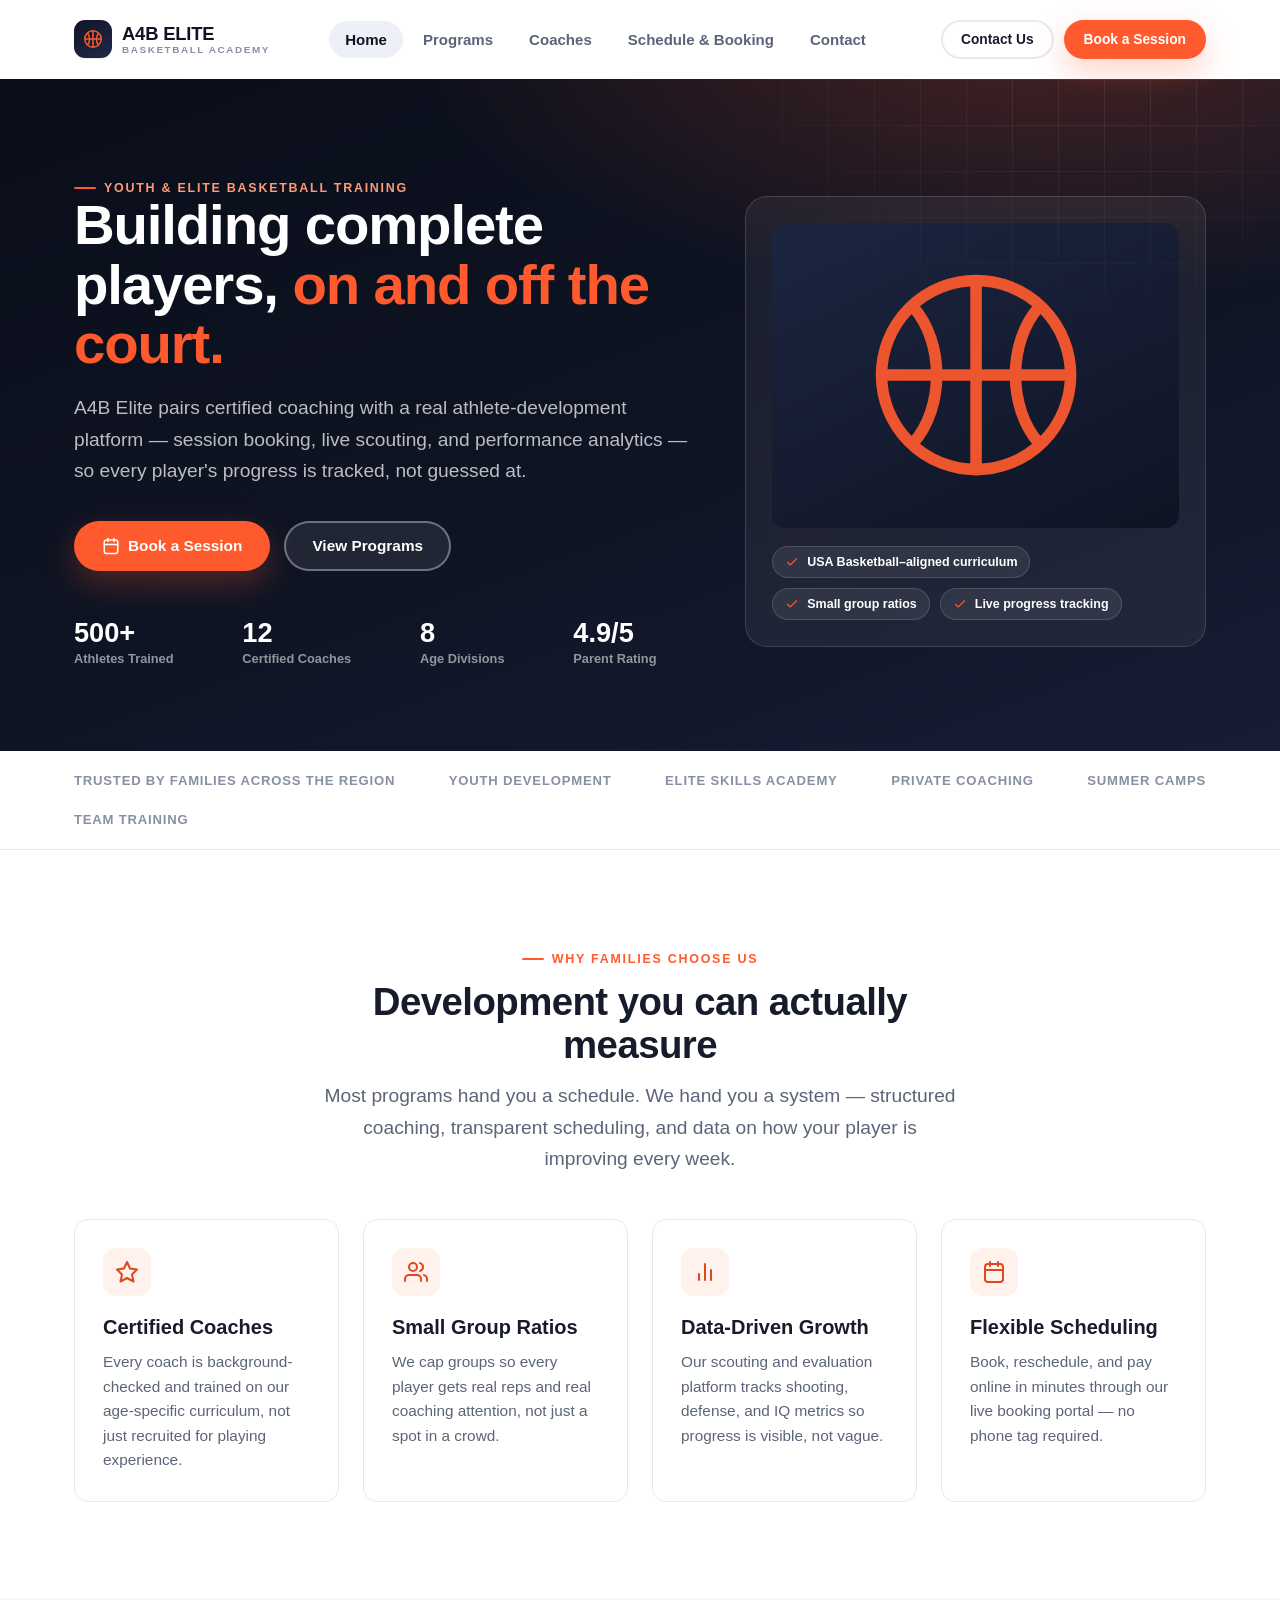
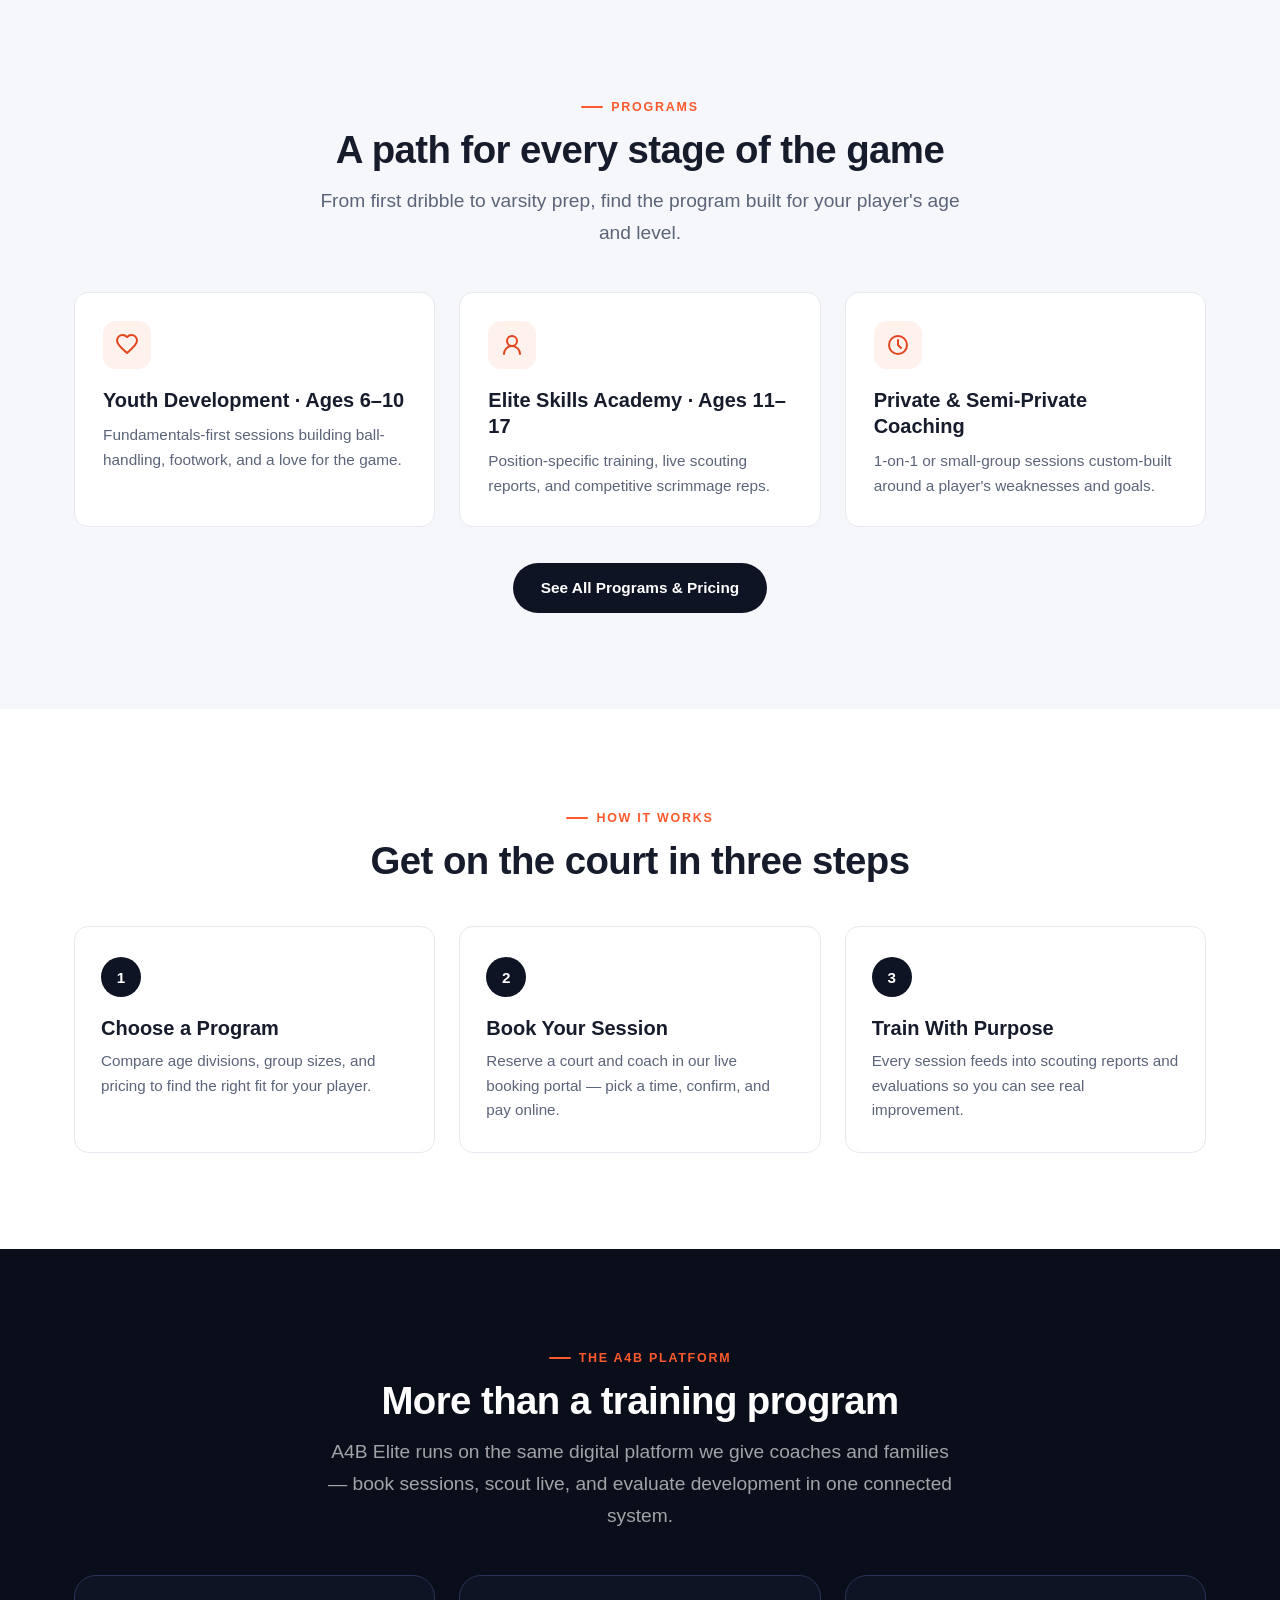
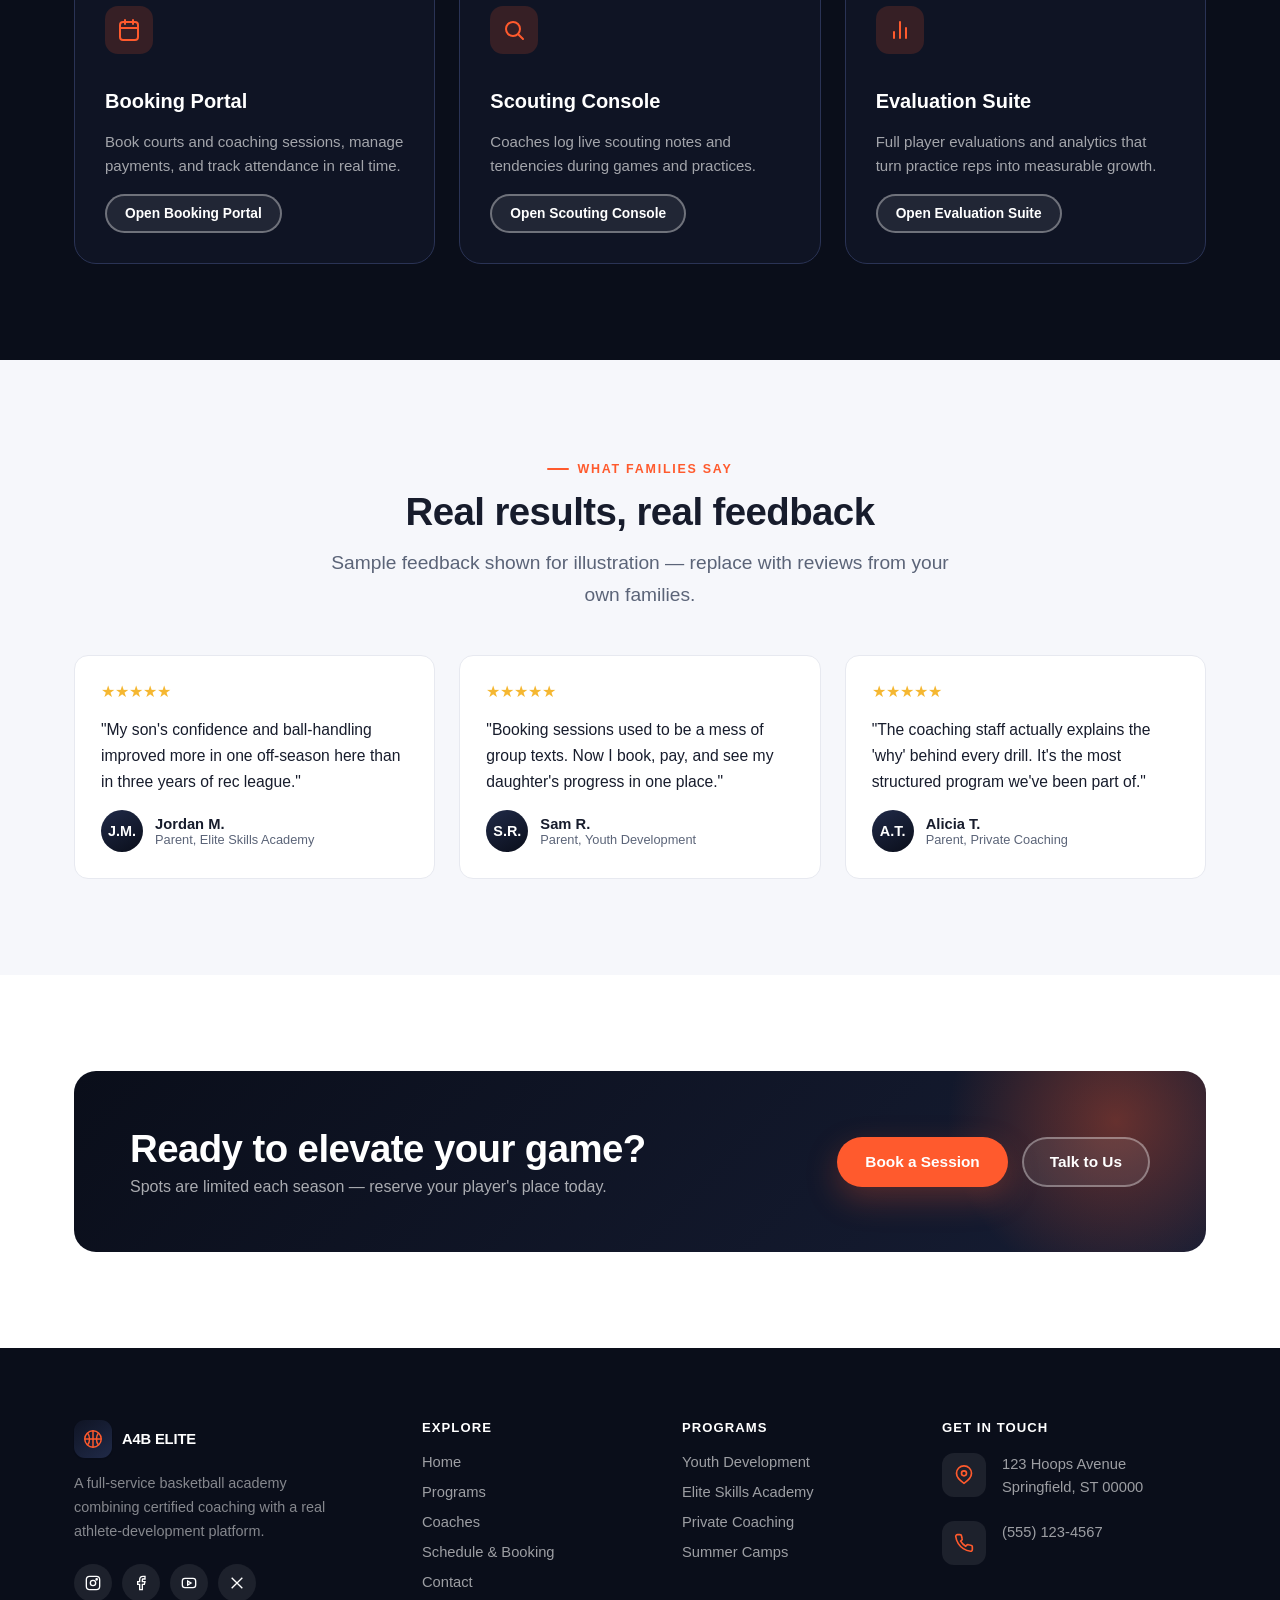
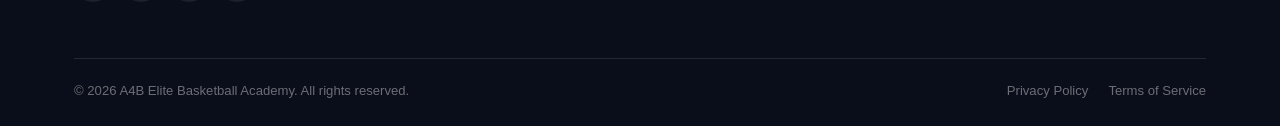
<file: index.html>
<!DOCTYPE html>
<html lang="en">
<head>
<meta charset="UTF-8">
<meta name="viewport" content="width=device-width, initial-scale=1.0">
<title>A4B Elite Basketball Academy | Player Development, Training & Camps</title>
<meta name="description" content="A4B Elite is a full-service basketball academy offering youth development programs, elite skills training, private coaching, and a complete digital platform for booking, scouting, and player analytics.">
<link rel="icon" href="data:image/svg+xml,%3Csvg xmlns='http://www.w3.org/2000/svg' viewBox='0 0 24 24'%3E%3Ccircle cx='12' cy='12' r='11' fill='%23ff5a2d'/%3E%3Cpath d='M1 12h22M12 1v22M4 4c4 4 4 12 0 16M20 4c-4 4-4 12 0 16' stroke='%230f1424' stroke-width='1.3' fill='none'/%3E%3C/svg%3E">
<link rel="stylesheet" href="assets/css/style.css">
</head>
<body>

<header class="site-header">
  <div class="container nav-row">
    <a href="index.html" class="brand">
      <span class="mark">
        <svg viewBox="0 0 24 24" fill="none" stroke="#ff5a2d" stroke-width="1.6"><circle cx="12" cy="12" r="9"/><path d="M3 12h18M12 3v18M6 5.5c3 3.4 3 9.6 0 13M18 5.5c-3 3.4-3 9.6 0 13" /></svg>
      </span>
      <span class="word">A4B ELITE<small>BASKETBALL ACADEMY</small></span>
    </a>
    <nav class="nav-links">
      <a href="index.html" data-page="index.html">Home</a>
      <a href="programs.html" data-page="programs.html">Programs</a>
      <a href="coaches.html" data-page="coaches.html">Coaches</a>
      <a href="schedule.html" data-page="schedule.html">Schedule &amp; Booking</a>
      <a href="contact.html" data-page="contact.html">Contact</a>
    </nav>
    <div class="nav-cta">
      <a href="contact.html" class="btn btn-ghost btn-sm">Contact Us</a>
      <a href="basketball_booking_system.html" class="btn btn-primary btn-sm">Book a Session</a>
    </div>
    <button class="nav-toggle" aria-label="Toggle menu" aria-expanded="false"><span></span></button>
  </div>
</header>

<main>

  <!-- HERO -->
  <section class="hero">
    <div class="container hero-grid">
      <div>
        <span class="eyebrow" style="color:#ff9a75">Youth &amp; Elite Basketball Training</span>
        <h1>Building complete players, <em>on and off the court.</em></h1>
        <p class="lede">A4B Elite pairs certified coaching with a real athlete-development platform — session booking, live scouting, and performance analytics — so every player's progress is tracked, not guessed at.</p>
        <div class="hero-actions">
          <a href="basketball_booking_system.html" class="btn btn-primary">
            <svg viewBox="0 0 24 24" fill="none" stroke="currentColor" stroke-width="2" stroke-linecap="round" stroke-linejoin="round"><rect x="3" y="4" width="18" height="18" rx="3"/><path d="M16 2v4M8 2v4M3 10h18"/></svg>
            Book a Session
          </a>
          <a href="programs.html" class="btn btn-ghost-light">View Programs</a>
        </div>
        <div class="hero-stats">
          <div class="stat"><b>500+</b><span>Athletes Trained</span></div>
          <div class="stat"><b>12</b><span>Certified Coaches</span></div>
          <div class="stat"><b>8</b><span>Age Divisions</span></div>
          <div class="stat"><b>4.9/5</b><span>Parent Rating</span></div>
        </div>
      </div>
      <div class="hero-card">
        <div class="court">
          <svg viewBox="0 0 24 24" fill="none" stroke="#ff5a2d" stroke-width="1.1"><circle cx="12" cy="12" r="9"/><path d="M3 12h18M12 3v18M6 5.5c3 3.4 3 9.6 0 13M18 5.5c-3 3.4-3 9.6 0 13" /></svg>
        </div>
        <div class="badge-row">
          <span class="hero-badge"><svg viewBox="0 0 24 24" fill="none" stroke="currentColor" stroke-width="2"><path d="M20 6L9 17l-5-5"/></svg>USA Basketball–aligned curriculum</span>
          <span class="hero-badge"><svg viewBox="0 0 24 24" fill="none" stroke="currentColor" stroke-width="2"><path d="M20 6L9 17l-5-5"/></svg>Small group ratios</span>
          <span class="hero-badge"><svg viewBox="0 0 24 24" fill="none" stroke="currentColor" stroke-width="2"><path d="M20 6L9 17l-5-5"/></svg>Live progress tracking</span>
        </div>
      </div>
    </div>
  </section>

  <!-- TRUST STRIP -->
  <section class="strip">
    <div class="container strip-row">
      <span>Trusted by families across the region</span>
      <span>Youth Development</span>
      <span>Elite Skills Academy</span>
      <span>Private Coaching</span>
      <span>Summer Camps</span>
      <span>Team Training</span>
    </div>
  </section>

  <!-- WHY US -->
  <section class="py">
    <div class="container">
      <div class="section-head center">
        <span class="eyebrow">Why Families Choose Us</span>
        <h2>Development you can actually measure</h2>
        <p class="lede" style="margin:0 auto;">Most programs hand you a schedule. We hand you a system — structured coaching, transparent scheduling, and data on how your player is improving every week.</p>
      </div>
      <div class="grid grid-4">
        <div class="card reveal">
          <div class="icon"><svg viewBox="0 0 24 24" fill="none" stroke="currentColor" stroke-width="2" stroke-linecap="round" stroke-linejoin="round"><path d="M12 2l3 6.5 7 1-5 5 1.5 7L12 18l-6.5 3.5L7 14.5 2 9.5l7-1z"/></svg></div>
          <h3>Certified Coaches</h3>
          <p>Every coach is background-checked and trained on our age-specific curriculum, not just recruited for playing experience.</p>
        </div>
        <div class="card reveal">
          <div class="icon"><svg viewBox="0 0 24 24" fill="none" stroke="currentColor" stroke-width="2" stroke-linecap="round" stroke-linejoin="round"><path d="M17 21v-2a4 4 0 0 0-4-4H5a4 4 0 0 0-4 4v2"/><circle cx="9" cy="7" r="4"/><path d="M23 21v-2a4 4 0 0 0-3-3.87M16 3.13a4 4 0 0 1 0 7.75"/></svg></div>
          <h3>Small Group Ratios</h3>
          <p>We cap groups so every player gets real reps and real coaching attention, not just a spot in a crowd.</p>
        </div>
        <div class="card reveal">
          <div class="icon"><svg viewBox="0 0 24 24" fill="none" stroke="currentColor" stroke-width="2" stroke-linecap="round" stroke-linejoin="round"><path d="M18 20V10M12 20V4M6 20v-6"/></svg></div>
          <h3>Data-Driven Growth</h3>
          <p>Our scouting and evaluation platform tracks shooting, defense, and IQ metrics so progress is visible, not vague.</p>
        </div>
        <div class="card reveal">
          <div class="icon"><svg viewBox="0 0 24 24" fill="none" stroke="currentColor" stroke-width="2" stroke-linecap="round" stroke-linejoin="round"><rect x="3" y="4" width="18" height="18" rx="3"/><path d="M16 2v4M8 2v4M3 10h18"/></svg></div>
          <h3>Flexible Scheduling</h3>
          <p>Book, reschedule, and pay online in minutes through our live booking portal — no phone tag required.</p>
        </div>
      </div>
    </div>
  </section>

  <!-- PROGRAMS PREVIEW -->
  <section class="py section-alt">
    <div class="container">
      <div class="section-head center">
        <span class="eyebrow">Programs</span>
        <h2>A path for every stage of the game</h2>
        <p class="lede" style="margin:0 auto;">From first dribble to varsity prep, find the program built for your player's age and level.</p>
      </div>
      <div class="grid grid-3">
        <div class="card reveal">
          <div class="icon"><svg viewBox="0 0 24 24" fill="none" stroke="currentColor" stroke-width="2" stroke-linecap="round" stroke-linejoin="round"><path d="M12 20l-1.4-1.3C5.4 14.4 2 11.3 2 7.6 2 4.5 4.4 2 7.5 2c1.7 0 3.4.8 4.5 2.1C13.1 2.8 14.8 2 16.5 2 19.6 2 22 4.5 22 7.6c0 3.7-3.4 6.8-8.6 11.1L12 20z"/></svg></div>
          <h3>Youth Development · Ages 6–10</h3>
          <p>Fundamentals-first sessions building ball-handling, footwork, and a love for the game.</p>
        </div>
        <div class="card reveal">
          <div class="icon"><svg viewBox="0 0 24 24" fill="none" stroke="currentColor" stroke-width="2" stroke-linecap="round" stroke-linejoin="round"><circle cx="12" cy="8" r="5"/><path d="M20 21a8 8 0 0 0-16 0"/></svg></div>
          <h3>Elite Skills Academy · Ages 11–17</h3>
          <p>Position-specific training, live scouting reports, and competitive scrimmage reps.</p>
        </div>
        <div class="card reveal">
          <div class="icon"><svg viewBox="0 0 24 24" fill="none" stroke="currentColor" stroke-width="2" stroke-linecap="round" stroke-linejoin="round"><circle cx="12" cy="12" r="9"/><path d="M12 7v5l3 3"/></svg></div>
          <h3>Private &amp; Semi-Private Coaching</h3>
          <p>1-on-1 or small-group sessions custom-built around a player's weaknesses and goals.</p>
        </div>
      </div>
      <div class="text-center" style="margin-top:36px;">
        <a href="programs.html" class="btn btn-dark">See All Programs &amp; Pricing</a>
      </div>
    </div>
  </section>

  <!-- HOW IT WORKS -->
  <section class="py">
    <div class="container">
      <div class="section-head center">
        <span class="eyebrow">How It Works</span>
        <h2>Get on the court in three steps</h2>
      </div>
      <div class="steps">
        <div class="step reveal">
          <div class="num">1</div>
          <h3>Choose a Program</h3>
          <p>Compare age divisions, group sizes, and pricing to find the right fit for your player.</p>
        </div>
        <div class="step reveal">
          <div class="num">2</div>
          <h3>Book Your Session</h3>
          <p>Reserve a court and coach in our live booking portal — pick a time, confirm, and pay online.</p>
        </div>
        <div class="step reveal">
          <div class="num">3</div>
          <h3>Train With Purpose</h3>
          <p>Every session feeds into scouting reports and evaluations so you can see real improvement.</p>
        </div>
      </div>
    </div>
  </section>

  <!-- PLATFORM -->
  <section class="py section-dark">
    <div class="container">
      <div class="section-head center">
        <span class="eyebrow">The A4B Platform</span>
        <h2>More than a training program</h2>
        <p class="lede" style="margin:0 auto;">A4B Elite runs on the same digital platform we give coaches and families — book sessions, scout live, and evaluate development in one connected system.</p>
      </div>
      <div class="grid grid-3">
        <div class="tool-card reveal">
          <div class="icon"><svg viewBox="0 0 24 24" fill="none" stroke="currentColor" stroke-width="2" stroke-linecap="round" stroke-linejoin="round"><rect x="3" y="4" width="18" height="18" rx="3"/><path d="M16 2v4M8 2v4M3 10h18"/></svg></div>
          <h3>Booking Portal</h3>
          <p>Book courts and coaching sessions, manage payments, and track attendance in real time.</p>
          <a href="basketball_booking_system.html" class="btn btn-ghost-light btn-sm">Open Booking Portal</a>
        </div>
        <div class="tool-card reveal">
          <div class="icon"><svg viewBox="0 0 24 24" fill="none" stroke="currentColor" stroke-width="2" stroke-linecap="round" stroke-linejoin="round"><circle cx="11" cy="11" r="7"/><path d="M21 21l-4.3-4.3"/></svg></div>
          <h3>Scouting Console</h3>
          <p>Coaches log live scouting notes and tendencies during games and practices.</p>
          <a href="basketball_scouting_app.html" class="btn btn-ghost-light btn-sm">Open Scouting Console</a>
        </div>
        <div class="tool-card reveal">
          <div class="icon"><svg viewBox="0 0 24 24" fill="none" stroke="currentColor" stroke-width="2" stroke-linecap="round" stroke-linejoin="round"><path d="M18 20V10M12 20V4M6 20v-6"/></svg></div>
          <h3>Evaluation Suite</h3>
          <p>Full player evaluations and analytics that turn practice reps into measurable growth.</p>
          <a href="sports_analytics_app.html" class="btn btn-ghost-light btn-sm">Open Evaluation Suite</a>
        </div>
      </div>
    </div>
  </section>

  <!-- TESTIMONIALS -->
  <section class="py section-alt">
    <div class="container">
      <div class="section-head center">
        <span class="eyebrow">What Families Say</span>
        <h2>Real results, real feedback</h2>
        <p class="lede" style="margin:0 auto;">Sample feedback shown for illustration — replace with reviews from your own families.</p>
      </div>
      <div class="grid grid-3">
        <div class="quote-card reveal">
          <div class="stars">★★★★★</div>
          <p class="quote">"My son's confidence and ball-handling improved more in one off-season here than in three years of rec league."</p>
          <div class="quote-who">
            <div class="avatar" style="width:42px;height:42px;font-size:.9rem;">J.M.</div>
            <div><div class="name">Jordan M.</div><div class="meta">Parent, Elite Skills Academy</div></div>
          </div>
        </div>
        <div class="quote-card reveal">
          <div class="stars">★★★★★</div>
          <p class="quote">"Booking sessions used to be a mess of group texts. Now I book, pay, and see my daughter's progress in one place."</p>
          <div class="quote-who">
            <div class="avatar" style="width:42px;height:42px;font-size:.9rem;">S.R.</div>
            <div><div class="name">Sam R.</div><div class="meta">Parent, Youth Development</div></div>
          </div>
        </div>
        <div class="quote-card reveal">
          <div class="stars">★★★★★</div>
          <p class="quote">"The coaching staff actually explains the 'why' behind every drill. It's the most structured program we've been part of."</p>
          <div class="quote-who">
            <div class="avatar" style="width:42px;height:42px;font-size:.9rem;">A.T.</div>
            <div><div class="name">Alicia T.</div><div class="meta">Parent, Private Coaching</div></div>
          </div>
        </div>
      </div>
    </div>
  </section>

  <!-- CTA -->
  <section class="py">
    <div class="container">
      <div class="cta-band reveal">
        <div>
          <h2>Ready to elevate your game?</h2>
          <p>Spots are limited each season — reserve your player's place today.</p>
        </div>
        <div class="actions">
          <a href="basketball_booking_system.html" class="btn btn-primary">Book a Session</a>
          <a href="contact.html" class="btn btn-ghost-light">Talk to Us</a>
        </div>
      </div>
    </div>
  </section>

</main>

<footer class="site-footer">
  <div class="container">
    <div class="footer-grid">
      <div>
        <a href="index.html" class="brand">
          <span class="mark"><svg viewBox="0 0 24 24" fill="none" stroke="#ff5a2d" stroke-width="1.6"><circle cx="12" cy="12" r="9"/><path d="M3 12h18M12 3v18M6 5.5c3 3.4 3 9.6 0 13M18 5.5c-3 3.4-3 9.6 0 13" /></svg></span>
          <span class="word">A4B ELITE</span>
        </a>
        <p class="about">A full-service basketball academy combining certified coaching with a real athlete-development platform.</p>
        <div class="social-row">
          <a href="#" aria-label="Instagram"><svg viewBox="0 0 24 24" fill="none" stroke="currentColor" stroke-width="2"><rect x="2" y="2" width="20" height="20" rx="5"/><circle cx="12" cy="12" r="4"/><circle cx="17.5" cy="6.5" r="1"/></svg></a>
          <a href="#" aria-label="Facebook"><svg viewBox="0 0 24 24" fill="none" stroke="currentColor" stroke-width="2"><path d="M18 2h-3a5 5 0 0 0-5 5v3H7v4h3v8h4v-8h3l1-4h-4V7a1 1 0 0 1 1-1h3z"/></svg></a>
          <a href="#" aria-label="YouTube"><svg viewBox="0 0 24 24" fill="none" stroke="currentColor" stroke-width="2"><rect x="2" y="5" width="20" height="14" rx="4"/><path d="M10 9l5 3-5 3z"/></svg></a>
          <a href="#" aria-label="X"><svg viewBox="0 0 24 24" fill="none" stroke="currentColor" stroke-width="2"><path d="M4 4l16 16M20 4L4 20"/></svg></a>
        </div>
      </div>
      <div>
        <h5>Explore</h5>
        <ul>
          <li><a href="index.html">Home</a></li>
          <li><a href="programs.html">Programs</a></li>
          <li><a href="coaches.html">Coaches</a></li>
          <li><a href="schedule.html">Schedule &amp; Booking</a></li>
          <li><a href="contact.html">Contact</a></li>
        </ul>
      </div>
      <div>
        <h5>Programs</h5>
        <ul>
          <li><a href="programs.html#youth">Youth Development</a></li>
          <li><a href="programs.html#elite">Elite Skills Academy</a></li>
          <li><a href="programs.html#private">Private Coaching</a></li>
          <li><a href="programs.html#camps">Summer Camps</a></li>
        </ul>
      </div>
      <div>
        <h5>Get In Touch</h5>
        <div class="info-list">
          <div class="info-item">
            <div class="icon"><svg viewBox="0 0 24 24" fill="none" stroke="currentColor" stroke-width="2"><path d="M21 10c0 6-9 12-9 12S3 16 3 10a9 9 0 0 1 18 0z"/><circle cx="12" cy="10" r="3"/></svg></div>
            <p>123 Hoops Avenue<br>Springfield, ST 00000</p>
          </div>
          <div class="info-item">
            <div class="icon"><svg viewBox="0 0 24 24" fill="none" stroke="currentColor" stroke-width="2"><path d="M22 16.9v3a2 2 0 0 1-2.2 2 19.8 19.8 0 0 1-8.6-3.1 19.5 19.5 0 0 1-6-6A19.8 19.8 0 0 1 2.1 4.2 2 2 0 0 1 4.1 2h3a2 2 0 0 1 2 1.7c.1.9.3 1.8.6 2.7a2 2 0 0 1-.4 2.1L8 9.8a16 16 0 0 0 6 6l1.3-1.3a2 2 0 0 1 2.1-.4c.9.3 1.8.5 2.7.6a2 2 0 0 1 1.9 2.1z"/></svg></div>
            <p><a href="tel:+15551234567">(555) 123-4567</a></p>
          </div>
        </div>
      </div>
    </div>
    <div class="footer-bottom">
      <span>© <span data-year></span> A4B Elite Basketball Academy. All rights reserved.</span>
      <div class="legal"><a href="#">Privacy Policy</a><a href="#">Terms of Service</a></div>
    </div>
  </div>
</footer>

<script src="assets/js/main.js"></script>
</body>
</html>
</file>
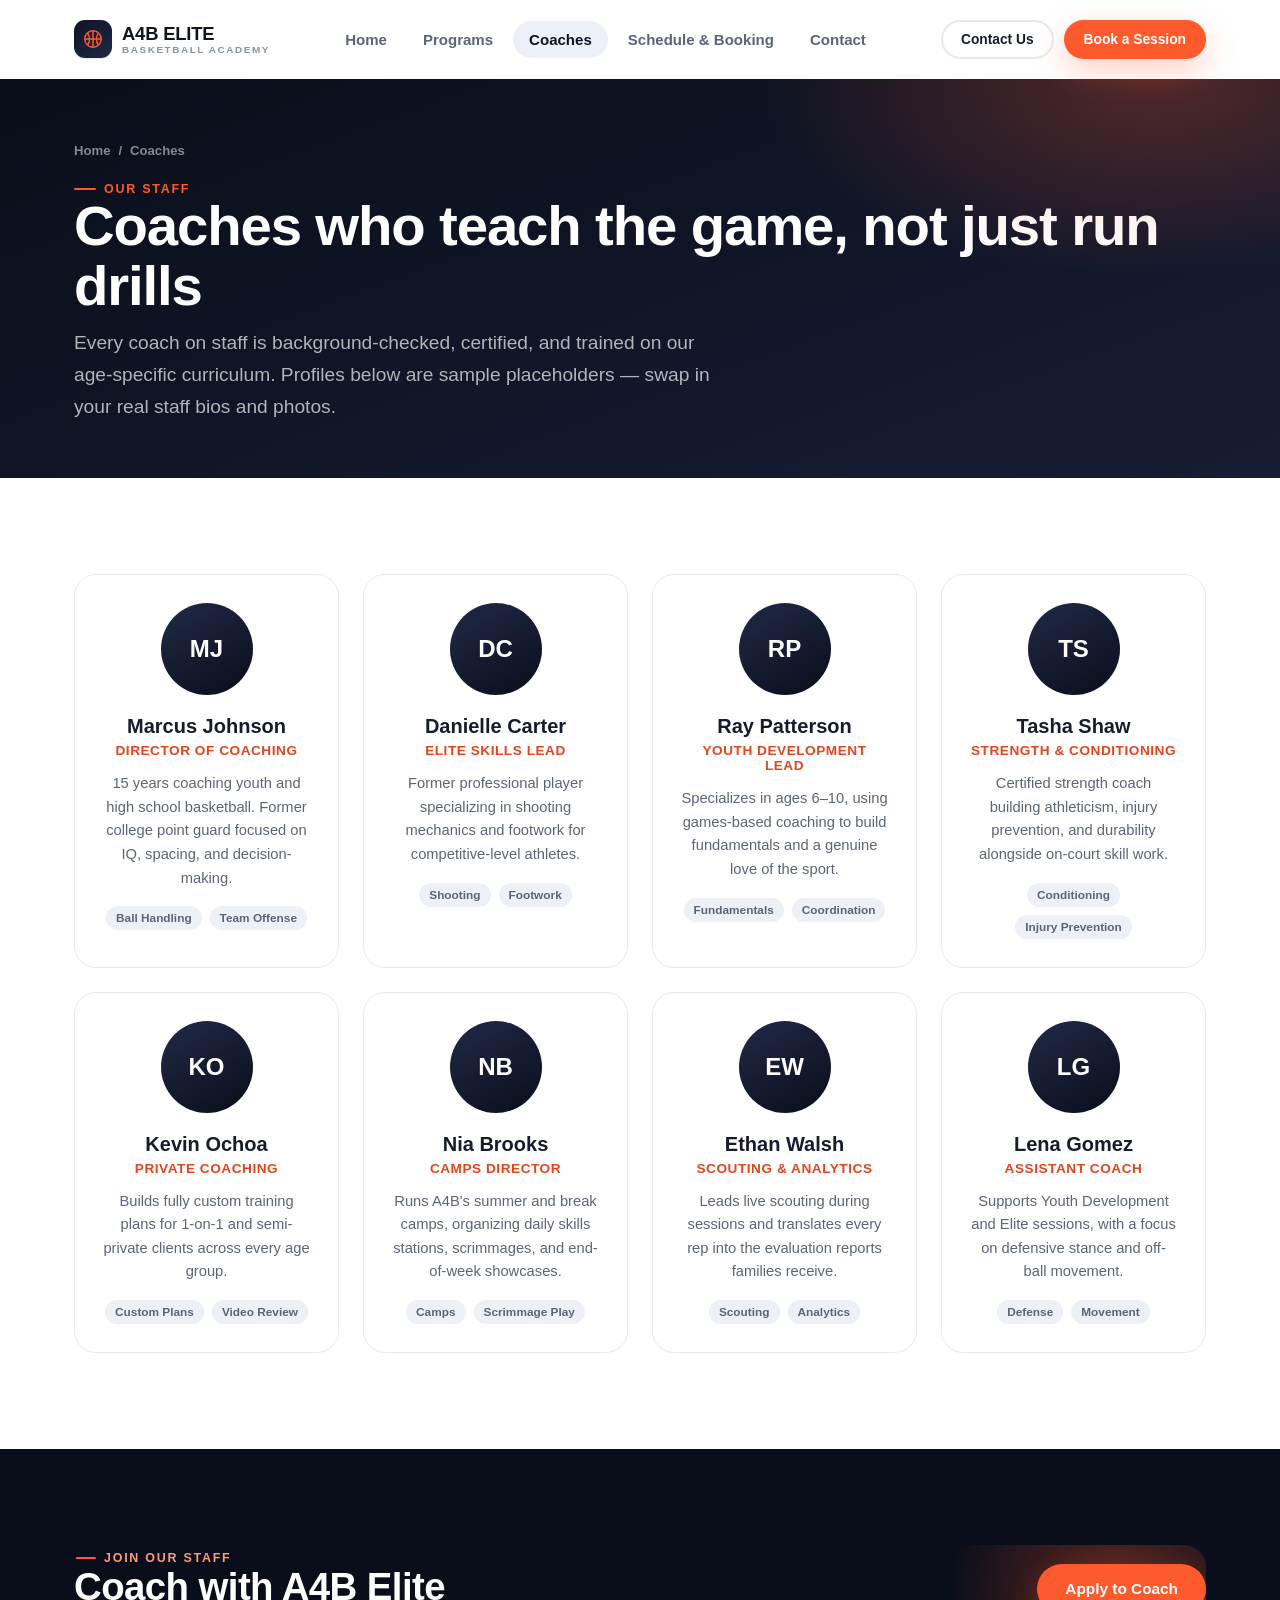
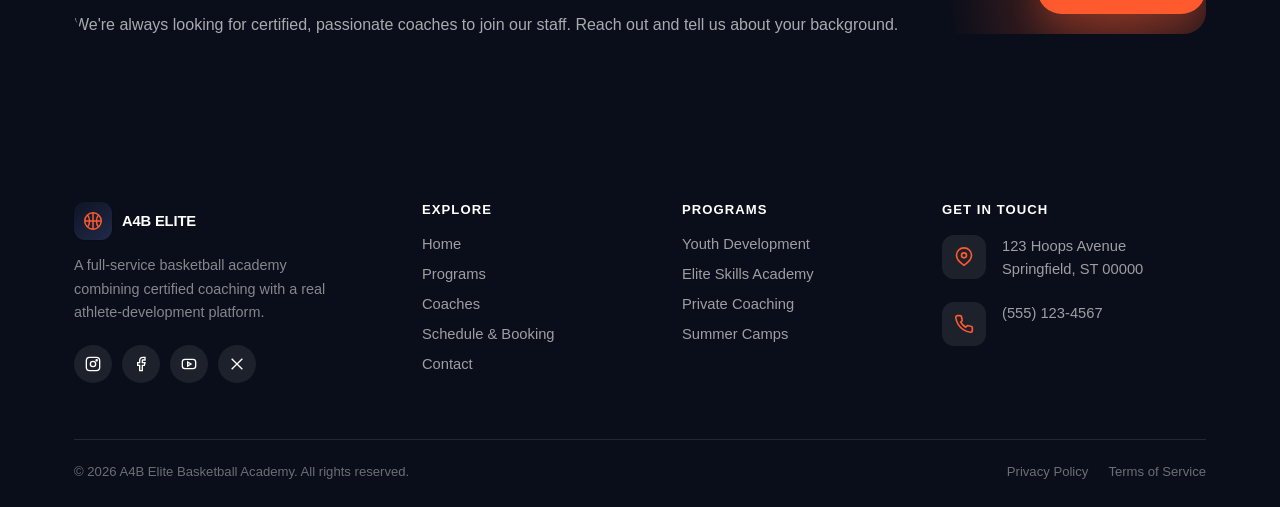
<file: coaches.html>
<!DOCTYPE html>
<html lang="en">
<head>
<meta charset="UTF-8">
<meta name="viewport" content="width=device-width, initial-scale=1.0">
<title>Our Coaches | A4B Elite Basketball Academy</title>
<meta name="description" content="Meet the certified coaching staff behind A4B Elite Basketball Academy's youth development, elite skills, and private coaching programs.">
<link rel="icon" href="data:image/svg+xml,%3Csvg xmlns='http://www.w3.org/2000/svg' viewBox='0 0 24 24'%3E%3Ccircle cx='12' cy='12' r='11' fill='%23ff5a2d'/%3E%3Cpath d='M1 12h22M12 1v22M4 4c4 4 4 12 0 16M20 4c-4 4-4 12 0 16' stroke='%230f1424' stroke-width='1.3' fill='none'/%3E%3C/svg%3E">
<link rel="stylesheet" href="assets/css/style.css">
</head>
<body>

<header class="site-header">
  <div class="container nav-row">
    <a href="index.html" class="brand">
      <span class="mark"><svg viewBox="0 0 24 24" fill="none" stroke="#ff5a2d" stroke-width="1.6"><circle cx="12" cy="12" r="9"/><path d="M3 12h18M12 3v18M6 5.5c3 3.4 3 9.6 0 13M18 5.5c-3 3.4-3 9.6 0 13" /></svg></span>
      <span class="word">A4B ELITE<small>BASKETBALL ACADEMY</small></span>
    </a>
    <nav class="nav-links">
      <a href="index.html" data-page="index.html">Home</a>
      <a href="programs.html" data-page="programs.html">Programs</a>
      <a href="coaches.html" data-page="coaches.html">Coaches</a>
      <a href="schedule.html" data-page="schedule.html">Schedule &amp; Booking</a>
      <a href="contact.html" data-page="contact.html">Contact</a>
    </nav>
    <div class="nav-cta">
      <a href="contact.html" class="btn btn-ghost btn-sm">Contact Us</a>
      <a href="basketball_booking_system.html" class="btn btn-primary btn-sm">Book a Session</a>
    </div>
    <button class="nav-toggle" aria-label="Toggle menu" aria-expanded="false"><span></span></button>
  </div>
</header>

<main>

  <section class="page-hero">
    <div class="container">
      <div class="crumbs"><a href="index.html">Home</a> / <span>Coaches</span></div>
      <span class="eyebrow">Our Staff</span>
      <h1>Coaches who teach the game, not just run drills</h1>
      <p class="lede">Every coach on staff is background-checked, certified, and trained on our age-specific curriculum. Profiles below are sample placeholders — swap in your real staff bios and photos.</p>
    </div>
  </section>

  <section class="py">
    <div class="container">
      <div class="grid grid-4">

        <div class="coach-card reveal">
          <div class="avatar">MJ</div>
          <h3>Marcus Johnson</h3>
          <div class="role">Director of Coaching</div>
          <p class="bio">15 years coaching youth and high school basketball. Former college point guard focused on IQ, spacing, and decision-making.</p>
          <div class="tag-row"><span class="tag">Ball Handling</span><span class="tag">Team Offense</span></div>
        </div>

        <div class="coach-card reveal">
          <div class="avatar">DC</div>
          <h3>Danielle Carter</h3>
          <div class="role">Elite Skills Lead</div>
          <p class="bio">Former professional player specializing in shooting mechanics and footwork for competitive-level athletes.</p>
          <div class="tag-row"><span class="tag">Shooting</span><span class="tag">Footwork</span></div>
        </div>

        <div class="coach-card reveal">
          <div class="avatar">RP</div>
          <h3>Ray Patterson</h3>
          <div class="role">Youth Development Lead</div>
          <p class="bio">Specializes in ages 6–10, using games-based coaching to build fundamentals and a genuine love of the sport.</p>
          <div class="tag-row"><span class="tag">Fundamentals</span><span class="tag">Coordination</span></div>
        </div>

        <div class="coach-card reveal">
          <div class="avatar">TS</div>
          <h3>Tasha Shaw</h3>
          <div class="role">Strength &amp; Conditioning</div>
          <p class="bio">Certified strength coach building athleticism, injury prevention, and durability alongside on-court skill work.</p>
          <div class="tag-row"><span class="tag">Conditioning</span><span class="tag">Injury Prevention</span></div>
        </div>

        <div class="coach-card reveal">
          <div class="avatar">KO</div>
          <h3>Kevin Ochoa</h3>
          <div class="role">Private Coaching</div>
          <p class="bio">Builds fully custom training plans for 1-on-1 and semi-private clients across every age group.</p>
          <div class="tag-row"><span class="tag">Custom Plans</span><span class="tag">Video Review</span></div>
        </div>

        <div class="coach-card reveal">
          <div class="avatar">NB</div>
          <h3>Nia Brooks</h3>
          <div class="role">Camps Director</div>
          <p class="bio">Runs A4B's summer and break camps, organizing daily skills stations, scrimmages, and end-of-week showcases.</p>
          <div class="tag-row"><span class="tag">Camps</span><span class="tag">Scrimmage Play</span></div>
        </div>

        <div class="coach-card reveal">
          <div class="avatar">EW</div>
          <h3>Ethan Walsh</h3>
          <div class="role">Scouting &amp; Analytics</div>
          <p class="bio">Leads live scouting during sessions and translates every rep into the evaluation reports families receive.</p>
          <div class="tag-row"><span class="tag">Scouting</span><span class="tag">Analytics</span></div>
        </div>

        <div class="coach-card reveal">
          <div class="avatar">LG</div>
          <h3>Lena Gomez</h3>
          <div class="role">Assistant Coach</div>
          <p class="bio">Supports Youth Development and Elite sessions, with a focus on defensive stance and off-ball movement.</p>
          <div class="tag-row"><span class="tag">Defense</span><span class="tag">Movement</span></div>
        </div>

      </div>
    </div>
  </section>

  <section class="py section-dark">
    <div class="container">
      <div class="cta-band reveal" style="background:none;padding:0;">
        <div>
          <span class="eyebrow" style="color:#ff9a75">Join Our Staff</span>
          <h2>Coach with A4B Elite</h2>
          <p>We're always looking for certified, passionate coaches to join our staff. Reach out and tell us about your background.</p>
        </div>
        <div class="actions">
          <a href="contact.html" class="btn btn-primary">Apply to Coach</a>
        </div>
      </div>
    </div>
  </section>

</main>

<footer class="site-footer">
  <div class="container">
    <div class="footer-grid">
      <div>
        <a href="index.html" class="brand">
          <span class="mark"><svg viewBox="0 0 24 24" fill="none" stroke="#ff5a2d" stroke-width="1.6"><circle cx="12" cy="12" r="9"/><path d="M3 12h18M12 3v18M6 5.5c3 3.4 3 9.6 0 13M18 5.5c-3 3.4-3 9.6 0 13" /></svg></span>
          <span class="word">A4B ELITE</span>
        </a>
        <p class="about">A full-service basketball academy combining certified coaching with a real athlete-development platform.</p>
        <div class="social-row">
          <a href="#" aria-label="Instagram"><svg viewBox="0 0 24 24" fill="none" stroke="currentColor" stroke-width="2"><rect x="2" y="2" width="20" height="20" rx="5"/><circle cx="12" cy="12" r="4"/><circle cx="17.5" cy="6.5" r="1"/></svg></a>
          <a href="#" aria-label="Facebook"><svg viewBox="0 0 24 24" fill="none" stroke="currentColor" stroke-width="2"><path d="M18 2h-3a5 5 0 0 0-5 5v3H7v4h3v8h4v-8h3l1-4h-4V7a1 1 0 0 1 1-1h3z"/></svg></a>
          <a href="#" aria-label="YouTube"><svg viewBox="0 0 24 24" fill="none" stroke="currentColor" stroke-width="2"><rect x="2" y="5" width="20" height="14" rx="4"/><path d="M10 9l5 3-5 3z"/></svg></a>
          <a href="#" aria-label="X"><svg viewBox="0 0 24 24" fill="none" stroke="currentColor" stroke-width="2"><path d="M4 4l16 16M20 4L4 20"/></svg></a>
        </div>
      </div>
      <div>
        <h5>Explore</h5>
        <ul>
          <li><a href="index.html">Home</a></li>
          <li><a href="programs.html">Programs</a></li>
          <li><a href="coaches.html">Coaches</a></li>
          <li><a href="schedule.html">Schedule &amp; Booking</a></li>
          <li><a href="contact.html">Contact</a></li>
        </ul>
      </div>
      <div>
        <h5>Programs</h5>
        <ul>
          <li><a href="programs.html#youth">Youth Development</a></li>
          <li><a href="programs.html#elite">Elite Skills Academy</a></li>
          <li><a href="programs.html#private">Private Coaching</a></li>
          <li><a href="programs.html#camps">Summer Camps</a></li>
        </ul>
      </div>
      <div>
        <h5>Get In Touch</h5>
        <div class="info-list">
          <div class="info-item">
            <div class="icon"><svg viewBox="0 0 24 24" fill="none" stroke="currentColor" stroke-width="2"><path d="M21 10c0 6-9 12-9 12S3 16 3 10a9 9 0 0 1 18 0z"/><circle cx="12" cy="10" r="3"/></svg></div>
            <p>123 Hoops Avenue<br>Springfield, ST 00000</p>
          </div>
          <div class="info-item">
            <div class="icon"><svg viewBox="0 0 24 24" fill="none" stroke="currentColor" stroke-width="2"><path d="M22 16.9v3a2 2 0 0 1-2.2 2 19.8 19.8 0 0 1-8.6-3.1 19.5 19.5 0 0 1-6-6A19.8 19.8 0 0 1 2.1 4.2 2 2 0 0 1 4.1 2h3a2 2 0 0 1 2 1.7c.1.9.3 1.8.6 2.7a2 2 0 0 1-.4 2.1L8 9.8a16 16 0 0 0 6 6l1.3-1.3a2 2 0 0 1 2.1-.4c.9.3 1.8.5 2.7.6a2 2 0 0 1 1.9 2.1z"/></svg></div>
            <p><a href="tel:+15551234567">(555) 123-4567</a></p>
          </div>
        </div>
      </div>
    </div>
    <div class="footer-bottom">
      <span>© <span data-year></span> A4B Elite Basketball Academy. All rights reserved.</span>
      <div class="legal"><a href="#">Privacy Policy</a><a href="#">Terms of Service</a></div>
    </div>
  </div>
</footer>

<script src="assets/js/main.js"></script>
</body>
</html>
</file>
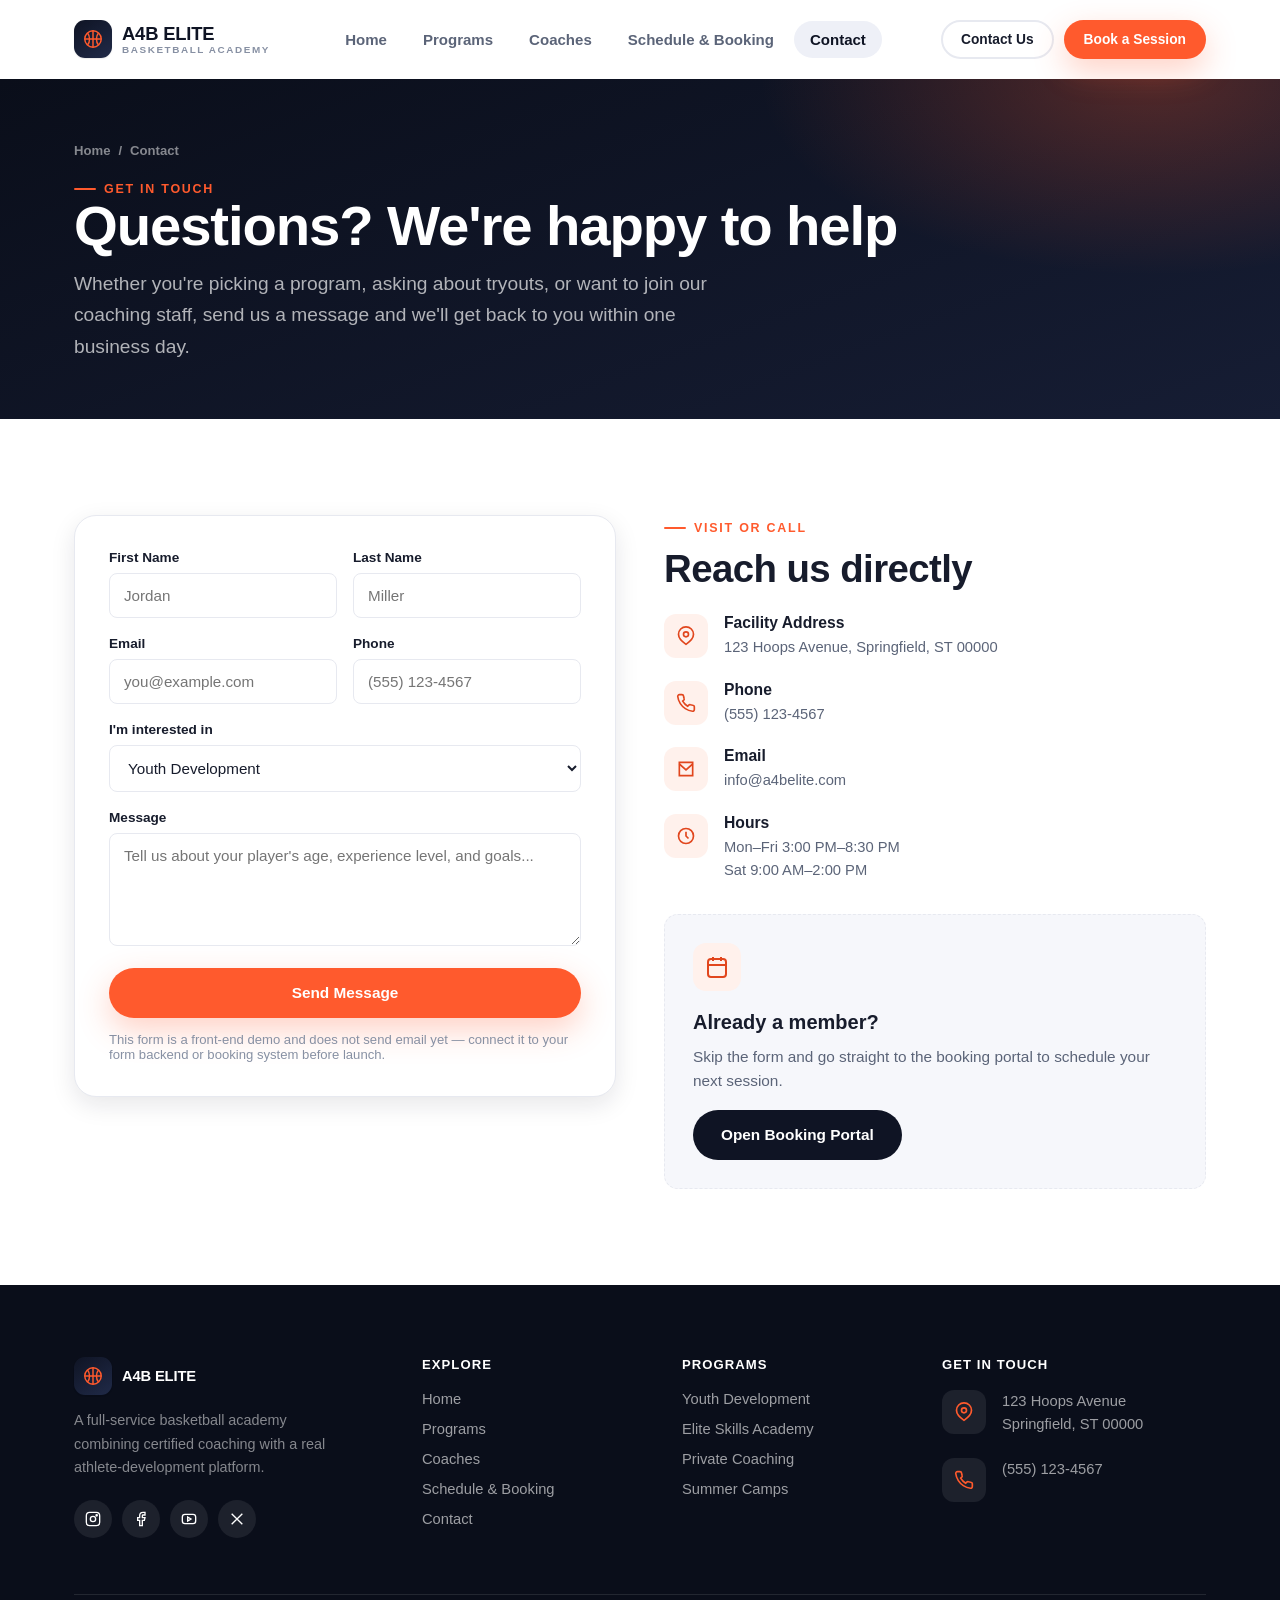
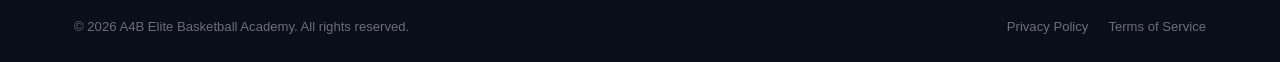
<file: contact.html>
<!DOCTYPE html>
<html lang="en">
<head>
<meta charset="UTF-8">
<meta name="viewport" content="width=device-width, initial-scale=1.0">
<title>Contact Us | A4B Elite Basketball Academy</title>
<meta name="description" content="Get in touch with A4B Elite Basketball Academy about programs, tryouts, private coaching, or joining our coaching staff.">
<link rel="icon" href="data:image/svg+xml,%3Csvg xmlns='http://www.w3.org/2000/svg' viewBox='0 0 24 24'%3E%3Ccircle cx='12' cy='12' r='11' fill='%23ff5a2d'/%3E%3Cpath d='M1 12h22M12 1v22M4 4c4 4 4 12 0 16M20 4c-4 4-4 12 0 16' stroke='%230f1424' stroke-width='1.3' fill='none'/%3E%3C/svg%3E">
<link rel="stylesheet" href="assets/css/style.css">
</head>
<body>

<header class="site-header">
  <div class="container nav-row">
    <a href="index.html" class="brand">
      <span class="mark"><svg viewBox="0 0 24 24" fill="none" stroke="#ff5a2d" stroke-width="1.6"><circle cx="12" cy="12" r="9"/><path d="M3 12h18M12 3v18M6 5.5c3 3.4 3 9.6 0 13M18 5.5c-3 3.4-3 9.6 0 13" /></svg></span>
      <span class="word">A4B ELITE<small>BASKETBALL ACADEMY</small></span>
    </a>
    <nav class="nav-links">
      <a href="index.html" data-page="index.html">Home</a>
      <a href="programs.html" data-page="programs.html">Programs</a>
      <a href="coaches.html" data-page="coaches.html">Coaches</a>
      <a href="schedule.html" data-page="schedule.html">Schedule &amp; Booking</a>
      <a href="contact.html" data-page="contact.html">Contact</a>
    </nav>
    <div class="nav-cta">
      <a href="contact.html" class="btn btn-ghost btn-sm">Contact Us</a>
      <a href="basketball_booking_system.html" class="btn btn-primary btn-sm">Book a Session</a>
    </div>
    <button class="nav-toggle" aria-label="Toggle menu" aria-expanded="false"><span></span></button>
  </div>
</header>

<main>

  <section class="page-hero">
    <div class="container">
      <div class="crumbs"><a href="index.html">Home</a> / <span>Contact</span></div>
      <span class="eyebrow">Get In Touch</span>
      <h1>Questions? We're happy to help</h1>
      <p class="lede">Whether you're picking a program, asking about tryouts, or want to join our coaching staff, send us a message and we'll get back to you within one business day.</p>
    </div>
  </section>

  <section class="py">
    <div class="container">
      <div class="grid grid-2" style="align-items:start;gap:48px;">

        <div class="form-card reveal">
          <div class="form-success" id="formSuccess">
            <svg viewBox="0 0 24 24" fill="none" stroke="currentColor" stroke-width="2"><path d="M20 6L9 17l-5-5"/></svg>
            Thanks! This is a demo form — no message was actually sent, but this is what confirmation looks like.
          </div>
          <form id="contactForm">
            <div class="field-row">
              <div class="field">
                <label for="firstName">First Name</label>
                <input type="text" id="firstName" name="firstName" placeholder="Jordan" required>
              </div>
              <div class="field">
                <label for="lastName">Last Name</label>
                <input type="text" id="lastName" name="lastName" placeholder="Miller" required>
              </div>
            </div>
            <div class="field-row">
              <div class="field">
                <label for="email">Email</label>
                <input type="email" id="email" name="email" placeholder="you@example.com" required>
              </div>
              <div class="field">
                <label for="phone">Phone</label>
                <input type="tel" id="phone" name="phone" placeholder="(555) 123-4567">
              </div>
            </div>
            <div class="field">
              <label for="topic">I'm interested in</label>
              <select id="topic" name="topic">
                <option>Youth Development</option>
                <option>Elite Skills Academy</option>
                <option>Private Coaching</option>
                <option>Summer Camps</option>
                <option>Coaching Job Openings</option>
                <option>Something Else</option>
              </select>
            </div>
            <div class="field">
              <label for="message">Message</label>
              <textarea id="message" name="message" rows="5" placeholder="Tell us about your player's age, experience level, and goals..." required></textarea>
            </div>
            <button type="submit" class="btn btn-primary btn-block">Send Message</button>
            <p class="form-note">This form is a front-end demo and does not send email yet — connect it to your form backend or booking system before launch.</p>
          </form>
        </div>

        <div class="stack" style="gap:32px;">
          <div>
            <span class="eyebrow">Visit or Call</span>
            <h2 style="margin-top:12px;margin-bottom:24px;">Reach us directly</h2>
            <div class="info-list">
              <div class="info-item">
                <div class="icon"><svg viewBox="0 0 24 24" fill="none" stroke="currentColor" stroke-width="2"><path d="M21 10c0 6-9 12-9 12S3 16 3 10a9 9 0 0 1 18 0z"/><circle cx="12" cy="10" r="3"/></svg></div>
                <div><h4>Facility Address</h4><p>123 Hoops Avenue, Springfield, ST 00000</p></div>
              </div>
              <div class="info-item">
                <div class="icon"><svg viewBox="0 0 24 24" fill="none" stroke="currentColor" stroke-width="2"><path d="M22 16.9v3a2 2 0 0 1-2.2 2 19.8 19.8 0 0 1-8.6-3.1 19.5 19.5 0 0 1-6-6A19.8 19.8 0 0 1 2.1 4.2 2 2 0 0 1 4.1 2h3a2 2 0 0 1 2 1.7c.1.9.3 1.8.6 2.7a2 2 0 0 1-.4 2.1L8 9.8a16 16 0 0 0 6 6l1.3-1.3a2 2 0 0 1 2.1-.4c.9.3 1.8.5 2.7.6a2 2 0 0 1 1.9 2.1z"/></svg></div>
                <div><h4>Phone</h4><p><a href="tel:+15551234567">(555) 123-4567</a></p></div>
              </div>
              <div class="info-item">
                <div class="icon"><svg viewBox="0 0 24 24" fill="none" stroke="currentColor" stroke-width="2"><path d="M4 4h16v16H4z"/><path d="M4 6l8 7 8-7"/></svg></div>
                <div><h4>Email</h4><p><a href="mailto:info@a4belite.com">info@a4belite.com</a></p></div>
              </div>
              <div class="info-item">
                <div class="icon"><svg viewBox="0 0 24 24" fill="none" stroke="currentColor" stroke-width="2"><circle cx="12" cy="12" r="9"/><path d="M12 7v5l3 3"/></svg></div>
                <div><h4>Hours</h4><p>Mon–Fri 3:00 PM–8:30 PM<br>Sat 9:00 AM–2:00 PM</p></div>
              </div>
            </div>
          </div>

          <div class="card" style="background:var(--paper-2);border-style:dashed;">
            <div class="icon"><svg viewBox="0 0 24 24" fill="none" stroke="currentColor" stroke-width="2"><rect x="3" y="4" width="18" height="18" rx="3"/><path d="M16 2v4M8 2v4M3 10h18"/></svg></div>
            <h3>Already a member?</h3>
            <p style="margin-bottom:16px;">Skip the form and go straight to the booking portal to schedule your next session.</p>
            <a href="basketball_booking_system.html" class="btn btn-dark">Open Booking Portal</a>
          </div>
        </div>

      </div>
    </div>
  </section>

</main>

<footer class="site-footer">
  <div class="container">
    <div class="footer-grid">
      <div>
        <a href="index.html" class="brand">
          <span class="mark"><svg viewBox="0 0 24 24" fill="none" stroke="#ff5a2d" stroke-width="1.6"><circle cx="12" cy="12" r="9"/><path d="M3 12h18M12 3v18M6 5.5c3 3.4 3 9.6 0 13M18 5.5c-3 3.4-3 9.6 0 13" /></svg></span>
          <span class="word">A4B ELITE</span>
        </a>
        <p class="about">A full-service basketball academy combining certified coaching with a real athlete-development platform.</p>
        <div class="social-row">
          <a href="#" aria-label="Instagram"><svg viewBox="0 0 24 24" fill="none" stroke="currentColor" stroke-width="2"><rect x="2" y="2" width="20" height="20" rx="5"/><circle cx="12" cy="12" r="4"/><circle cx="17.5" cy="6.5" r="1"/></svg></a>
          <a href="#" aria-label="Facebook"><svg viewBox="0 0 24 24" fill="none" stroke="currentColor" stroke-width="2"><path d="M18 2h-3a5 5 0 0 0-5 5v3H7v4h3v8h4v-8h3l1-4h-4V7a1 1 0 0 1 1-1h3z"/></svg></a>
          <a href="#" aria-label="YouTube"><svg viewBox="0 0 24 24" fill="none" stroke="currentColor" stroke-width="2"><rect x="2" y="5" width="20" height="14" rx="4"/><path d="M10 9l5 3-5 3z"/></svg></a>
          <a href="#" aria-label="X"><svg viewBox="0 0 24 24" fill="none" stroke="currentColor" stroke-width="2"><path d="M4 4l16 16M20 4L4 20"/></svg></a>
        </div>
      </div>
      <div>
        <h5>Explore</h5>
        <ul>
          <li><a href="index.html">Home</a></li>
          <li><a href="programs.html">Programs</a></li>
          <li><a href="coaches.html">Coaches</a></li>
          <li><a href="schedule.html">Schedule &amp; Booking</a></li>
          <li><a href="contact.html">Contact</a></li>
        </ul>
      </div>
      <div>
        <h5>Programs</h5>
        <ul>
          <li><a href="programs.html#youth">Youth Development</a></li>
          <li><a href="programs.html#elite">Elite Skills Academy</a></li>
          <li><a href="programs.html#private">Private Coaching</a></li>
          <li><a href="programs.html#camps">Summer Camps</a></li>
        </ul>
      </div>
      <div>
        <h5>Get In Touch</h5>
        <div class="info-list">
          <div class="info-item">
            <div class="icon"><svg viewBox="0 0 24 24" fill="none" stroke="currentColor" stroke-width="2"><path d="M21 10c0 6-9 12-9 12S3 16 3 10a9 9 0 0 1 18 0z"/><circle cx="12" cy="10" r="3"/></svg></div>
            <p>123 Hoops Avenue<br>Springfield, ST 00000</p>
          </div>
          <div class="info-item">
            <div class="icon"><svg viewBox="0 0 24 24" fill="none" stroke="currentColor" stroke-width="2"><path d="M22 16.9v3a2 2 0 0 1-2.2 2 19.8 19.8 0 0 1-8.6-3.1 19.5 19.5 0 0 1-6-6A19.8 19.8 0 0 1 2.1 4.2 2 2 0 0 1 4.1 2h3a2 2 0 0 1 2 1.7c.1.9.3 1.8.6 2.7a2 2 0 0 1-.4 2.1L8 9.8a16 16 0 0 0 6 6l1.3-1.3a2 2 0 0 1 2.1-.4c.9.3 1.8.5 2.7.6a2 2 0 0 1 1.9 2.1z"/></svg></div>
            <p><a href="tel:+15551234567">(555) 123-4567</a></p>
          </div>
        </div>
      </div>
    </div>
    <div class="footer-bottom">
      <span>© <span data-year></span> A4B Elite Basketball Academy. All rights reserved.</span>
      <div class="legal"><a href="#">Privacy Policy</a><a href="#">Terms of Service</a></div>
    </div>
  </div>
</footer>

<script src="assets/js/main.js"></script>
</body>
</html>
</file>
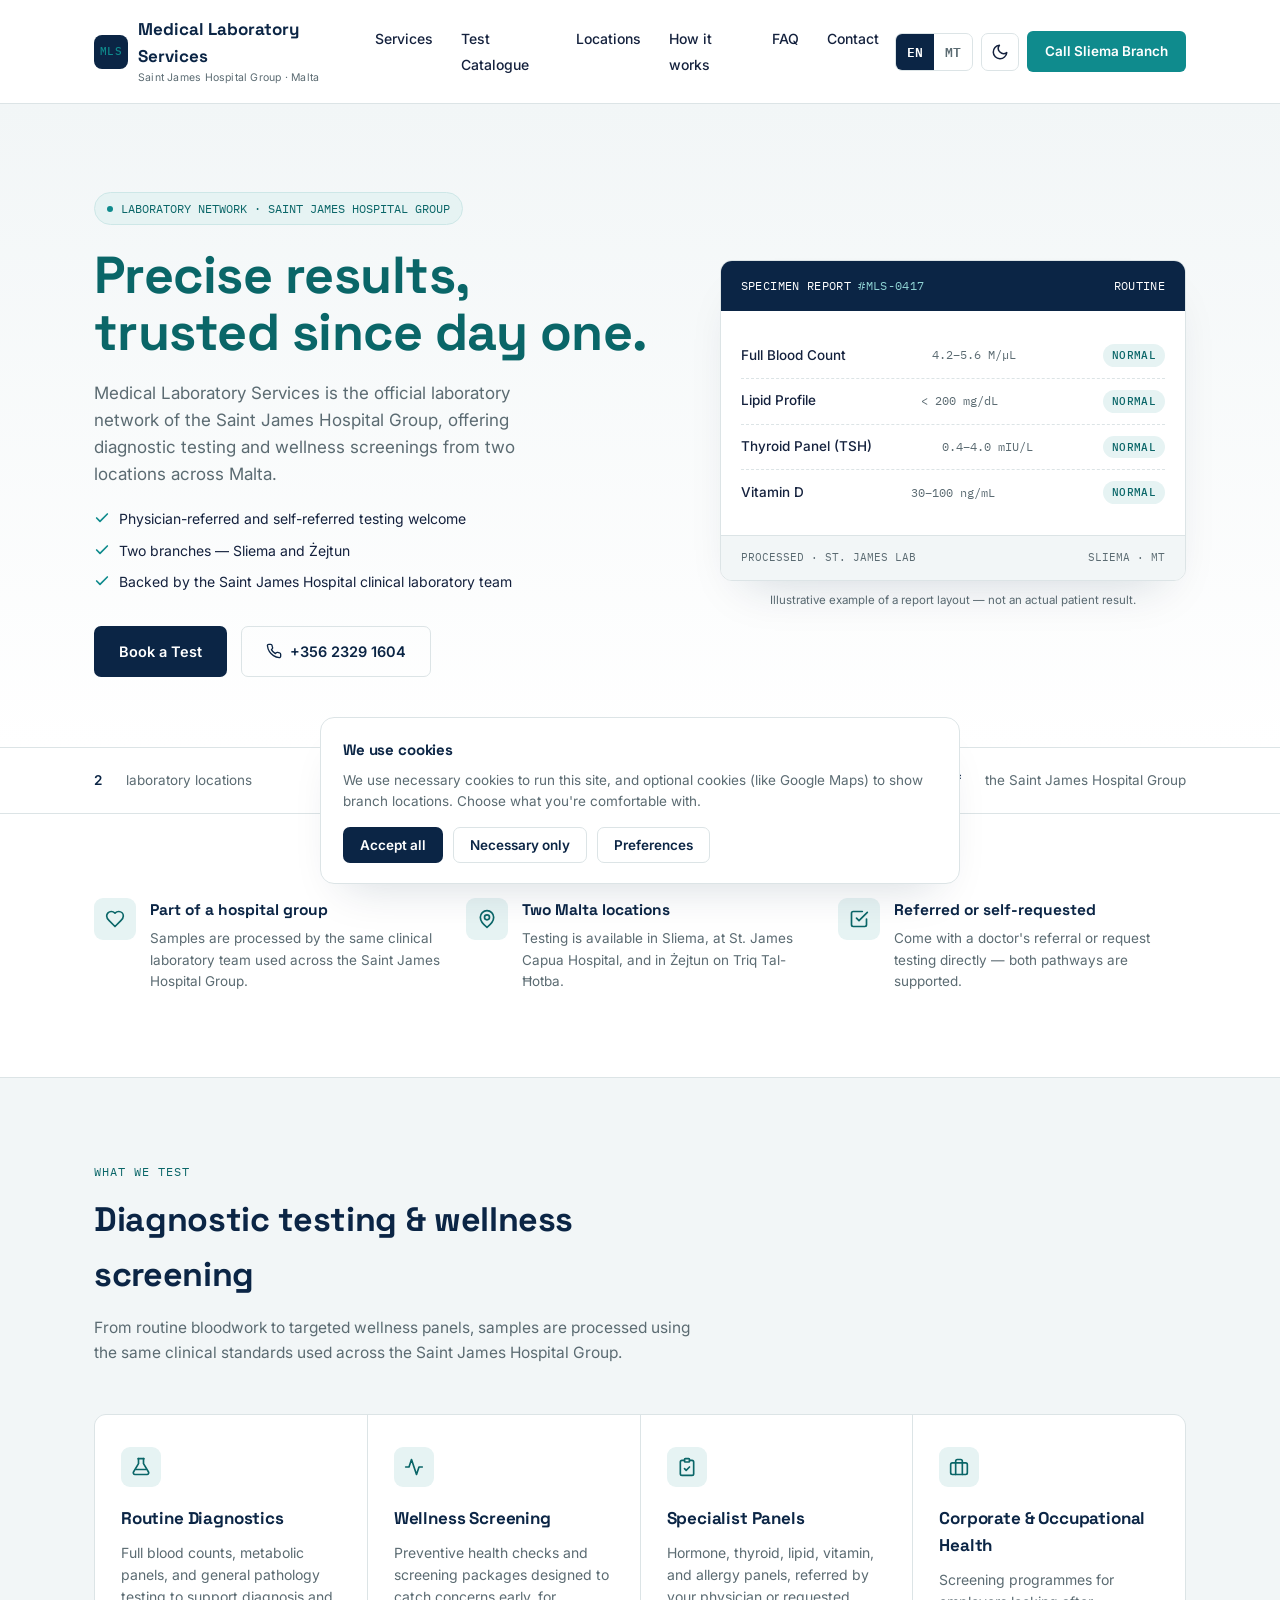
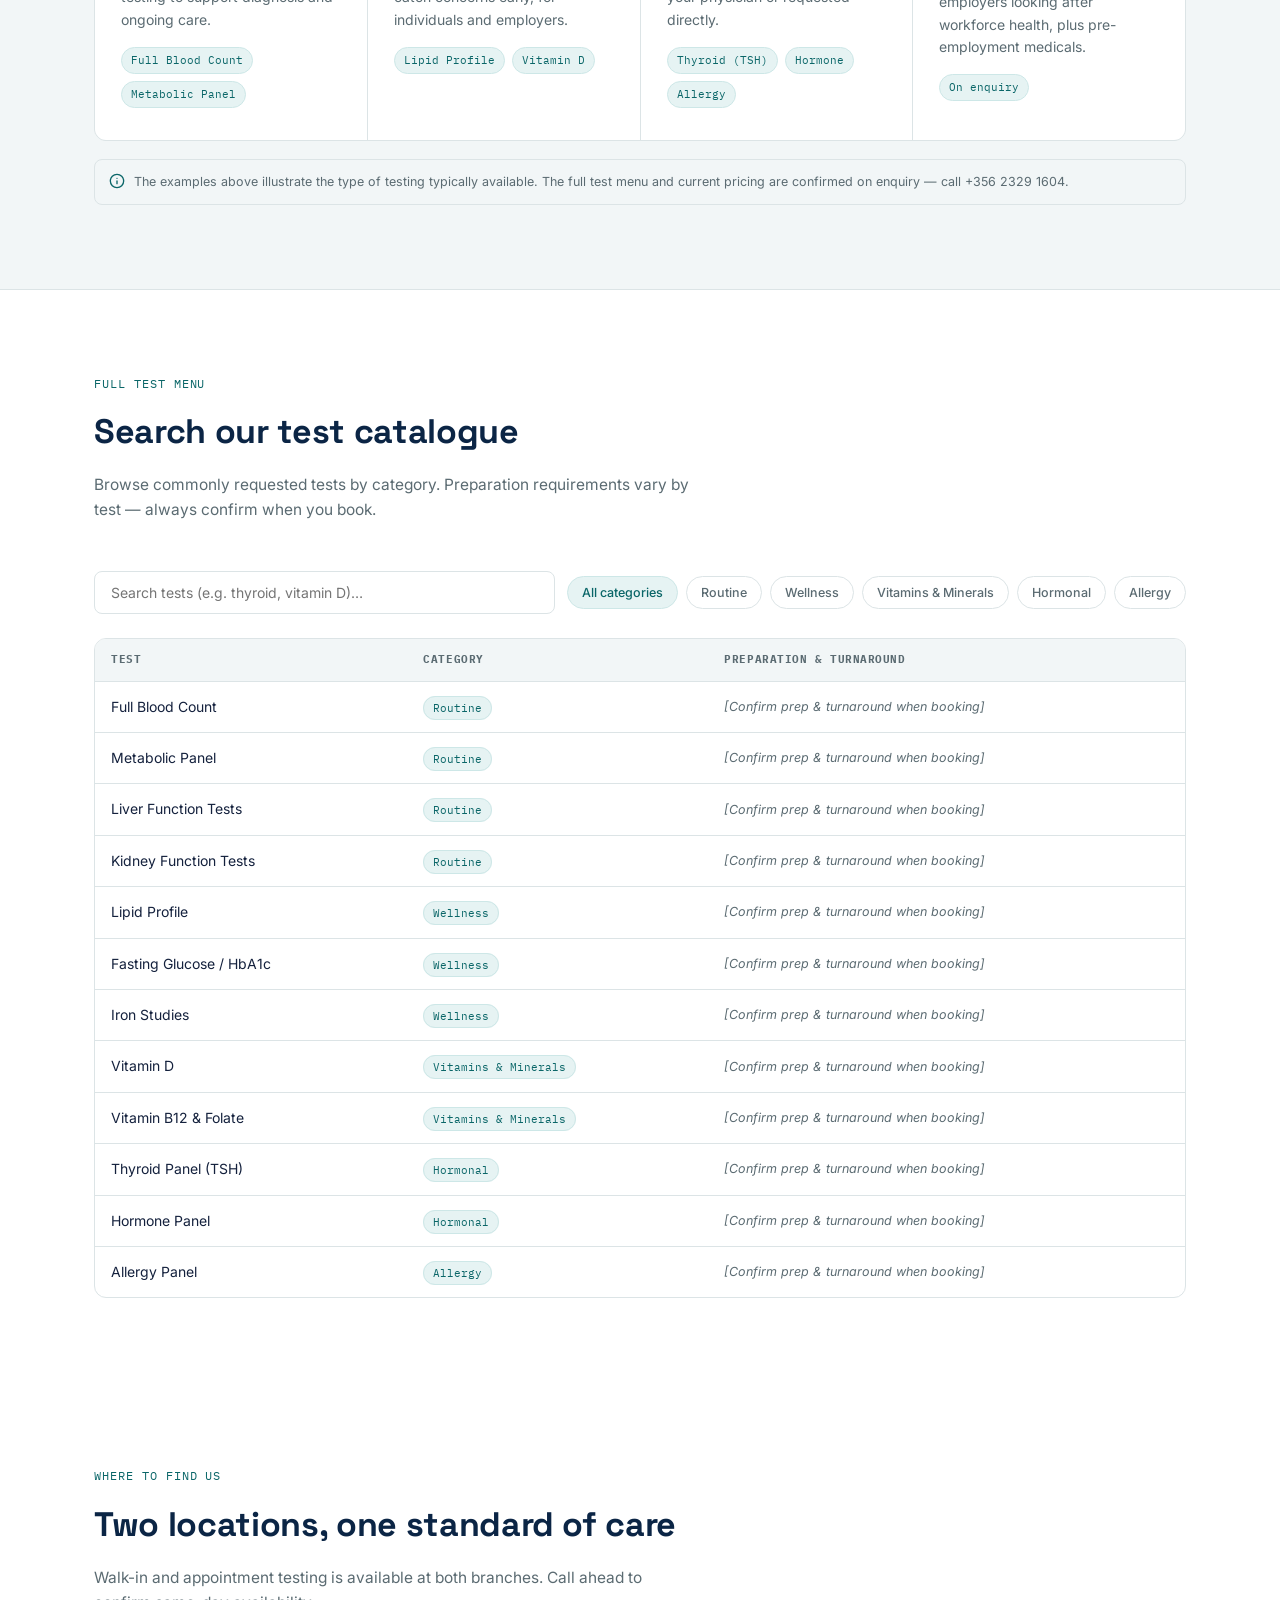
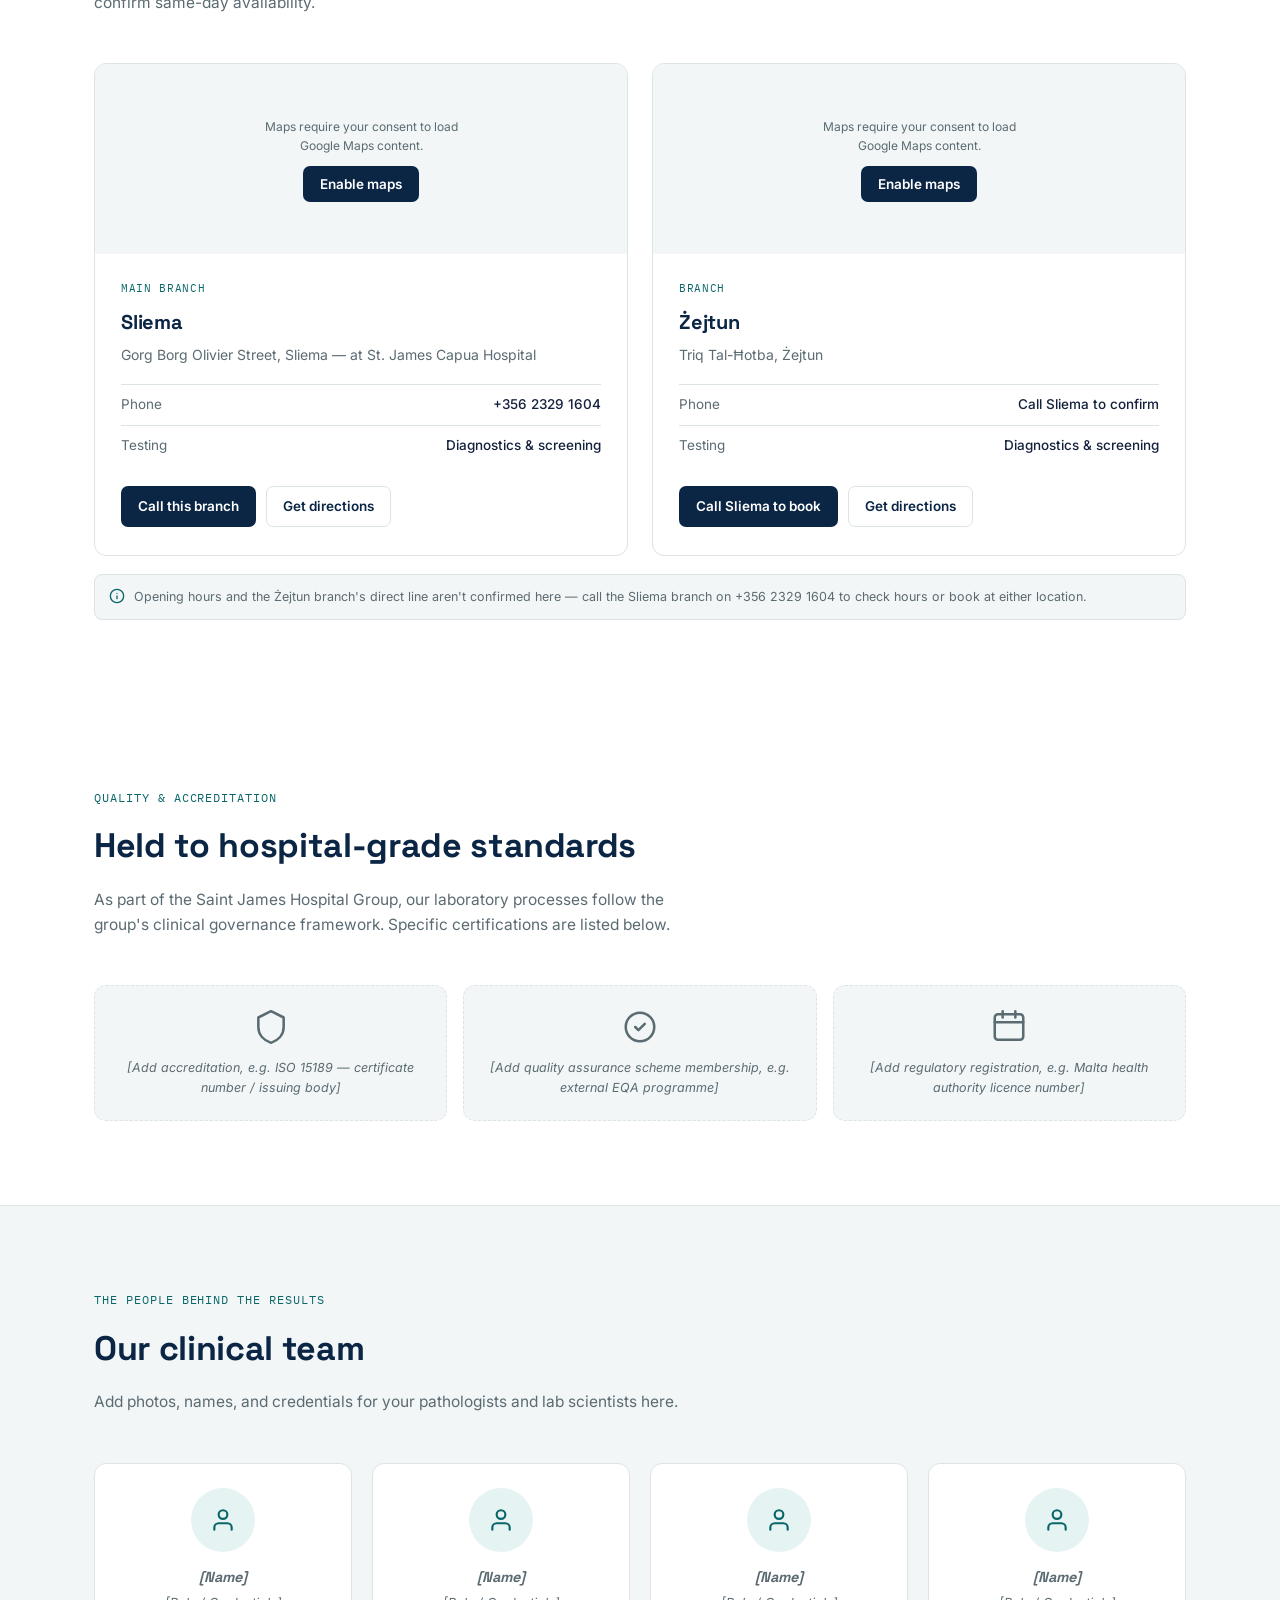
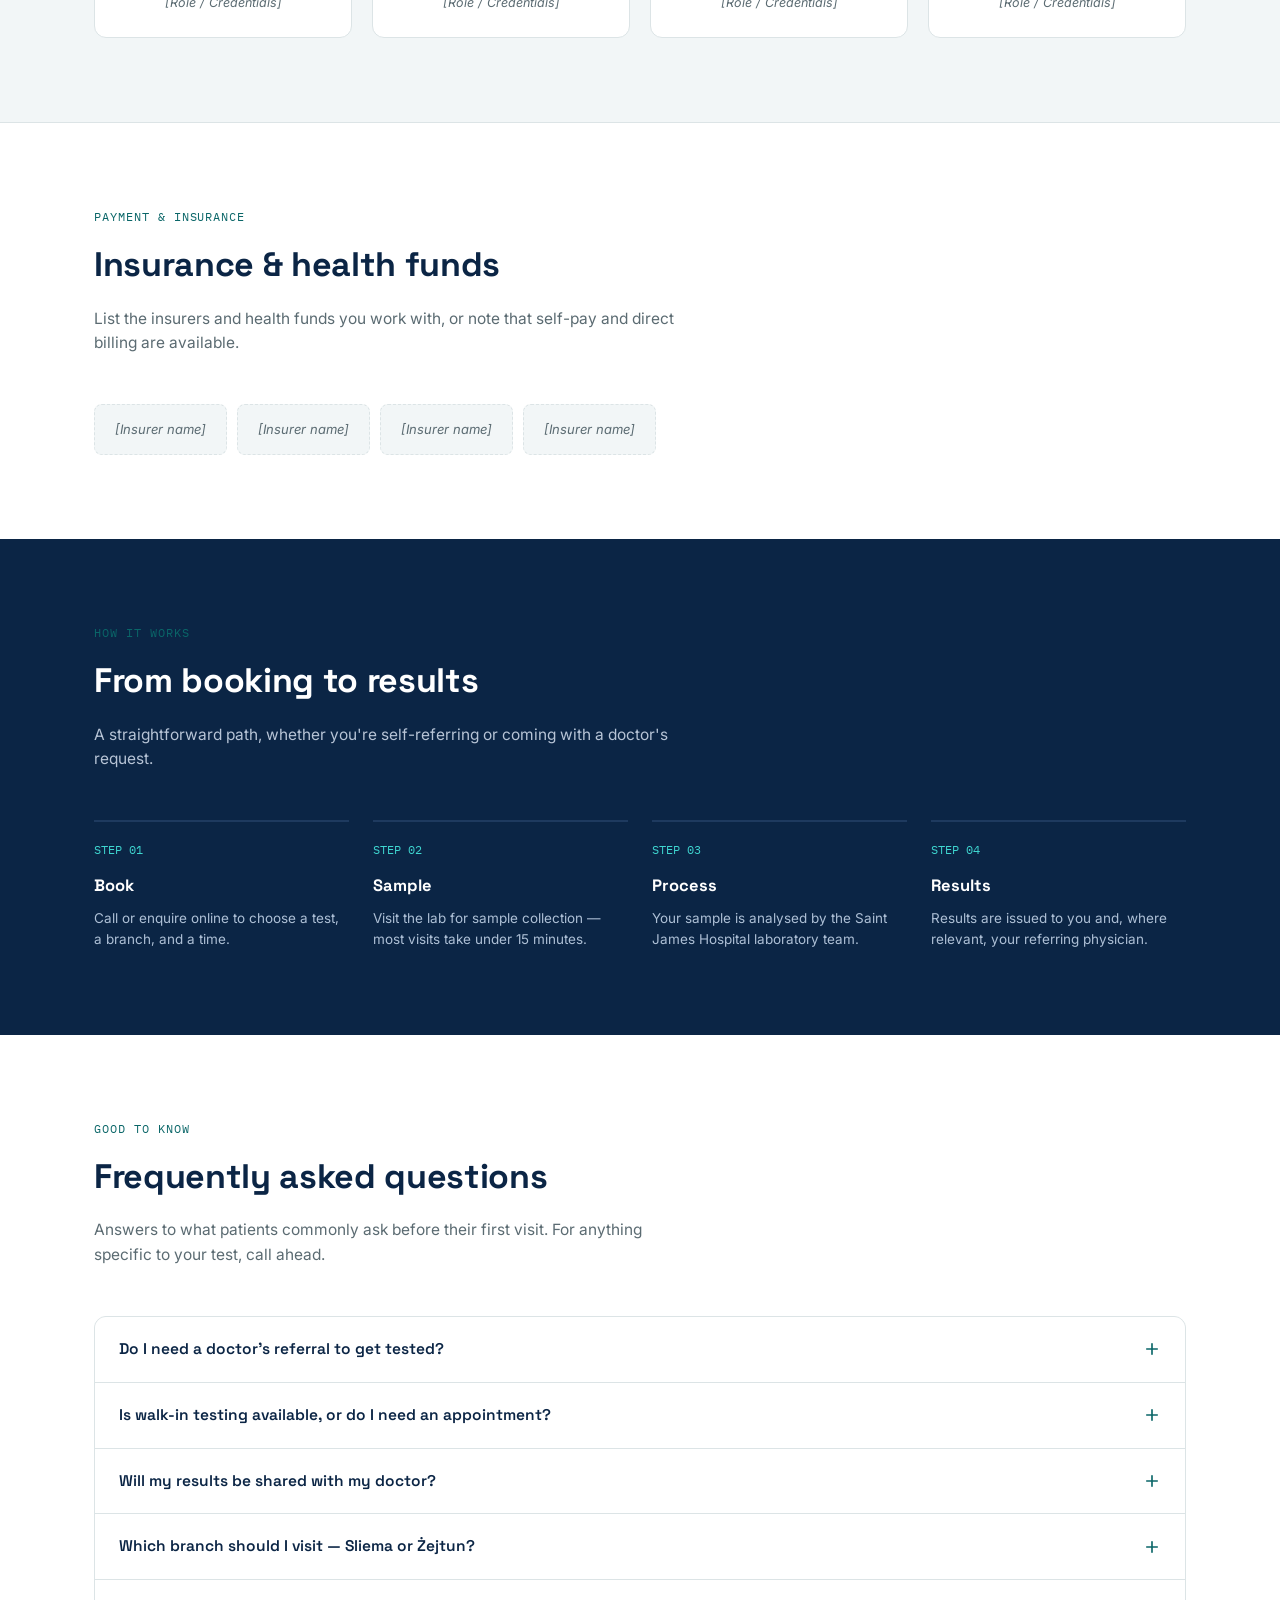
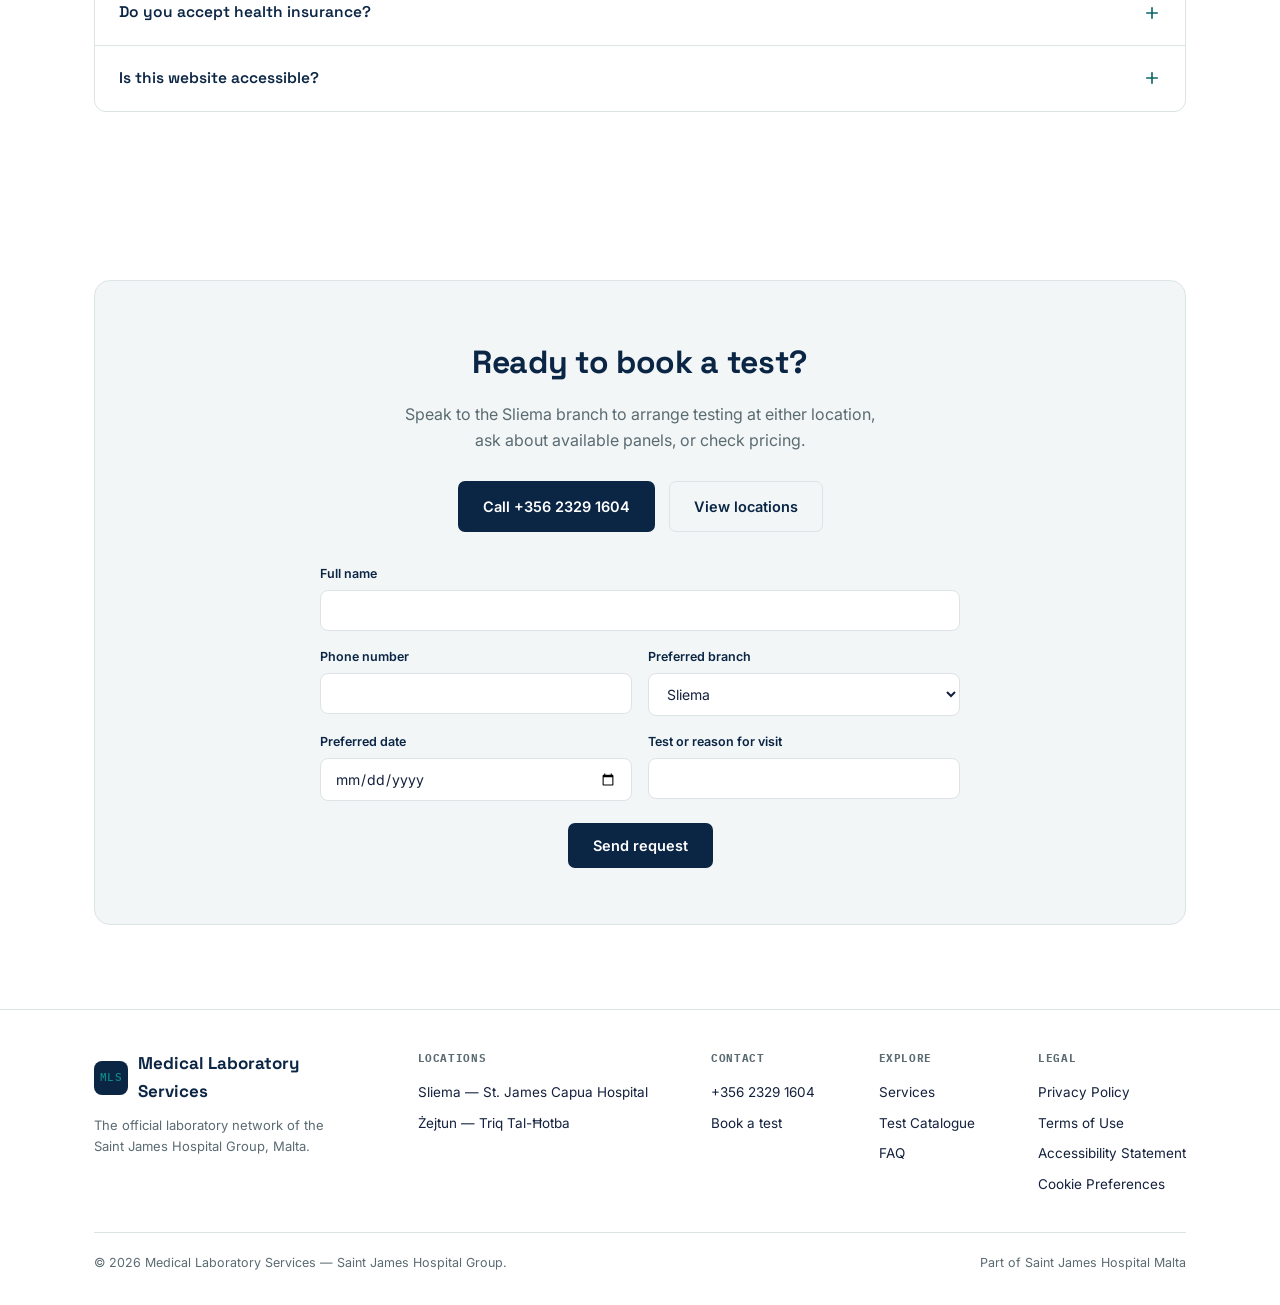
<file: medical_laboratory_services.html>
<!DOCTYPE html>
<html lang="en" id="htmlRoot">
<head>
<meta charset="UTF-8">
<meta name="viewport" content="width=device-width, initial-scale=1.0">
<title>Medical Laboratory Services | Saint James Hospital Group, Malta</title>
<meta name="description" content="Medical Laboratory Services is the official laboratory network of the Saint James Hospital Group, offering diagnostic testing and wellness screening in Sliema and Żejtun, Malta.">
<meta name="theme-color" content="#0B2545" media="(prefers-color-scheme: light)">
<meta name="theme-color" content="#0B1220" media="(prefers-color-scheme: dark)">
<meta property="og:type" content="website">
<meta property="og:site_name" content="Medical Laboratory Services">
<meta property="og:title" content="Medical Laboratory Services | Saint James Hospital Group, Malta">
<meta property="og:description" content="Diagnostic testing and wellness screening from two locations across Malta — Sliema and Żejtun.">
<meta property="og:locale" content="en_MT">
<link rel="icon" href="data:image/svg+xml,%3Csvg xmlns='http://www.w3.org/2000/svg' viewBox='0 0 34 34'%3E%3Crect width='34' height='34' rx='8' fill='%230B2545'/%3E%3Ctext x='17' y='22' font-family='monospace' font-size='11' fill='%230F8B8D' text-anchor='middle'%3EMLS%3C/text%3E%3C/svg%3E">
<link rel="preconnect" href="https://fonts.googleapis.com">
<link rel="preconnect" href="https://fonts.gstatic.com" crossorigin>
<link href="https://fonts.googleapis.com/css2?family=Space+Grotesk:wght@400;500;600;700&family=Inter:wght@400;500;600&family=IBM+Plex+Mono:wght@400;500&display=swap" rel="stylesheet">
<script type="application/ld+json">
{
  "@context": "https://schema.org",
  "@type": "MedicalOrganization",
  "name": "Medical Laboratory Services",
  "parentOrganization": { "@type": "Hospital", "name": "Saint James Hospital Group" },
  "areaServed": "Malta",
  "department": [
    { "@type": "MedicalOrganization", "name": "Medical Laboratory Services — Sliema", "telephone": "+356 2329 1604",
      "address": { "@type": "PostalAddress", "streetAddress": "Gorg Borg Olivier Street", "addressLocality": "Sliema", "addressCountry": "MT" } },
    { "@type": "MedicalOrganization", "name": "Medical Laboratory Services — Żejtun",
      "address": { "@type": "PostalAddress", "streetAddress": "Triq Tal-Ħotba", "addressLocality": "Żejtun", "addressCountry": "MT" } }
  ]
}
</script>
<script type="application/ld+json">
{
  "@context": "https://schema.org",
  "@type": "FAQPage",
  "mainEntity": [
    {"@type":"Question","name":"Do I need a doctor's referral to get tested?","acceptedAnswer":{"@type":"Answer","text":"No — Medical Laboratory Services accepts both physician-referred and self-requested testing."}},
    {"@type":"Question","name":"Is walk-in testing available, or do I need an appointment?","acceptedAnswer":{"@type":"Answer","text":"Both branches accept bookings, and walk-ins may be seen depending on demand."}},
    {"@type":"Question","name":"Will my results be shared with my doctor?","acceptedAnswer":{"@type":"Answer","text":"Yes, results are issued to you directly and to your referring physician where one is on file."}},
    {"@type":"Question","name":"Which branch should I visit — Sliema or Żejtun?","acceptedAnswer":{"@type":"Answer","text":"Both branches offer diagnostics and wellness screening; Sliema is the main branch and Żejtun serves the south of Malta."}}
  ]
}
</script>
<style>
  :root{
    --navy-bg:#0B2545; --on-navy:#FFFFFF; --heading:#0B2545; --ink:#14213D;
    --teal:#0F8B8D; --teal-dark:#0A6668; --paper:#FFFFFF; --mist:#F2F6F7;
    --line:#DCE4E6; --muted:#5B6B72; --chip-bg:#E6F3F3; --chip-border:#CDE7E7;
    --shadow:0 24px 48px -24px rgba(11,37,69,0.18);
  }
  @media (prefers-color-scheme: dark){
    :root:not([data-theme="light"]){
      --heading:#EAF2FF; --ink:#DCE6F2; --paper:#0B1220; --mist:#101A2C; --line:#243252;
      --muted:#96A8C4; --teal:#3FD6D0; --teal-dark:#6BE6E1; --chip-bg:#13293A; --chip-border:#1E4351;
      --shadow:0 24px 48px -24px rgba(0,0,0,0.6);
    }
  }
  :root[data-theme="dark"]{
    --heading:#EAF2FF; --ink:#DCE6F2; --paper:#0B1220; --mist:#101A2C; --line:#243252;
    --muted:#96A8C4; --teal:#3FD6D0; --teal-dark:#6BE6E1; --chip-bg:#13293A; --chip-border:#1E4351;
    --shadow:0 24px 48px -24px rgba(0,0,0,0.6);
  }
  :root[data-theme="light"]{
    --heading:#0B2545; --ink:#14213D; --paper:#FFFFFF; --mist:#F2F6F7; --line:#DCE4E6;
    --muted:#5B6B72; --chip-bg:#E6F3F3; --chip-border:#CDE7E7; --shadow:0 24px 48px -24px rgba(11,37,69,0.18);
  }
  *{box-sizing:border-box; margin:0; padding:0;}
  html{scroll-behavior:smooth;}
  body{ font-family:'Inter', sans-serif; color:var(--ink); background:var(--paper); line-height:1.6; -webkit-font-smoothing:antialiased; transition:background 0.25s ease, color 0.25s ease; }
  h1,h2,h3{ font-family:'Space Grotesk', sans-serif; color:var(--heading); letter-spacing:-0.01em; }
  .mono{ font-family:'IBM Plex Mono', monospace; }
  a{color:inherit; text-decoration:none;}
  .wrap{max-width:1140px; margin:0 auto; padding:0 24px;}
  svg{display:block;}
  .skip-link{ position:absolute; left:12px; top:-60px; background:var(--navy-bg); color:#fff; padding:10px 16px; border-radius:6px; font-size:13.5px; font-weight:600; z-index:100; transition:top 0.2s ease; }
  .skip-link:focus{ top:12px; }
  a:focus-visible, button:focus-visible, summary:focus-visible, input:focus-visible, select:focus-visible, textarea:focus-visible{ outline:2px solid var(--teal); outline-offset:3px; }

  header{ position:sticky; top:0; z-index:50; background:rgba(255,255,255,0.92); backdrop-filter:blur(8px); border-bottom:1px solid var(--line); }
  :root[data-theme="dark"] header{ background:rgba(11,18,32,0.86); }
  @media (prefers-color-scheme: dark){ :root:not([data-theme="light"]) header{ background:rgba(11,18,32,0.86); } }
  .nav{ display:flex; align-items:center; justify-content:space-between; padding:16px 24px; gap:16px; }
  .brand{ display:flex; align-items:center; gap:10px; font-family:'Space Grotesk', sans-serif; font-weight:700; font-size:17px; color:var(--heading); }
  .brand .mark{ width:34px; height:34px; border-radius:8px; background:var(--navy-bg); display:flex; align-items:center; justify-content:center; color:var(--teal); font-family:'IBM Plex Mono', monospace; font-size:11px; font-weight:500; letter-spacing:0.02em; flex-shrink:0; }
  .brand small{ display:block; font-family:'Inter'; font-weight:400; font-size:10.5px; color:var(--muted); letter-spacing:0.02em; }
  nav.primary-nav ul{ display:flex; gap:28px; list-style:none; }
  nav.primary-nav a{ font-size:14px; font-weight:500; color:var(--ink); position:relative; padding-bottom:4px; }
  nav.primary-nav a:hover, nav.primary-nav a[aria-current="true"]{color:var(--teal-dark);}
  .nav-actions{ display:flex; align-items:center; gap:8px; }
  .nav-cta{ background:var(--teal); color:#fff !important; font-size:13.5px; font-weight:600; padding:10px 18px; border-radius:6px; white-space:nowrap; }
  .nav-cta:hover{background:var(--teal-dark);}
  .icon-btn{ background:none; border:1px solid var(--line); border-radius:7px; width:38px; height:38px; display:flex; align-items:center; justify-content:center; cursor:pointer; color:var(--ink); flex-shrink:0; }
  .icon-btn:hover{ border-color:var(--teal); color:var(--teal-dark); }
  .theme-toggle .sun{display:none;}
  :root[data-theme="dark"] .theme-toggle .sun{display:block;}
  :root[data-theme="dark"] .theme-toggle .moon{display:none;}
  @media (prefers-color-scheme: dark){
    :root:not([data-theme="light"]) .theme-toggle .sun{display:block;}
    :root:not([data-theme="light"]) .theme-toggle .moon{display:none;}
  }
  .menu-toggle{display:none;}
  .lang-toggle{ display:flex; border:1px solid var(--line); border-radius:7px; overflow:hidden; flex-shrink:0; }
  .lang-toggle button{ background:none; border:none; padding:0 11px; height:36px; font-size:12.5px; font-weight:600; color:var(--muted); cursor:pointer; font-family:'IBM Plex Mono', monospace; }
  .lang-toggle button[aria-pressed="true"]{ background:var(--navy-bg); color:#fff; }
  .nav-lang-mobile{ display:none; }

  @media (max-width: 860px){
    nav.primary-nav{ display:block; position:fixed; inset:64px 0 auto 0; background:var(--paper); border-bottom:1px solid var(--line); max-height:0; overflow:hidden; transition:max-height 0.3s ease; box-shadow:0 16px 32px -20px rgba(11,37,69,0.25); }
    nav.primary-nav.open{max-height:420px; overflow-y:auto;}
    nav.primary-nav ul{flex-direction:column; gap:0; padding:8px 24px 18px;}
    nav.primary-nav li{border-top:1px solid var(--line);}
    nav.primary-nav a{display:block; padding:14px 2px;}
    .menu-toggle{display:flex;}
    .nav-cta{display:none;}
    .lang-toggle.desktop-only{display:none;}
    .nav-lang-mobile{ display:flex; padding:14px 2px; }
  }

  section{padding:84px 0;}
  .section-head{ max-width:600px; margin-bottom:48px; }
  .section-head .kicker{ font-family:'IBM Plex Mono', monospace; font-size:12px; color:var(--teal-dark); text-transform:uppercase; letter-spacing:0.08em; margin-bottom:12px; display:block; }
  .section-head h2{ font-size:clamp(26px, 3vw, 34px); margin-bottom:14px; }
  .section-head p{color:var(--muted); font-size:15.5px;}
  .btn{ display:inline-flex; align-items:center; gap:8px; padding:13px 24px; border-radius:7px; font-size:14.5px; font-weight:600; border:1px solid transparent; cursor:pointer; font-family:inherit; }
  .btn-primary{background:var(--navy-bg); color:#fff;}
  .btn-primary:hover{background:#0a1c37;}
  .btn-ghost{background:transparent; color:var(--heading); border-color:var(--line);}
  .btn-ghost:hover{border-color:var(--teal);}
  .btn-sm{ padding:9px 16px; font-size:13.5px; }

  .hero{ padding:88px 0 70px; background:linear-gradient(180deg, var(--mist) 0%, var(--paper) 100%); border-bottom:1px solid var(--line); position:relative; overflow:hidden; }
  .hero-grid{ display:grid; grid-template-columns:1.1fr 0.9fr; gap:56px; align-items:center; }
  @media (max-width:900px){ .hero-grid{grid-template-columns:1fr;} }
  .eyebrow{ display:inline-flex; align-items:center; gap:8px; font-family:'IBM Plex Mono', monospace; font-size:12px; color:var(--teal-dark); background:var(--chip-bg); border:1px solid var(--chip-border); padding:6px 12px; border-radius:999px; margin-bottom:22px; }
  .eyebrow .dot{width:6px; height:6px; border-radius:50%; background:var(--teal); display:inline-block;}
  .hero h1{ font-size:clamp(34px, 4.4vw, 52px); line-height:1.08; font-weight:700; margin-bottom:20px; }
  .hero h1 span{color:var(--teal-dark);}
  .hero p.lead{ font-size:17px; color:var(--muted); max-width:480px; margin-bottom:20px; }
  .hero-points{ list-style:none; margin-bottom:32px; display:flex; flex-direction:column; gap:9px; }
  .hero-points li{ display:flex; align-items:flex-start; gap:9px; font-size:14px; color:var(--ink); }
  .hero-points svg{ flex-shrink:0; margin-top:2px; color:var(--teal); }
  .hero-actions{display:flex; gap:14px; flex-wrap:wrap;}
  .panel{ background:var(--paper); border:1px solid var(--line); border-radius:12px; box-shadow:var(--shadow); overflow:hidden; }
  .panel-head{ background:var(--navy-bg); color:#fff; padding:16px 20px; display:flex; justify-content:space-between; align-items:center; font-family:'IBM Plex Mono', monospace; font-size:11.5px; letter-spacing:0.03em; }
  .panel-head span.id{color:#8FD3D4;}
  .panel-body{padding:22px 20px 20px;}
  .panel-row{ display:flex; justify-content:space-between; align-items:center; padding:11px 0; border-bottom:1px dashed var(--line); font-size:13.5px; gap:10px; }
  .panel-row:last-child{border-bottom:none;}
  .panel-row .name{color:var(--ink); font-weight:500;}
  .panel-row .range{font-family:'IBM Plex Mono', monospace; font-size:11.5px; color:var(--muted); white-space:nowrap;}
  .status{ font-family:'IBM Plex Mono', monospace; font-size:10.5px; font-weight:500; padding:3px 9px; border-radius:999px; background:var(--chip-bg); color:var(--teal-dark); letter-spacing:0.03em; white-space:nowrap; }
  .panel-foot{ background:var(--mist); padding:13px 20px; font-family:'IBM Plex Mono', monospace; font-size:11px; color:var(--muted); display:flex; justify-content:space-between; border-top:1px solid var(--line); }
  .panel-caption{ text-align:center; font-size:11.5px; color:var(--muted); margin-top:10px; }

  .strip{ border-bottom:1px solid var(--line); padding:22px 0; }
  .strip .wrap{ display:flex; justify-content:space-between; flex-wrap:wrap; gap:18px; }
  .strip-item{ display:flex; align-items:center; gap:10px; font-size:13.5px; color:var(--muted); }
  .strip-item strong{color:var(--heading); font-weight:600;}

  .trust{ background:var(--paper); }
  .trust-grid{ display:grid; grid-template-columns:repeat(3,1fr); gap:24px; }
  @media (max-width:820px){ .trust-grid{grid-template-columns:1fr;} }
  .trust-card{ display:flex; gap:14px; align-items:flex-start; }
  .trust-card .ico{ width:42px; height:42px; border-radius:9px; background:var(--chip-bg); display:flex; align-items:center; justify-content:center; color:var(--teal-dark); flex-shrink:0; }
  .trust-card h4{ font-family:'Space Grotesk'; font-size:15.5px; margin-bottom:5px; color:var(--heading); }
  .trust-card p{ font-size:13.5px; color:var(--muted); }

  .note{ margin-top:18px; font-size:12.5px; color:var(--muted); background:var(--mist); border:1px solid var(--line); border-radius:8px; padding:12px 14px; display:flex; gap:9px; align-items:flex-start; }
  .note svg{ flex-shrink:0; margin-top:1px; color:var(--teal-dark); }

  .reveal{ opacity:0; transform:translateY(14px); transition:opacity 0.6s ease, transform 0.6s ease; }
  .reveal.in{opacity:1; transform:translateY(0);}
  @media (prefers-reduced-motion: reduce){ .reveal{opacity:1; transform:none; transition:none;} html{scroll-behavior:auto;} }

  .services{background:var(--mist); border-top:1px solid var(--line); border-bottom:1px solid var(--line);}
  .service-grid{ display:grid; grid-template-columns:repeat(4, 1fr); gap:1px; background:var(--line); border:1px solid var(--line); border-radius:12px; overflow:hidden; }
  @media (max-width:980px){ .service-grid{grid-template-columns:repeat(2,1fr);} }
  @media (max-width:560px){ .service-grid{grid-template-columns:1fr;} }
  .service-card{ background:var(--paper); padding:32px 26px; }
  .service-card .ico{ width:40px; height:40px; border-radius:9px; background:var(--chip-bg); display:flex; align-items:center; justify-content:center; color:var(--teal-dark); margin-bottom:18px; }
  .service-card h3{font-size:17px; margin-bottom:10px;}
  .service-card p{font-size:14px; color:var(--muted); margin-bottom:16px;}
  .chip-row{ display:flex; flex-wrap:wrap; gap:7px; }
  .chip{ font-family:'IBM Plex Mono', monospace; font-size:10.5px; color:var(--teal-dark); background:var(--chip-bg); border:1px solid var(--chip-border); padding:4px 9px; border-radius:999px; }

  .catalog-controls{ display:flex; gap:12px; flex-wrap:wrap; margin-bottom:24px; align-items:center; }
  .search-input{ flex:1; min-width:220px; padding:12px 16px; border:1px solid var(--line); border-radius:8px; font-family:inherit; font-size:14px; background:var(--paper); color:var(--ink); }
  .filter-chips{ display:flex; gap:8px; flex-wrap:wrap; }
  .filter-chip{ padding:8px 14px; border-radius:999px; border:1px solid var(--line); background:var(--paper); color:var(--muted); font-size:12.5px; font-weight:500; cursor:pointer; font-family:inherit; }
  .filter-chip[aria-pressed="true"]{ background:var(--chip-bg); border-color:var(--chip-border); color:var(--teal-dark); }
  .test-table-wrap{ border:1px solid var(--line); border-radius:12px; overflow:hidden; overflow-x:auto; }
  .test-table{ width:100%; border-collapse:collapse; min-width:520px; }
  .test-table th{ text-align:left; font-family:'IBM Plex Mono'; font-size:11px; text-transform:uppercase; letter-spacing:0.05em; color:var(--muted); padding:12px 16px; background:var(--mist); border-bottom:1px solid var(--line); }
  .test-table td{ padding:14px 16px; border-bottom:1px solid var(--line); font-size:14px; }
  .test-table tr:last-child td{ border-bottom:none; }
  .test-table .placeholder{ color:var(--muted); font-style:italic; font-size:12.5px; }
  .no-results{ padding:32px; text-align:center; color:var(--muted); font-size:14px; display:none; background:var(--paper); }
  .no-results.show{ display:block; }

  .loc-grid{ display:grid; grid-template-columns:1fr 1fr; gap:24px; }
  @media (max-width:820px){ .loc-grid{grid-template-columns:1fr;} }
  .loc-card{ border:1px solid var(--line); border-radius:12px; overflow:hidden; display:flex; flex-direction:column; background:var(--paper); }
  .map-wrap{ position:relative; height:190px; }
  .loc-map{ height:190px; border:0; width:100%; display:block; filter:grayscale(0.15) contrast(1.02); }
  :root[data-theme="dark"] .loc-map{ filter:grayscale(0.3) invert(0.92) contrast(0.9) hue-rotate(180deg); }
  @media (prefers-color-scheme: dark){ :root:not([data-theme="light"]) .loc-map{ filter:grayscale(0.3) invert(0.92) contrast(0.9) hue-rotate(180deg); } }
  .map-consent{ position:absolute; inset:0; background:var(--mist); display:flex; flex-direction:column; align-items:center; justify-content:center; gap:10px; padding:16px; text-align:center; }
  .map-consent p{ font-size:12px; color:var(--muted); max-width:230px; }
  .loc-body{padding:26px 26px 28px; flex:1; display:flex; flex-direction:column;}
  .loc-tag{ font-family:'IBM Plex Mono', monospace; font-size:11px; color:var(--teal-dark); text-transform:uppercase; letter-spacing:0.06em; margin-bottom:8px; display:block; }
  .loc-body h3{font-size:20px; margin-bottom:6px;}
  .loc-body .addr{color:var(--muted); font-size:14px; margin-bottom:18px;}
  .loc-detail{ display:flex; justify-content:space-between; padding:9px 0; border-top:1px solid var(--line); font-size:13.5px; gap:10px; }
  .loc-detail span:first-child{color:var(--muted); white-space:nowrap;}
  .loc-detail span:last-child{font-weight:500; color:var(--ink); text-align:right;}
  .loc-actions{ margin-top:20px; display:flex; gap:10px; flex-wrap:wrap; }

  .badge-grid{ display:grid; grid-template-columns:repeat(3,1fr); gap:16px; }
  @media(max-width:820px){ .badge-grid{grid-template-columns:1fr;} }
  .badge-card{ border:1px dashed var(--line); border-radius:12px; padding:22px; text-align:center; background:var(--mist); }
  .badge-card .ico{ width:38px; height:38px; margin:0 auto 12px; color:var(--muted); }
  .badge-card p{ font-size:12.5px; color:var(--muted); font-style:italic; }

  .team-grid{ display:grid; grid-template-columns:repeat(4,1fr); gap:20px; }
  @media(max-width:820px){ .team-grid{grid-template-columns:repeat(2,1fr);} }
  @media(max-width:480px){ .team-grid{grid-template-columns:1fr;} }
  .team-card{ border:1px solid var(--line); border-radius:12px; padding:24px 20px; text-align:center; background:var(--paper); }
  .avatar{ width:64px; height:64px; border-radius:50%; background:var(--chip-bg); color:var(--teal-dark); display:flex; align-items:center; justify-content:center; margin:0 auto 14px; }
  .team-card h4{ font-family:'Space Grotesk'; font-size:14.5px; color:var(--muted); margin-bottom:4px; font-style:italic; }
  .team-card p{ font-size:12.5px; color:var(--muted); font-style:italic; }

  .insurer-grid{ display:flex; flex-wrap:wrap; gap:10px; }
  .insurer-chip{ border:1px dashed var(--line); border-radius:8px; padding:14px 20px; font-size:13px; color:var(--muted); font-style:italic; background:var(--mist); }

  .process{background:var(--navy-bg); color:#fff;}
  .process .section-head h2{color:#fff;}
  .process .section-head p{color:#B7C4D6;}
  .process-list{ display:grid; grid-template-columns:repeat(4,1fr); gap:24px; }
  @media (max-width:900px){ .process-list{grid-template-columns:1fr 1fr;} }
  @media (max-width:560px){ .process-list{grid-template-columns:1fr;} }
  .step{ border-top:2px solid #1E3A5F; padding-top:18px; }
  .step .idx{ font-family:'IBM Plex Mono', monospace; font-size:12px; color:#3FD6D0; display:block; margin-bottom:14px; }
  .step h4{font-family:'Space Grotesk'; font-size:16.5px; margin-bottom:8px; color:#fff;}
  .step p{font-size:13.5px; color:#AEC0D6;}

  .faq-list{ display:flex; flex-direction:column; gap:1px; background:var(--line); border:1px solid var(--line); border-radius:12px; overflow:hidden; }
  .faq-item{ background:var(--paper); }
  .faq-item summary{ list-style:none; cursor:pointer; padding:20px 24px; display:flex; justify-content:space-between; align-items:center; gap:16px; font-family:'Space Grotesk'; font-size:15.5px; color:var(--heading); font-weight:600; }
  .faq-item summary::-webkit-details-marker{display:none;}
  .faq-item summary .plus{ flex-shrink:0; color:var(--teal-dark); transition:transform 0.2s ease; }
  .faq-item[open] summary .plus{ transform:rotate(45deg); }
  .faq-item .faq-body{ padding:0 24px 22px; color:var(--muted); font-size:14px; max-width:640px; }

  .cta{ text-align:center; }
  .cta-box{ background:var(--mist); border:1px solid var(--line); border-radius:16px; padding:56px 40px; text-align:center; }
  .cta-box h2{font-size:clamp(24px,3vw,32px); margin-bottom:14px;}
  .cta-box p{color:var(--muted); max-width:480px; margin:0 auto 28px;}
  .cta-actions{display:flex; gap:14px; justify-content:center; flex-wrap:wrap;}

  .form-grid{ display:grid; grid-template-columns:1fr 1fr; gap:16px; text-align:left; margin-top:32px; max-width:640px; margin-left:auto; margin-right:auto; }
  @media(max-width:640px){ .form-grid{grid-template-columns:1fr;} }
  .form-field{ display:flex; flex-direction:column; gap:6px; }
  .form-field.full{ grid-column:1 / -1; }
  .form-field label{ font-size:12.5px; font-weight:600; color:var(--heading); }
  .form-field input, .form-field select, .form-field textarea{ padding:11px 14px; border:1px solid var(--line); border-radius:8px; font-family:inherit; font-size:14px; background:var(--paper); color:var(--ink); }
  .form-field textarea{ resize:vertical; min-height:80px; }
  .form-submit-row{ grid-column:1 / -1; display:flex; justify-content:center; margin-top:6px; }
  .form-success{ display:none; margin-top:20px; max-width:640px; margin-left:auto; margin-right:auto; padding:16px 18px; border-radius:10px; background:var(--chip-bg); border:1px solid var(--chip-border); color:var(--teal-dark); font-size:13.5px; text-align:left; }
  .form-success.show{ display:block; }

  footer{ border-top:1px solid var(--line); padding:40px 0 32px; }
  .foot-grid{ display:flex; justify-content:space-between; flex-wrap:wrap; gap:24px; margin-bottom:28px; }
  .foot-brand{max-width:260px;}
  .foot-brand .brand{margin-bottom:10px;}
  .foot-brand p{font-size:13px; color:var(--muted);}
  .foot-col h5{ font-family:'IBM Plex Mono', monospace; font-size:11px; color:var(--muted); text-transform:uppercase; letter-spacing:0.06em; margin-bottom:14px; }
  .foot-col ul{list-style:none;}
  .foot-col li{margin-bottom:9px; font-size:13.5px;}
  .foot-col a, .foot-col button{ background:none; border:none; padding:0; font:inherit; cursor:pointer; color:inherit; text-align:left; }
  .foot-col a:hover, .foot-col button:hover{color:var(--teal-dark);}
  .foot-bottom{ border-top:1px solid var(--line); padding-top:20px; font-size:12.5px; color:var(--muted); display:flex; justify-content:space-between; flex-wrap:wrap; gap:10px; }

  .modal-overlay{ position:fixed; inset:0; background:rgba(11,18,32,0.55); z-index:90; display:none; align-items:center; justify-content:center; padding:20px; }
  .modal-overlay.show{ display:flex; }
  .modal{ background:var(--paper); border-radius:14px; max-width:560px; width:100%; max-height:80vh; overflow-y:auto; padding:28px; border:1px solid var(--line); position:relative; }
  .modal h3{ margin-bottom:14px; padding-right:30px; }
  .modal p{ font-size:14px; color:var(--muted); margin-bottom:14px; }
  .modal p.placeholder-note{ font-style:italic; }
  .modal-close{ position:absolute; top:20px; right:20px; background:none; border:none; cursor:pointer; color:var(--muted); }
  .modal-close:hover{ color:var(--teal-dark); }
  .pref-row{ display:flex; justify-content:space-between; align-items:center; gap:16px; padding:14px 0; border-top:1px solid var(--line); }
  .pref-row:first-of-type{ border-top:none; }
  .pref-row h4{ font-size:14px; color:var(--heading); margin-bottom:3px; font-family:'Space Grotesk'; }
  .pref-row p{ font-size:12.5px; margin:0; }
  .switch{ position:relative; width:42px; height:24px; flex-shrink:0; }
  .switch input{ opacity:0; width:100%; height:100%; margin:0; position:absolute; cursor:pointer; z-index:1; }
  .switch .track{ position:absolute; inset:0; background:var(--line); border-radius:999px; transition:background 0.2s; }
  .switch .thumb{ position:absolute; top:3px; left:3px; width:18px; height:18px; border-radius:50%; background:#fff; transition:transform 0.2s; box-shadow:0 1px 3px rgba(0,0,0,0.3); }
  .switch input:checked + .track{ background:var(--teal); }
  .switch input:checked + .track .thumb{ transform:translateX(18px); }
  .switch input:disabled + .track{ opacity:0.6; }
  .modal-actions{ display:flex; justify-content:flex-end; gap:10px; margin-top:8px; }

  .cookie-banner{ position:fixed; left:16px; right:16px; bottom:16px; z-index:80; max-width:640px; margin:0 auto; background:var(--paper); border:1px solid var(--line); border-radius:14px; box-shadow:var(--shadow); padding:20px 22px; display:none; }
  .cookie-banner.show{ display:block; }
  .cookie-banner p{ font-size:13.5px; color:var(--muted); margin-bottom:14px; }
  .cookie-banner h3{ font-size:15px; margin-bottom:8px; }
  .cookie-actions{ display:flex; gap:10px; flex-wrap:wrap; }

  .to-top{ position:fixed; right:20px; bottom:20px; z-index:40; width:44px; height:44px; border-radius:50%; background:var(--navy-bg); color:#fff; border:none; cursor:pointer; display:flex; align-items:center; justify-content:center; box-shadow:0 12px 24px -8px rgba(11,37,69,0.4); opacity:0; visibility:hidden; transform:translateY(8px); transition:opacity 0.25s ease, transform 0.25s ease, visibility 0.25s; }
  .to-top.show{ opacity:1; visibility:visible; transform:translateY(0); }
  .to-top:hover{ background:var(--teal-dark); }

  @media print{
    header, .to-top, .hero-actions, .cta, footer .foot-bottom span:last-child, .cookie-banner, .modal-overlay{ display:none !important; }
    body{ color:#000; background:#fff; }
    section{ padding:24px 0; }
    a[href]:after{ content:" (" attr(href) ")"; font-size:11px; color:#555; }
  }
</style>
</head>
<body>
<a class="skip-link" href="#main" data-i18n="skip">Skip to content</a>

<div class="cookie-banner" id="cookieBanner" role="dialog" aria-live="polite" aria-label="Cookie settings">
  <h3 data-i18n="cookie_title">We use cookies</h3>
  <p data-i18n="cookie_text">We use necessary cookies to run this site, and optional cookies (like Google Maps) to show branch locations. Choose what you're comfortable with.</p>
  <div class="cookie-actions">
    <button class="btn btn-primary btn-sm" id="cookieAcceptAll" data-i18n="cookie_accept">Accept all</button>
    <button class="btn btn-ghost btn-sm" id="cookieNecessary" data-i18n="cookie_necessary">Necessary only</button>
    <button class="btn btn-ghost btn-sm" id="cookiePrefsOpen" data-i18n="cookie_prefs">Preferences</button>
  </div>
</div>

<header>
  <div class="nav wrap">
    <a class="brand" href="#top">
      <div class="mark">MLS</div>
      <div>
        Medical Laboratory Services
        <small>Saint James Hospital Group · Malta</small>
      </div>
    </a>
    <nav class="primary-nav" id="primary-nav" aria-label="Primary">
      <ul>
        <li><a href="#services" data-i18n="nav_services">Services</a></li>
        <li><a href="#catalogue" data-i18n="nav_catalogue">Test Catalogue</a></li>
        <li><a href="#locations" data-i18n="nav_locations">Locations</a></li>
        <li><a href="#process" data-i18n="nav_process">How it works</a></li>
        <li><a href="#faq" data-i18n="nav_faq">FAQ</a></li>
        <li><a href="#contact" data-i18n="nav_contact">Contact</a></li>
        <li class="nav-lang-mobile lang-toggle" aria-label="Language">
          <button type="button" class="lang-btn" data-lang="en" aria-pressed="true">EN</button>
          <button type="button" class="lang-btn" data-lang="mt" aria-pressed="false">MT</button>
        </li>
      </ul>
    </nav>
    <div class="nav-actions">
      <div class="lang-toggle desktop-only" aria-label="Language">
        <button type="button" class="lang-btn" data-lang="en" aria-pressed="true">EN</button>
        <button type="button" class="lang-btn" data-lang="mt" aria-pressed="false">MT</button>
      </div>
      <button class="icon-btn theme-toggle" id="themeToggle" type="button" aria-label="Toggle dark mode">
        <svg class="moon" width="18" height="18" viewBox="0 0 24 24" fill="none" stroke="currentColor" stroke-width="2" stroke-linecap="round" stroke-linejoin="round"><path d="M21 12.79A9 9 0 1 1 11.21 3 7 7 0 0 0 21 12.79z"/></svg>
        <svg class="sun" width="18" height="18" viewBox="0 0 24 24" fill="none" stroke="currentColor" stroke-width="2" stroke-linecap="round" stroke-linejoin="round"><circle cx="12" cy="12" r="4"/><path d="M12 2v2M12 20v2M4.93 4.93l1.41 1.41M17.66 17.66l1.41 1.41M2 12h2M20 12h2M6.34 17.66l-1.41 1.41M19.07 4.93l-1.41 1.41"/></svg>
      </button>
      <button class="icon-btn menu-toggle" id="menuToggle" type="button" aria-label="Open menu" aria-expanded="false" aria-controls="primary-nav">
        <svg width="18" height="18" viewBox="0 0 24 24" fill="none" stroke="currentColor" stroke-width="2" stroke-linecap="round" stroke-linejoin="round"><path d="M3 6h18M3 12h18M3 18h18"/></svg>
      </button>
      <a class="nav-cta" href="tel:+35623291604" data-i18n="nav_cta">Call Sliema Branch</a>
    </div>
  </div>
</header>

<main id="main">

<section class="hero" id="top">
  <div class="wrap hero-grid">
    <div>
      <div class="eyebrow"><span class="dot"></span> <span data-i18n="eyebrow">LABORATORY NETWORK · SAINT JAMES HOSPITAL GROUP</span></div>
      <h1><span data-i18n="hero_h1_1">Precise results, </span><span data-i18n="hero_h1_2" style="color:var(--teal-dark)">trusted since day one.</span></h1>
      <p class="lead" data-i18n="hero_lead">Medical Laboratory Services is the official laboratory network of the Saint James Hospital Group, offering diagnostic testing and wellness screenings from two locations across Malta.</p>
      <ul class="hero-points">
        <li><svg width="16" height="16" viewBox="0 0 24 24" fill="none" stroke="currentColor" stroke-width="2.5" stroke-linecap="round" stroke-linejoin="round"><polyline points="20 6 9 17 4 12"/></svg> <span data-i18n="hero_point1">Physician-referred and self-referred testing welcome</span></li>
        <li><svg width="16" height="16" viewBox="0 0 24 24" fill="none" stroke="currentColor" stroke-width="2.5" stroke-linecap="round" stroke-linejoin="round"><polyline points="20 6 9 17 4 12"/></svg> <span data-i18n="hero_point2">Two branches — Sliema and Żejtun</span></li>
        <li><svg width="16" height="16" viewBox="0 0 24 24" fill="none" stroke="currentColor" stroke-width="2.5" stroke-linecap="round" stroke-linejoin="round"><polyline points="20 6 9 17 4 12"/></svg> <span data-i18n="hero_point3">Backed by the Saint James Hospital clinical laboratory team</span></li>
      </ul>
      <div class="hero-actions">
        <a class="btn btn-primary" href="#contact" data-i18n="btn_book">Book a Test</a>
        <a class="btn btn-ghost" href="tel:+35623291604">
          <svg width="16" height="16" viewBox="0 0 24 24" fill="none" stroke="currentColor" stroke-width="2" stroke-linecap="round" stroke-linejoin="round"><path d="M22 16.92v3a2 2 0 0 1-2.18 2 19.79 19.79 0 0 1-8.63-3.07 19.5 19.5 0 0 1-6-6 19.79 19.79 0 0 1-3.07-8.67A2 2 0 0 1 4.11 2h3a2 2 0 0 1 2 1.72c.127.96.361 1.903.7 2.81a2 2 0 0 1-.45 2.11L8.09 9.91a16 16 0 0 0 6 6l1.27-1.27a2 2 0 0 1 2.11-.45c.907.339 1.85.573 2.81.7A2 2 0 0 1 22 16.92z"/></svg>
          +356 2329 1604
        </a>
      </div>
    </div>
    <div>
      <div class="panel reveal">
        <div class="panel-head">
          <span>SPECIMEN REPORT <span class="id">#MLS-0417</span></span>
          <span>ROUTINE</span>
        </div>
        <div class="panel-body">
          <div class="panel-row"><span class="name">Full Blood Count</span><span class="range mono">4.2–5.6 M/µL</span><span class="status">NORMAL</span></div>
          <div class="panel-row"><span class="name">Lipid Profile</span><span class="range mono">&lt; 200 mg/dL</span><span class="status">NORMAL</span></div>
          <div class="panel-row"><span class="name">Thyroid Panel (TSH)</span><span class="range mono">0.4–4.0 mIU/L</span><span class="status">NORMAL</span></div>
          <div class="panel-row"><span class="name">Vitamin D</span><span class="range mono">30–100 ng/mL</span><span class="status">NORMAL</span></div>
        </div>
        <div class="panel-foot"><span>PROCESSED · ST. JAMES LAB</span><span>SLIEMA · MT</span></div>
      </div>
      <p class="panel-caption" data-i18n="panel_caption">Illustrative example of a report layout — not an actual patient result.</p>
    </div>
  </div>
</section>

<div class="strip">
  <div class="wrap">
    <div class="strip-item"><strong>2</strong>&nbsp;<span data-i18n="strip1">laboratory locations</span></div>
    <div class="strip-item"><strong>Sliema</strong>&nbsp;— St. James Capua Hospital</div>
    <div class="strip-item"><strong>Żejtun</strong>&nbsp;— Triq Tal-Ħotba</div>
    <div class="strip-item"><strong data-i18n="strip4a">Part of</strong>&nbsp;<span data-i18n="strip4b">the Saint James Hospital Group</span></div>
  </div>
</div>

<section class="trust">
  <div class="wrap trust-grid">
    <div class="trust-card reveal">
      <div class="ico"><svg width="20" height="20" viewBox="0 0 24 24" fill="none" stroke="currentColor" stroke-width="2" stroke-linecap="round" stroke-linejoin="round"><path d="M19 14c1.49-1.46 3-3.21 3-5.5A5.5 5.5 0 0 0 16.5 3c-1.76 0-3 .5-4.5 2-1.5-1.5-2.74-2-4.5-2A5.5 5.5 0 0 0 2 8.5c0 2.3 1.5 4.05 3 5.5l7 7Z"/></svg></div>
      <div><h4 data-i18n="trust1_h">Part of a hospital group</h4><p data-i18n="trust1_p">Samples are processed by the same clinical laboratory team used across the Saint James Hospital Group.</p></div>
    </div>
    <div class="trust-card reveal">
      <div class="ico"><svg width="20" height="20" viewBox="0 0 24 24" fill="none" stroke="currentColor" stroke-width="2" stroke-linecap="round" stroke-linejoin="round"><path d="M20 10c0 6-8 12-8 12s-8-6-8-12a8 8 0 0 1 16 0Z"/><circle cx="12" cy="10" r="3"/></svg></div>
      <div><h4 data-i18n="trust2_h">Two Malta locations</h4><p data-i18n="trust2_p">Testing is available in Sliema, at St. James Capua Hospital, and in Żejtun on Triq Tal-Ħotba.</p></div>
    </div>
    <div class="trust-card reveal">
      <div class="ico"><svg width="20" height="20" viewBox="0 0 24 24" fill="none" stroke="currentColor" stroke-width="2" stroke-linecap="round" stroke-linejoin="round"><path d="M9 11l3 3L22 4"/><path d="M21 12v7a2 2 0 0 1-2 2H5a2 2 0 0 1-2-2V5a2 2 0 0 1 2-2h11"/></svg></div>
      <div><h4 data-i18n="trust3_h">Referred or self-requested</h4><p data-i18n="trust3_p">Come with a doctor's referral or request testing directly — both pathways are supported.</p></div>
    </div>
  </div>
</section>

<section id="services" class="services">
  <div class="wrap">
    <div class="section-head reveal">
      <span class="kicker" data-i18n="services_kicker">What we test</span>
      <h2 data-i18n="services_h2">Diagnostic testing &amp; wellness screening</h2>
      <p data-i18n="services_p">From routine bloodwork to targeted wellness panels, samples are processed using the same clinical standards used across the Saint James Hospital Group.</p>
    </div>
    <div class="service-grid">
      <div class="service-card reveal">
        <div class="ico"><svg width="20" height="20" viewBox="0 0 24 24" fill="none" stroke="currentColor" stroke-width="2" stroke-linecap="round" stroke-linejoin="round"><path d="M9 2v6l-6 10a2 2 0 0 0 1.7 3h14.6a2 2 0 0 0 1.7-3l-6-10V2"/><path d="M8.5 2h7M6 15h12"/></svg></div>
        <h3 data-i18n="svc1_h">Routine Diagnostics</h3>
        <p data-i18n="svc1_p">Full blood counts, metabolic panels, and general pathology testing to support diagnosis and ongoing care.</p>
        <div class="chip-row"><span class="chip">Full Blood Count</span><span class="chip">Metabolic Panel</span></div>
      </div>
      <div class="service-card reveal">
        <div class="ico"><svg width="20" height="20" viewBox="0 0 24 24" fill="none" stroke="currentColor" stroke-width="2" stroke-linecap="round" stroke-linejoin="round"><path d="M22 12h-4l-3 9L9 3l-3 9H2"/></svg></div>
        <h3 data-i18n="svc2_h">Wellness Screening</h3>
        <p data-i18n="svc2_p">Preventive health checks and screening packages designed to catch concerns early, for individuals and employers.</p>
        <div class="chip-row"><span class="chip">Lipid Profile</span><span class="chip">Vitamin D</span></div>
      </div>
      <div class="service-card reveal">
        <div class="ico"><svg width="20" height="20" viewBox="0 0 24 24" fill="none" stroke="currentColor" stroke-width="2" stroke-linecap="round" stroke-linejoin="round"><rect x="9" y="2" width="6" height="4" rx="1"/><path d="M9 4H6a2 2 0 0 0-2 2v14a2 2 0 0 0 2 2h12a2 2 0 0 0 2-2V6a2 2 0 0 0-2-2h-3"/><path d="M9 14l2 2 4-4"/></svg></div>
        <h3 data-i18n="svc3_h">Specialist Panels</h3>
        <p data-i18n="svc3_p">Hormone, thyroid, lipid, vitamin, and allergy panels, referred by your physician or requested directly.</p>
        <div class="chip-row"><span class="chip">Thyroid (TSH)</span><span class="chip">Hormone</span><span class="chip">Allergy</span></div>
      </div>
      <div class="service-card reveal">
        <div class="ico"><svg width="20" height="20" viewBox="0 0 24 24" fill="none" stroke="currentColor" stroke-width="2" stroke-linecap="round" stroke-linejoin="round"><rect x="2" y="7" width="20" height="14" rx="2"/><path d="M16 21V5a2 2 0 0 0-2-2h-4a2 2 0 0 0-2 2v16"/></svg></div>
        <h3 data-i18n="svc4_h">Corporate &amp; Occupational Health</h3>
        <p data-i18n="svc4_p">Screening programmes for employers looking after workforce health, plus pre-employment medicals.</p>
        <div class="chip-row"><span class="chip mono" data-i18n="chip_enquire">On enquiry</span></div>
      </div>
    </div>
    <div class="note reveal">
      <svg width="16" height="16" viewBox="0 0 24 24" fill="none" stroke="currentColor" stroke-width="2" stroke-linecap="round" stroke-linejoin="round"><circle cx="12" cy="12" r="10"/><path d="M12 16v-4M12 8h.01"/></svg>
      <span data-i18n="services_note">The examples above illustrate the type of testing typically available. The full test menu and current pricing are confirmed on enquiry — call +356 2329 1604.</span>
    </div>
  </div>
</section>

<section id="catalogue">
  <div class="wrap">
    <div class="section-head reveal">
      <span class="kicker" data-i18n="cat_kicker">Full test menu</span>
      <h2 data-i18n="cat_h2">Search our test catalogue</h2>
      <p data-i18n="cat_p">Browse commonly requested tests by category. Preparation requirements vary by test — always confirm when you book.</p>
    </div>
    <div class="catalog-controls reveal">
      <input type="text" class="search-input" id="catalogSearch" data-i18n-placeholder="cat_search_ph" placeholder="Search tests (e.g. thyroid, vitamin D)…">
      <div class="filter-chips" id="catalogFilters" role="group" aria-label="Filter by category"></div>
    </div>
    <div class="test-table-wrap reveal">
      <table class="test-table">
        <thead>
          <tr>
            <th data-i18n="cat_col_test">Test</th>
            <th data-i18n="cat_col_category">Category</th>
            <th data-i18n="cat_col_prep">Preparation &amp; turnaround</th>
          </tr>
        </thead>
        <tbody id="catalogBody"></tbody>
      </table>
      <div class="no-results" id="catalogEmpty" data-i18n="cat_empty">No tests match your search — call +356 2329 1604 to ask about a specific test.</div>
    </div>
  </div>
</section>

<section id="locations">
  <div class="wrap">
    <div class="section-head reveal">
      <span class="kicker" data-i18n="loc_kicker">Where to find us</span>
      <h2 data-i18n="loc_h2">Two locations, one standard of care</h2>
      <p data-i18n="loc_p">Walk-in and appointment testing is available at both branches. Call ahead to confirm same-day availability.</p>
    </div>
    <div class="loc-grid">
      <div class="loc-card reveal">
        <div class="map-wrap">
          <iframe class="loc-map" loading="lazy" title="Map of Medical Laboratory Services, Sliema" data-src="https://www.google.com/maps?q=Gorg+Borg+Olivier+Street,+Sliema,+Malta&output=embed" referrerpolicy="no-referrer-when-downgrade"></iframe>
          <div class="map-consent map-consent-gate">
            <p data-i18n="map_consent_text">Maps require your consent to load Google Maps content.</p>
            <button class="btn btn-primary btn-sm map-enable-btn" type="button" data-i18n="map_enable">Enable maps</button>
          </div>
        </div>
        <div class="loc-body">
          <span class="loc-tag" data-i18n="loc_main">Main Branch</span>
          <h3>Sliema</h3>
          <p class="addr">Gorg Borg Olivier Street, Sliema — at St. James Capua Hospital</p>
          <div class="loc-detail"><span data-i18n="loc_phone">Phone</span><span>+356 2329 1604</span></div>
          <div class="loc-detail"><span data-i18n="loc_testing">Testing</span><span data-i18n="loc_diag">Diagnostics &amp; screening</span></div>
          <div class="loc-actions">
            <a class="btn btn-primary btn-sm" href="tel:+35623291604" data-i18n="loc_call_this">Call this branch</a>
            <a class="btn btn-ghost btn-sm" href="https://www.google.com/maps/search/?api=1&query=Gorg+Borg+Olivier+Street%2C+Sliema%2C+Malta" target="_blank" rel="noopener" data-i18n="loc_directions">Get directions</a>
          </div>
        </div>
      </div>
      <div class="loc-card reveal">
        <div class="map-wrap">
          <iframe class="loc-map" loading="lazy" title="Map of Medical Laboratory Services, Żejtun" data-src="https://www.google.com/maps?q=Triq+Tal-Hotba,+Zejtun,+Malta&output=embed" referrerpolicy="no-referrer-when-downgrade"></iframe>
          <div class="map-consent map-consent-gate">
            <p data-i18n="map_consent_text">Maps require your consent to load Google Maps content.</p>
            <button class="btn btn-primary btn-sm map-enable-btn" type="button" data-i18n="map_enable">Enable maps</button>
          </div>
        </div>
        <div class="loc-body">
          <span class="loc-tag" data-i18n="loc_branch">Branch</span>
          <h3>Żejtun</h3>
          <p class="addr">Triq Tal-Ħotba, Żejtun</p>
          <div class="loc-detail"><span data-i18n="loc_phone">Phone</span><span data-i18n="loc_call_confirm">Call Sliema to confirm</span></div>
          <div class="loc-detail"><span data-i18n="loc_testing">Testing</span><span data-i18n="loc_diag">Diagnostics &amp; screening</span></div>
          <div class="loc-actions">
            <a class="btn btn-primary btn-sm" href="tel:+35623291604" data-i18n="loc_call_book">Call Sliema to book</a>
            <a class="btn btn-ghost btn-sm" href="https://www.google.com/maps/search/?api=1&query=Triq+Tal-Hotba%2C+Zejtun%2C+Malta" target="_blank" rel="noopener" data-i18n="loc_directions">Get directions</a>
          </div>
        </div>
      </div>
    </div>
    <div class="note reveal">
      <svg width="16" height="16" viewBox="0 0 24 24" fill="none" stroke="currentColor" stroke-width="2" stroke-linecap="round" stroke-linejoin="round"><circle cx="12" cy="12" r="10"/><path d="M12 16v-4M12 8h.01"/></svg>
      <span data-i18n="loc_note">Opening hours and the Żejtun branch's direct line aren't confirmed here — call the Sliema branch on +356 2329 1604 to check hours or book at either location.</span>
    </div>
  </div>
</section>

<section id="accreditation">
  <div class="wrap">
    <div class="section-head reveal">
      <span class="kicker" data-i18n="accr_kicker">Quality &amp; accreditation</span>
      <h2 data-i18n="accr_h2">Held to hospital-grade standards</h2>
      <p data-i18n="accr_p">As part of the Saint James Hospital Group, our laboratory processes follow the group's clinical governance framework. Specific certifications are listed below.</p>
    </div>
    <div class="badge-grid">
      <div class="badge-card reveal">
        <svg class="ico" width="38" height="38" viewBox="0 0 24 24" fill="none" stroke="currentColor" stroke-width="1.6" stroke-linecap="round" stroke-linejoin="round"><path d="M12 2l8 4v6c0 5-3.5 8.5-8 10-4.5-1.5-8-5-8-10V6l8-4Z"/></svg>
        <p data-i18n="accr_ph1">[Add accreditation, e.g. ISO 15189 — certificate number / issuing body]</p>
      </div>
      <div class="badge-card reveal">
        <svg class="ico" width="38" height="38" viewBox="0 0 24 24" fill="none" stroke="currentColor" stroke-width="1.6" stroke-linecap="round" stroke-linejoin="round"><circle cx="12" cy="12" r="9"/><path d="M9 12l2 2 4-4"/></svg>
        <p data-i18n="accr_ph2">[Add quality assurance scheme membership, e.g. external EQA programme]</p>
      </div>
      <div class="badge-card reveal">
        <svg class="ico" width="38" height="38" viewBox="0 0 24 24" fill="none" stroke="currentColor" stroke-width="1.6" stroke-linecap="round" stroke-linejoin="round"><rect x="3" y="4" width="18" height="16" rx="2"/><path d="M3 9h18M8 2v4M16 2v4"/></svg>
        <p data-i18n="accr_ph3">[Add regulatory registration, e.g. Malta health authority licence number]</p>
      </div>
    </div>
  </div>
</section>

<section id="team" class="services">
  <div class="wrap">
    <div class="section-head reveal">
      <span class="kicker" data-i18n="team_kicker">The people behind the results</span>
      <h2 data-i18n="team_h2">Our clinical team</h2>
      <p data-i18n="team_p">Add photos, names, and credentials for your pathologists and lab scientists here.</p>
    </div>
    <div class="team-grid">
      <div class="team-card reveal"><div class="avatar"><svg width="26" height="26" viewBox="0 0 24 24" fill="none" stroke="currentColor" stroke-width="2" stroke-linecap="round" stroke-linejoin="round"><path d="M20 21v-2a4 4 0 0 0-4-4H8a4 4 0 0 0-4 4v2"/><circle cx="12" cy="7" r="4"/></svg></div><h4 data-i18n="team_name_ph">[Name]</h4><p data-i18n="team_role_ph">[Role / Credentials]</p></div>
      <div class="team-card reveal"><div class="avatar"><svg width="26" height="26" viewBox="0 0 24 24" fill="none" stroke="currentColor" stroke-width="2" stroke-linecap="round" stroke-linejoin="round"><path d="M20 21v-2a4 4 0 0 0-4-4H8a4 4 0 0 0-4 4v2"/><circle cx="12" cy="7" r="4"/></svg></div><h4 data-i18n="team_name_ph">[Name]</h4><p data-i18n="team_role_ph">[Role / Credentials]</p></div>
      <div class="team-card reveal"><div class="avatar"><svg width="26" height="26" viewBox="0 0 24 24" fill="none" stroke="currentColor" stroke-width="2" stroke-linecap="round" stroke-linejoin="round"><path d="M20 21v-2a4 4 0 0 0-4-4H8a4 4 0 0 0-4 4v2"/><circle cx="12" cy="7" r="4"/></svg></div><h4 data-i18n="team_name_ph">[Name]</h4><p data-i18n="team_role_ph">[Role / Credentials]</p></div>
      <div class="team-card reveal"><div class="avatar"><svg width="26" height="26" viewBox="0 0 24 24" fill="none" stroke="currentColor" stroke-width="2" stroke-linecap="round" stroke-linejoin="round"><path d="M20 21v-2a4 4 0 0 0-4-4H8a4 4 0 0 0-4 4v2"/><circle cx="12" cy="7" r="4"/></svg></div><h4 data-i18n="team_name_ph">[Name]</h4><p data-i18n="team_role_ph">[Role / Credentials]</p></div>
    </div>
  </div>
</section>

<section id="insurance">
  <div class="wrap">
    <div class="section-head reveal">
      <span class="kicker" data-i18n="ins_kicker">Payment &amp; insurance</span>
      <h2 data-i18n="ins_h2">Insurance &amp; health funds</h2>
      <p data-i18n="ins_p">List the insurers and health funds you work with, or note that self-pay and direct billing are available.</p>
    </div>
    <div class="insurer-grid">
      <div class="insurer-chip reveal" data-i18n="ins_ph">[Insurer name]</div>
      <div class="insurer-chip reveal" data-i18n="ins_ph">[Insurer name]</div>
      <div class="insurer-chip reveal" data-i18n="ins_ph">[Insurer name]</div>
      <div class="insurer-chip reveal" data-i18n="ins_ph">[Insurer name]</div>
    </div>
  </div>
</section>

<section id="process" class="process">
  <div class="wrap">
    <div class="section-head reveal">
      <span class="kicker" data-i18n="proc_kicker">How it works</span>
      <h2 data-i18n="proc_h2">From booking to results</h2>
      <p data-i18n="proc_p">A straightforward path, whether you're self-referring or coming with a doctor's request.</p>
    </div>
    <div class="process-list">
      <div class="step reveal"><span class="idx">STEP 01</span><h4 data-i18n="step1_h">Book</h4><p data-i18n="step1_p">Call or enquire online to choose a test, a branch, and a time.</p></div>
      <div class="step reveal"><span class="idx">STEP 02</span><h4 data-i18n="step2_h">Sample</h4><p data-i18n="step2_p">Visit the lab for sample collection — most visits take under 15 minutes.</p></div>
      <div class="step reveal"><span class="idx">STEP 03</span><h4 data-i18n="step3_h">Process</h4><p data-i18n="step3_p">Your sample is analysed by the Saint James Hospital laboratory team.</p></div>
      <div class="step reveal"><span class="idx">STEP 04</span><h4 data-i18n="step4_h">Results</h4><p data-i18n="step4_p">Results are issued to you and, where relevant, your referring physician.</p></div>
    </div>
  </div>
</section>

<section id="faq">
  <div class="wrap">
    <div class="section-head reveal">
      <span class="kicker" data-i18n="faq_kicker">Good to know</span>
      <h2 data-i18n="faq_h2">Frequently asked questions</h2>
      <p data-i18n="faq_p">Answers to what patients commonly ask before their first visit. For anything specific to your test, call ahead.</p>
    </div>
    <div class="faq-list reveal">
      <details class="faq-item">
        <summary><span data-i18n="faq_q1">Do I need a doctor's referral to get tested?</span><span class="plus"><svg width="18" height="18" viewBox="0 0 24 24" fill="none" stroke="currentColor" stroke-width="2.2" stroke-linecap="round"><path d="M12 5v14M5 12h14"/></svg></span></summary>
        <div class="faq-body" data-i18n="faq_a1">No — Medical Laboratory Services accepts both physician-referred and self-requested testing. If you have a referral, bring it with you; otherwise call ahead to discuss which tests are suitable.</div>
      </details>
      <details class="faq-item">
        <summary><span data-i18n="faq_q2">Is walk-in testing available, or do I need an appointment?</span><span class="plus"><svg width="18" height="18" viewBox="0 0 24 24" fill="none" stroke="currentColor" stroke-width="2.2" stroke-linecap="round"><path d="M12 5v14M5 12h14"/></svg></span></summary>
        <div class="faq-body" data-i18n="faq_a2">Both branches accept bookings, and walk-ins may be seen depending on demand. Calling the Sliema branch ahead of time is the best way to confirm same-day availability at either location.</div>
      </details>
      <details class="faq-item">
        <summary><span data-i18n="faq_q3">Will my results be shared with my doctor?</span><span class="plus"><svg width="18" height="18" viewBox="0 0 24 24" fill="none" stroke="currentColor" stroke-width="2.2" stroke-linecap="round"><path d="M12 5v14M5 12h14"/></svg></span></summary>
        <div class="faq-body" data-i18n="faq_a3">Yes. Results are issued to you directly, and where a referring physician is on file, they receive a copy as well.</div>
      </details>
      <details class="faq-item">
        <summary><span data-i18n="faq_q4">Which branch should I visit — Sliema or Żejtun?</span><span class="plus"><svg width="18" height="18" viewBox="0 0 24 24" fill="none" stroke="currentColor" stroke-width="2.2" stroke-linecap="round"><path d="M12 5v14M5 12h14"/></svg></span></summary>
        <div class="faq-body" data-i18n="faq_a4">Both branches offer diagnostics and wellness screening. Sliema is the main branch, based at St. James Capua Hospital; Żejtun is the closer option for patients in the south of Malta. Call +356 2329 1604 if you're unsure which suits you best.</div>
      </details>
      <details class="faq-item">
        <summary><span data-i18n="faq_q5">Do you accept health insurance?</span><span class="plus"><svg width="18" height="18" viewBox="0 0 24 24" fill="none" stroke="currentColor" stroke-width="2.2" stroke-linecap="round"><path d="M12 5v14M5 12h14"/></svg></span></summary>
        <div class="faq-body" data-i18n="faq_a5">See the Insurance &amp; Health Funds section above — call the Sliema branch to confirm whether your specific plan is accepted.</div>
      </details>
      <details class="faq-item">
        <summary><span data-i18n="faq_q6">Is this website accessible?</span><span class="plus"><svg width="18" height="18" viewBox="0 0 24 24" fill="none" stroke="currentColor" stroke-width="2.2" stroke-linecap="round"><path d="M12 5v14M5 12h14"/></svg></span></summary>
        <div class="faq-body" data-i18n="faq_a6">We aim to meet WCAG 2.1 AA. See our Accessibility Statement in the footer, or contact us if you hit a barrier.</div>
      </details>
    </div>
  </div>
</section>

<section id="contact" class="cta">
  <div class="wrap">
    <div class="cta-box reveal">
      <h2 data-i18n="contact_h2">Ready to book a test?</h2>
      <p data-i18n="contact_p">Speak to the Sliema branch to arrange testing at either location, ask about available panels, or check pricing.</p>
      <div class="cta-actions">
        <a class="btn btn-primary" href="tel:+35623291604" data-i18n="contact_call">Call +356 2329 1604</a>
        <a class="btn btn-ghost" href="#locations" data-i18n="contact_view">View locations</a>
      </div>

      <form class="form-grid" id="bookingForm" novalidate>
        <div class="form-field full">
          <label for="bf-name" data-i18n="form_name">Full name</label>
          <input type="text" id="bf-name" name="name" required>
        </div>
        <div class="form-field">
          <label for="bf-phone" data-i18n="form_phone">Phone number</label>
          <input type="tel" id="bf-phone" name="phone" required>
        </div>
        <div class="form-field">
          <label for="bf-branch" data-i18n="form_branch">Preferred branch</label>
          <select id="bf-branch" name="branch">
            <option value="sliema">Sliema</option>
            <option value="zejtun">Żejtun</option>
          </select>
        </div>
        <div class="form-field">
          <label for="bf-date" data-i18n="form_date">Preferred date</label>
          <input type="date" id="bf-date" name="date">
        </div>
        <div class="form-field">
          <label for="bf-reason" data-i18n="form_reason">Test or reason for visit</label>
          <input type="text" id="bf-reason" name="reason">
        </div>
        <div class="form-submit-row">
          <button type="submit" class="btn btn-primary" data-i18n="form_submit">Send request</button>
        </div>
      </form>
      <div class="form-success" id="formSuccess" data-i18n="form_success_text">Thanks — this form isn't yet connected to a booking inbox. For a guaranteed booking, please call +356 2329 1604 now.</div>
    </div>
  </div>
</section>

</main>

<footer>
  <div class="wrap">
    <div class="foot-grid">
      <div class="foot-brand">
        <div class="brand"><div class="mark">MLS</div><div>Medical Laboratory Services</div></div>
        <p data-i18n="foot_tagline">The official laboratory network of the Saint James Hospital Group, Malta.</p>
      </div>
      <div class="foot-col">
        <h5 data-i18n="foot_locations">Locations</h5>
        <ul>
          <li><a href="#locations">Sliema — St. James Capua Hospital</a></li>
          <li><a href="#locations">Żejtun — Triq Tal-Ħotba</a></li>
        </ul>
      </div>
      <div class="foot-col">
        <h5 data-i18n="foot_contact">Contact</h5>
        <ul>
          <li><a href="tel:+35623291604">+356 2329 1604</a></li>
          <li><a href="#contact" data-i18n="foot_book">Book a test</a></li>
        </ul>
      </div>
      <div class="foot-col">
        <h5 data-i18n="foot_explore">Explore</h5>
        <ul>
          <li><a href="#services" data-i18n="nav_services">Services</a></li>
          <li><a href="#catalogue" data-i18n="nav_catalogue">Test Catalogue</a></li>
          <li><a href="#faq" data-i18n="nav_faq">FAQ</a></li>
        </ul>
      </div>
      <div class="foot-col">
        <h5 data-i18n="foot_legal">Legal</h5>
        <ul>
          <li><button type="button" class="modal-trigger" data-modal="modalPrivacy" data-i18n="foot_privacy">Privacy Policy</button></li>
          <li><button type="button" class="modal-trigger" data-modal="modalTerms" data-i18n="foot_terms">Terms of Use</button></li>
          <li><button type="button" class="modal-trigger" data-modal="modalAccessibility" data-i18n="foot_accessibility">Accessibility Statement</button></li>
          <li><button type="button" class="modal-trigger" data-modal="modalCookiePrefs" data-i18n="foot_cookies">Cookie Preferences</button></li>
        </ul>
      </div>
    </div>
    <div class="foot-bottom">
      <span data-i18n="foot_copyright">© 2026 Medical Laboratory Services — Saint James Hospital Group.</span>
      <span>Part of Saint James Hospital Malta</span>
    </div>
  </div>
</footer>

<button class="to-top" id="toTop" type="button" aria-label="Back to top">
  <svg width="18" height="18" viewBox="0 0 24 24" fill="none" stroke="currentColor" stroke-width="2.2" stroke-linecap="round" stroke-linejoin="round"><path d="M18 15l-6-6-6 6"/></svg>
</button>

<div class="modal-overlay" id="modalPrivacy">
  <div class="modal" role="dialog" aria-modal="true" aria-labelledby="modalPrivacyTitle">
    <button class="modal-close" type="button" aria-label="Close" data-close-modal>
      <svg width="20" height="20" viewBox="0 0 24 24" fill="none" stroke="currentColor" stroke-width="2" stroke-linecap="round"><path d="M18 6L6 18M6 6l12 12"/></svg>
    </button>
    <h3 id="modalPrivacyTitle" data-i18n="foot_privacy">Privacy Policy</h3>
    <p class="placeholder-note" data-i18n="privacy_body">[Insert your Privacy Policy here, covering what data you collect (e.g. via the appointment form and cookies), how it's used, retention, and patient rights under the Maltese Data Protection Act and GDPR. Have this reviewed by a data protection professional before publishing.]</p>
  </div>
</div>

<div class="modal-overlay" id="modalTerms">
  <div class="modal" role="dialog" aria-modal="true" aria-labelledby="modalTermsTitle">
    <button class="modal-close" type="button" aria-label="Close" data-close-modal>
      <svg width="20" height="20" viewBox="0 0 24 24" fill="none" stroke="currentColor" stroke-width="2" stroke-linecap="round"><path d="M18 6L6 18M6 6l12 12"/></svg>
    </button>
    <h3 id="modalTermsTitle" data-i18n="foot_terms">Terms of Use</h3>
    <p class="placeholder-note" data-i18n="terms_body">[Insert your Terms of Use here, covering acceptable use of the site, liability limitations, and how information shown online relates to official lab reports. Have this reviewed by legal counsel before publishing.]</p>
  </div>
</div>

<div class="modal-overlay" id="modalAccessibility">
  <div class="modal" role="dialog" aria-modal="true" aria-labelledby="modalAccessibilityTitle">
    <button class="modal-close" type="button" aria-label="Close" data-close-modal>
      <svg width="20" height="20" viewBox="0 0 24 24" fill="none" stroke="currentColor" stroke-width="2" stroke-linecap="round"><path d="M18 6L6 18M6 6l12 12"/></svg>
    </button>
    <h3 id="modalAccessibilityTitle" data-i18n="foot_accessibility">Accessibility Statement</h3>
    <p data-i18n="access_body">Medical Laboratory Services aims to make this website usable by everyone, including people using assistive technology. It is built with semantic HTML, full keyboard navigation, visible focus states, sufficient colour contrast, and support for reduced motion.</p>
    <p class="placeholder-note" data-i18n="access_contact_ph">[Add an accessibility contact email or phone number here, so visitors can report barriers.]</p>
  </div>
</div>

<div class="modal-overlay" id="modalCookiePrefs">
  <div class="modal" role="dialog" aria-modal="true" aria-labelledby="modalCookiePrefsTitle">
    <button class="modal-close" type="button" aria-label="Close" data-close-modal>
      <svg width="20" height="20" viewBox="0 0 24 24" fill="none" stroke="currentColor" stroke-width="2" stroke-linecap="round"><path d="M18 6L6 18M6 6l12 12"/></svg>
    </button>
    <h3 id="modalCookiePrefsTitle" data-i18n="foot_cookies">Cookie Preferences</h3>
    <div class="pref-row">
      <div><h4 data-i18n="pref_necessary_h">Necessary</h4><p data-i18n="pref_necessary_p">Required for the site to function. Always on.</p></div>
      <div class="switch"><input type="checkbox" checked disabled><span class="track"><span class="thumb"></span></span></div>
    </div>
    <div class="pref-row">
      <div><h4 data-i18n="pref_maps_h">Maps</h4><p data-i18n="pref_maps_p">Loads Google Maps to show branch locations.</p></div>
      <div class="switch"><input type="checkbox" id="prefMapsToggle"><span class="track"><span class="thumb"></span></span></div>
    </div>
    <div class="modal-actions">
      <button class="btn btn-primary btn-sm" id="prefSave" data-i18n="pref_save">Save preferences</button>
    </div>
  </div>
</div>

<script>
const translations = {
  en: {
    skip: "Skip to content",
    cookie_title: "We use cookies", cookie_text: "We use necessary cookies to run this site, and optional cookies (like Google Maps) to show branch locations. Choose what you're comfortable with.",
    cookie_accept: "Accept all", cookie_necessary: "Necessary only", cookie_prefs: "Preferences",
    nav_services: "Services", nav_catalogue: "Test Catalogue", nav_locations: "Locations", nav_process: "How it works", nav_faq: "FAQ", nav_contact: "Contact", nav_cta: "Call Sliema Branch",
    eyebrow: "LABORATORY NETWORK · SAINT JAMES HOSPITAL GROUP",
    hero_h1_1: "Precise results, ", hero_h1_2: "trusted since day one.",
    hero_lead: "Medical Laboratory Services is the official laboratory network of the Saint James Hospital Group, offering diagnostic testing and wellness screenings from two locations across Malta.",
    hero_point1: "Physician-referred and self-referred testing welcome",
    hero_point2: "Two branches — Sliema and Żejtun",
    hero_point3: "Backed by the Saint James Hospital clinical laboratory team",
    btn_book: "Book a Test",
    panel_caption: "Illustrative example of a report layout — not an actual patient result.",
    strip1: "laboratory locations", strip4a: "Part of", strip4b: "the Saint James Hospital Group",
    trust1_h: "Part of a hospital group", trust1_p: "Samples are processed by the same clinical laboratory team used across the Saint James Hospital Group.",
    trust2_h: "Two Malta locations", trust2_p: "Testing is available in Sliema, at St. James Capua Hospital, and in Żejtun on Triq Tal-Ħotba.",
    trust3_h: "Referred or self-requested", trust3_p: "Come with a doctor's referral or request testing directly — both pathways are supported.",
    services_kicker: "What we test", services_h2: "Diagnostic testing & wellness screening",
    services_p: "From routine bloodwork to targeted wellness panels, samples are processed using the same clinical standards used across the Saint James Hospital Group.",
    svc1_h: "Routine Diagnostics", svc1_p: "Full blood counts, metabolic panels, and general pathology testing to support diagnosis and ongoing care.",
    svc2_h: "Wellness Screening", svc2_p: "Preventive health checks and screening packages designed to catch concerns early, for individuals and employers.",
    svc3_h: "Specialist Panels", svc3_p: "Hormone, thyroid, lipid, vitamin, and allergy panels, referred by your physician or requested directly.",
    svc4_h: "Corporate & Occupational Health", svc4_p: "Screening programmes for employers looking after workforce health, plus pre-employment medicals.",
    chip_enquire: "On enquiry",
    services_note: "The examples above illustrate the type of testing typically available. The full test menu and current pricing are confirmed on enquiry — call +356 2329 1604.",
    cat_kicker: "Full test menu", cat_h2: "Search our test catalogue",
    cat_p: "Browse commonly requested tests by category. Preparation requirements vary by test — always confirm when you book.",
    cat_search_ph: "Search tests (e.g. thyroid, vitamin D)…",
    cat_col_test: "Test", cat_col_category: "Category", cat_col_prep: "Preparation & turnaround",
    cat_empty: "No tests match your search — call +356 2329 1604 to ask about a specific test.",
    cat_row_prep_ph: "[Confirm prep & turnaround when booking]",
    loc_kicker: "Where to find us", loc_h2: "Two locations, one standard of care",
    loc_p: "Walk-in and appointment testing is available at both branches. Call ahead to confirm same-day availability.",
    map_consent_text: "Maps require your consent to load Google Maps content.", map_enable: "Enable maps",
    loc_main: "Main Branch", loc_branch: "Branch", loc_phone: "Phone", loc_testing: "Testing", loc_diag: "Diagnostics & screening",
    loc_call_this: "Call this branch", loc_call_book: "Call Sliema to book", loc_call_confirm: "Call Sliema to confirm", loc_directions: "Get directions",
    loc_note: "Opening hours and the Żejtun branch's direct line aren't confirmed here — call the Sliema branch on +356 2329 1604 to check hours or book at either location.",
    accr_kicker: "Quality & accreditation", accr_h2: "Held to hospital-grade standards",
    accr_p: "As part of the Saint James Hospital Group, our laboratory processes follow the group's clinical governance framework. Specific certifications are listed below.",
    accr_ph1: "[Add accreditation, e.g. ISO 15189 — certificate number / issuing body]",
    accr_ph2: "[Add quality assurance scheme membership, e.g. external EQA programme]",
    accr_ph3: "[Add regulatory registration, e.g. Malta health authority licence number]",
    team_kicker: "The people behind the results", team_h2: "Our clinical team",
    team_p: "Add photos, names, and credentials for your pathologists and lab scientists here.",
    team_name_ph: "[Name]", team_role_ph: "[Role / Credentials]",
    ins_kicker: "Payment & insurance", ins_h2: "Insurance & health funds",
    ins_p: "List the insurers and health funds you work with, or note that self-pay and direct billing are available.",
    ins_ph: "[Insurer name]",
    proc_kicker: "How it works", proc_h2: "From booking to results",
    proc_p: "A straightforward path, whether you're self-referring or coming with a doctor's request.",
    step1_h: "Book", step1_p: "Call or enquire online to choose a test, a branch, and a time.",
    step2_h: "Sample", step2_p: "Visit the lab for sample collection — most visits take under 15 minutes.",
    step3_h: "Process", step3_p: "Your sample is analysed by the Saint James Hospital laboratory team.",
    step4_h: "Results", step4_p: "Results are issued to you and, where relevant, your referring physician.",
    faq_kicker: "Good to know", faq_h2: "Frequently asked questions",
    faq_p: "Answers to what patients commonly ask before their first visit. For anything specific to your test, call ahead.",
    faq_q1: "Do I need a doctor's referral to get tested?",
    faq_a1: "No — Medical Laboratory Services accepts both physician-referred and self-requested testing. If you have a referral, bring it with you; otherwise call ahead to discuss which tests are suitable.",
    faq_q2: "Is walk-in testing available, or do I need an appointment?",
    faq_a2: "Both branches accept bookings, and walk-ins may be seen depending on demand. Calling the Sliema branch ahead of time is the best way to confirm same-day availability at either location.",
    faq_q3: "Will my results be shared with my doctor?",
    faq_a3: "Yes. Results are issued to you directly, and where a referring physician is on file, they receive a copy as well.",
    faq_q4: "Which branch should I visit — Sliema or Żejtun?",
    faq_a4: "Both branches offer diagnostics and wellness screening. Sliema is the main branch, based at St. James Capua Hospital; Żejtun is the closer option for patients in the south of Malta. Call +356 2329 1604 if you're unsure which suits you best.",
    faq_q5: "Do you accept health insurance?",
    faq_a5: "See the Insurance & Health Funds section above — call the Sliema branch to confirm whether your specific plan is accepted.",
    faq_q6: "Is this website accessible?",
    faq_a6: "We aim to meet WCAG 2.1 AA. See our Accessibility Statement in the footer, or contact us if you hit a barrier.",
    contact_h2: "Ready to book a test?", contact_p: "Speak to the Sliema branch to arrange testing at either location, ask about available panels, or check pricing.",
    contact_call: "Call +356 2329 1604", contact_view: "View locations",
    form_name: "Full name", form_phone: "Phone number", form_branch: "Preferred branch", form_date: "Preferred date", form_reason: "Test or reason for visit", form_submit: "Send request",
    form_success_text: "Thanks — this form isn't yet connected to a booking inbox. For a guaranteed booking, please call +356 2329 1604 now.",
    foot_tagline: "The official laboratory network of the Saint James Hospital Group, Malta.",
    foot_locations: "Locations", foot_contact: "Contact", foot_book: "Book a test", foot_explore: "Explore", foot_legal: "Legal",
    foot_privacy: "Privacy Policy", foot_terms: "Terms of Use", foot_accessibility: "Accessibility Statement", foot_cookies: "Cookie Preferences",
    foot_copyright: "© 2026 Medical Laboratory Services — Saint James Hospital Group.",
    privacy_body: "[Insert your Privacy Policy here, covering what data you collect (e.g. via the appointment form and cookies), how it's used, retention, and patient rights under the Maltese Data Protection Act and GDPR. Have this reviewed by a data protection professional before publishing.]",
    terms_body: "[Insert your Terms of Use here, covering acceptable use of the site, liability limitations, and how information shown online relates to official lab reports. Have this reviewed by legal counsel before publishing.]",
    access_body: "Medical Laboratory Services aims to make this website usable by everyone, including people using assistive technology. It is built with semantic HTML, full keyboard navigation, visible focus states, sufficient colour contrast, and support for reduced motion.",
    access_contact_ph: "[Add an accessibility contact email or phone number here, so visitors can report barriers.]",
    pref_necessary_h: "Necessary", pref_necessary_p: "Required for the site to function. Always on.",
    pref_maps_h: "Maps", pref_maps_p: "Loads Google Maps to show branch locations.",
    pref_save: "Save preferences"
  },
  mt: {
    skip: "Aqbeż għall-kontenut",
    cookie_title: "Nużaw il-cookies", cookie_text: "Nużaw cookies neċessarji biex jaħdem is-sit, u cookies opzjonali (bħal Google Maps) biex nuruk il-lokalitajiet tal-fergħat. Agħżel dak li tħossok komdu bih.",
    cookie_accept: "Aċċetta kollox", cookie_necessary: "Neċessarji biss", cookie_prefs: "Preferenzi",
    nav_services: "Servizzi", nav_catalogue: "Katalgu tat-Testijiet", nav_locations: "Fergħat", nav_process: "Kif Taħdem", nav_faq: "Mistoqsijiet", nav_contact: "Ikkuntattjana", nav_cta: "Ċempel il-Fergħa tas-Sliema",
    eyebrow: "NETWORK TA' LABORATORJI · SAINT JAMES HOSPITAL GROUP",
    hero_h1_1: "Riżultati preċiżi, ", hero_h1_2: "ta' min jorbot fuqhom minn dejjem.",
    hero_lead: "Medical Laboratory Services huwa n-network uffiċjali tal-laboratorji tas-Saint James Hospital Group, li joffri testijiet dijanjostiċi u screening tas-saħħa minn żewġ fergħat madwar Malta.",
    hero_point1: "Nilqgħu kemm testijiet riferuti mit-tabib kif ukoll dawk mitluba direttament",
    hero_point2: "Żewġ fergħat — is-Sliema u ż-Żejtun",
    hero_point3: "Sostnuti mit-tim tal-laboratorju kliniku ta' Saint James Hospital",
    btn_book: "Ibbukkja Test",
    panel_caption: "Eżempju illustrattiv tal-format ta' rapport — mhux riżultat reali ta' pazjent.",
    strip1: "fergħat tal-laboratorju", strip4a: "Parti minn", strip4b: "is-Saint James Hospital Group",
    trust1_h: "Parti minn grupp ta' sptar", trust1_p: "Il-kampjuni jiġu pproċessati mill-istess tim tal-laboratorju kliniku użat madwar is-Saint James Hospital Group.",
    trust2_h: "Żewġ fergħat f'Malta", trust2_p: "It-testijiet huma disponibbli fis-Sliema, fi ħdan St. James Capua Hospital, u fiż-Żejtun fi Triq Tal-Ħotba.",
    trust3_h: "Riferut jew mitlub direttament", trust3_p: "Ejja b'riferiment mit-tabib jew itlob test direttament — it-tnejn huma appoġġjati.",
    services_kicker: "X'nittestjaw", services_h2: "Testijiet dijanjostiċi u screening tas-saħħa",
    services_p: "Minn testijiet tad-demm ta' rutina sa panels ta' screening immirati, il-kampjuni jiġu pproċessati bl-istess standards kliniċi użati madwar is-Saint James Hospital Group.",
    svc1_h: "Dijanjostika ta' Rutina", svc1_p: "Għadd sħiħ tad-demm, panels metaboliċi, u testijiet ġenerali ta' patoloġija biex jgħinu fid-dijanjożi u l-kura kontinwa.",
    svc2_h: "Screening tas-Saħħa", svc2_p: "Kontrolli preventivi tas-saħħa u pakketti ta' screening iddisinjati biex jinqabdu problemi kmieni, għal individwi u għal min iħaddem.",
    svc3_h: "Panels Speċjalizzati", svc3_p: "Panels tal-ormoni, tat-tirojde, tal-lipidi, tal-vitamini, u tal-allerġija, riferuti mit-tabib tiegħek jew mitluba direttament.",
    svc4_h: "Saħħa Korporattiva u Okkupazzjonali", svc4_p: "Programmi ta' screening għal min iħaddem li jieħu ħsieb saħħet il-forza tax-xogħol, kif ukoll eżamijiet mediċi qabel l-impjieg.",
    chip_enquire: "Fuq talba",
    services_note: "L-eżempji hawn fuq juru t-tip ta' testijiet ġeneralment disponibbli. Il-lista sħiħa tat-testijiet u l-prezzijiet attwali jiġu kkonfermati fuq talba — ċempel +356 2329 1604.",
    cat_kicker: "Lista sħiħa tat-testijiet", cat_h2: "Fittex fil-katalgu tat-testijiet tagħna",
    cat_p: "Ara t-testijiet l-aktar mitluba skont il-kategorija. Ir-rekwiżiti ta' tħejjija jvarjaw skont it-test — dejjem ikkonferma meta tibbukkja.",
    cat_search_ph: "Fittex test (eż. tirojde, vitamina D)…",
    cat_col_test: "Test", cat_col_category: "Kategorija", cat_col_prep: "Tħejjija u ħin tar-riżultati",
    cat_empty: "L-ebda test ma jaqbel mat-tfittxija tiegħek — ċempel +356 2329 1604 biex tistaqsi dwar test speċifiku.",
    cat_row_prep_ph: "[Ikkonferma t-tħejjija u l-ħin tar-riżultati meta tibbukkja]",
    loc_kicker: "Fejn issibna", loc_h2: "Żewġ fergħat, l-istess livell ta' kura",
    loc_p: "It-testijiet bla appuntament u b'appuntament huma disponibbli fiż-żewġ fergħat. Ċempel qabel biex tikkonferma d-disponibbiltà fl-istess jum.",
    map_consent_text: "Il-mapep jeħtieġu l-kunsens tiegħek biex jgħabbu kontenut minn Google Maps.", map_enable: "Attiva l-mapep",
    loc_main: "Fergħa Prinċipali", loc_branch: "Fergħa", loc_phone: "Telefown", loc_testing: "Testijiet", loc_diag: "Dijanjostika u screening",
    loc_call_this: "Ċempel din il-fergħa", loc_call_book: "Ċempel is-Sliema biex tibbukkja", loc_call_confirm: "Ċempel is-Sliema biex tikkonferma", loc_directions: "Ikseb id-direzzjonijiet",
    loc_note: "Il-ħinijiet tal-ftuħ u n-numru dirett tal-fergħa taż-Żejtun mhumiex ikkonfermati hawn — ċempel il-fergħa tas-Sliema fuq +356 2329 1604 biex tara l-ħinijiet jew tibbukkja f'kull fergħa.",
    accr_kicker: "Kwalità u Akkreditazzjoni", accr_h2: "Standards ta' livell ta' sptar",
    accr_p: "Bħala parti mis-Saint James Hospital Group, il-proċessi tal-laboratorju tagħna jsegwu l-qafas ta' governanza klinika tal-grupp. Ċertifikazzjonijiet speċifiċi huma elenkati hawn taħt.",
    accr_ph1: "[Żid akkreditazzjoni, eż. ISO 15189 — numru taċ-ċertifikat / korp emittenti]",
    accr_ph2: "[Żid sħubija fi skema ta' kwalità, eż. programm estern ta' EQA]",
    accr_ph3: "[Żid reġistrazzjoni regolatorja, eż. numru tal-liċenzja tal-awtorità tas-saħħa ta' Malta]",
    team_kicker: "In-nies wara r-riżultati", team_h2: "It-tim kliniku tagħna",
    team_p: "Żid ritratti, ismijiet, u kwalifiki tal-patoloġisti u x-xjentisti tal-laboratorju tiegħek hawn.",
    team_name_ph: "[Isem]", team_role_ph: "[Rwol / Kwalifiki]",
    ins_kicker: "Ħlas u Assigurazzjoni", ins_h2: "Assigurazzjoni u Fondi tas-Saħħa",
    ins_p: "Elenka l-assiguraturi u l-fondi tas-saħħa li taħdem magħhom, jew innota li l-ħlas dirett huwa disponibbli.",
    ins_ph: "[Isem tal-assiguratur]",
    proc_kicker: "Kif taħdem", proc_h2: "Mill-booking sar-riżultati",
    proc_p: "Proċess sempliċi, kemm jekk qed tiġi għal rasek kif ukoll b'talba tat-tabib.",
    step1_h: "Ibbukkja", step1_p: "Ċempel jew staqsi online biex tagħżel test, fergħa, u ħin.",
    step2_h: "Kampjun", step2_p: "Żur il-laboratorju għall-ġbir tal-kampjun — ħafna żjarat idumu inqas minn 15-il minuta.",
    step3_h: "Ipproċessar", step3_p: "Il-kampjun tiegħek jiġi analizzat mit-tim tal-laboratorju ta' Saint James Hospital.",
    step4_h: "Riżultati", step4_p: "Ir-riżultati jinħarġu lilek u, fejn rilevanti, lit-tabib li rrefierik.",
    faq_kicker: "Tajjeb li tkun taf", faq_h2: "Mistoqsijiet frekwenti",
    faq_p: "Tweġibiet għal dak li l-pazjenti ġeneralment jistaqsu qabel l-ewwel żjara tagħhom. Għal xi ħaġa speċifika għat-test tiegħek, ċempel qabel.",
    faq_q1: "Għandi bżonn riferiment mit-tabib biex nagħmel test?",
    faq_a1: "Le — Medical Laboratory Services jaċċetta kemm testijiet riferuti mit-tabib kif ukoll dawk mitluba direttament. Jekk għandek riferiment, ġibu miegħek; jekk le, ċempel qabel biex tiddiskuti liema testijiet huma adatti.",
    faq_q2: "Hemm testijiet mingħajr appuntament, jew għandi bżonn nibbukkja?",
    faq_a2: "Iż-żewġ fergħat jaċċettaw bookings, u każijiet mingħajr appuntament jistgħu jiġu segwiti skont id-domanda. L-aħjar mod biex tikkonferma d-disponibbiltà fl-istess jum huwa li ċċempel il-fergħa tas-Sliema minn qabel.",
    faq_q3: "Ir-riżultati tiegħi jintbagħtu lit-tabib tiegħi?",
    faq_a3: "Iva. Ir-riżultati jinħarġu lilek direttament, u fejn ikun irreġistrat tabib li rrefierik, huwa jew hija jirċievi kopja wkoll.",
    faq_q4: "Liema fergħa għandi mmur — is-Sliema jew iż-Żejtun?",
    faq_a4: "Iż-żewġ fergħat joffru dijanjostika u screening tas-saħħa. Is-Sliema hija l-fergħa prinċipali, ibbażata f'St. James Capua Hospital; iż-Żejtun hija l-għażla eqreb għal pazjenti fin-Nofsinhar ta' Malta. Ċempel +356 2329 1604 jekk ma tkunx ċert liema tgħodd l-aktar għalik.",
    faq_q5: "Taċċettaw assigurazzjoni tas-saħħa?",
    faq_a5: "Ara t-taqsima Assigurazzjoni u Fondi tas-Saħħa hawn fuq — ċempel il-fergħa tas-Sliema biex tikkonferma jekk il-pjan speċifiku tiegħek huwiex aċċettat.",
    faq_q6: "Dan is-sit web huwa aċċessibbli?",
    faq_a6: "Nimmiraw li nilħqu l-istandard WCAG 2.1 AA. Ara d-Dikjarazzjoni tal-Aċċessibbiltà fil-qiegħ tal-paġna, jew ikkuntattjana jekk tiltaqa' ma' xi ostaklu.",
    contact_h2: "Lest biex tibbukkja test?", contact_p: "Kellem lill-fergħa tas-Sliema biex torganizza test f'kull fergħa, staqsi dwar il-panels disponibbli, jew iċċekkja l-prezzijiet.",
    contact_call: "Ċempel +356 2329 1604", contact_view: "Ara l-fergħat",
    form_name: "Isem sħiħ", form_phone: "Numru tat-telefown", form_branch: "Fergħa ppreferuta", form_date: "Data ppreferuta", form_reason: "Test jew raġuni għaż-żjara", form_submit: "Ibgħat talba",
    form_success_text: "Grazzi — din il-formola għadha mhix konnessa ma' inbox tal-bookings. Għal booking garantit, jekk jogħġbok ċempel +356 2329 1604 issa.",
    foot_tagline: "In-network uffiċjali tal-laboratorji tas-Saint James Hospital Group, Malta.",
    foot_locations: "Fergħat", foot_contact: "Kuntatt", foot_book: "Ibbukkja test", foot_explore: "Esplora", foot_legal: "Legali",
    foot_privacy: "Politika tal-Privatezza", foot_terms: "Termini tal-Użu", foot_accessibility: "Dikjarazzjoni tal-Aċċessibbiltà", foot_cookies: "Preferenzi tal-Cookies",
    foot_copyright: "© 2026 Medical Laboratory Services — Saint James Hospital Group.",
    privacy_body: "[Daħħal il-Politika tal-Privatezza tiegħek hawn, li tkopri liema data tiġbor (eż. permezz tal-formola tal-appuntamenti u l-cookies), kif tintuża, kemm iddum tinżamm, u d-drittijiet tal-pazjenti taħt il-liġi Maltija dwar il-Protezzjoni tad-Data u l-GDPR. Ara li din tiġi riveduta minn professjonist tal-protezzjoni tad-data qabel il-pubblikazzjoni.]",
    terms_body: "[Daħħal it-Termini tal-Użu tiegħek hawn, li jkopru l-użu aċċettabbli tas-sit, il-limitazzjonijiet ta' responsabbiltà, u kif l-informazzjoni murija online tirrelata mar-rapporti uffiċjali tal-laboratorju. Ara li dawn jiġu riveduti minn avukat qabel il-pubblikazzjoni.]",
    access_body: "Medical Laboratory Services jimmira li jagħmel dan is-sit web użabbli minn kulħadd, inkluż nies li jużaw teknoloġija ta' assistenza. Huwa mibni b'HTML semantiku, navigazzjoni sħiħa bit-tastiera, stati ta' fokus viżibbli, kuntrast tal-kulur biżżejjed, u appoġġ għal moviment imnaqqas.",
    access_contact_ph: "[Żid email jew numru tat-telefown ta' kuntatt għall-aċċessibbiltà hawn, biex il-viżitaturi jkunu jistgħu jirrappurtaw ostakli.]",
    pref_necessary_h: "Neċessarji", pref_necessary_p: "Meħtieġa biex jaħdem is-sit. Dejjem attivi.",
    pref_maps_h: "Mapep", pref_maps_p: "Igħabbi Google Maps biex juri l-lokalitajiet tal-fergħat.",
    pref_save: "Issejvja l-preferenzi"
  }
};

let currentLang = 'en', currentCategory = 'all', currentSearch = '';

const CATEGORIES = [
  {key:'all', en:'All categories', mt:"Il-kategoriji kollha"},
  {key:'routine', en:'Routine', mt:'Rutina'},
  {key:'wellness', en:'Wellness', mt:'Saħħa Ġenerali'},
  {key:'vitamins', en:'Vitamins & Minerals', mt:'Vitamini u Minerali'},
  {key:'hormonal', en:'Hormonal', mt:'Ormonali'},
  {key:'allergy', en:'Allergy', mt:'Allerġija'}
];
const TESTS = [
  {category:'routine', en:'Full Blood Count', mt:'Għadd Sħiħ tad-Demm'},
  {category:'routine', en:'Metabolic Panel', mt:'Panel Metaboliku'},
  {category:'routine', en:'Liver Function Tests', mt:'Testijiet tal-Funzjoni tal-Fwied'},
  {category:'routine', en:'Kidney Function Tests', mt:'Testijiet tal-Funzjoni tal-Kliewi'},
  {category:'wellness', en:'Lipid Profile', mt:'Profil tal-Lipidi'},
  {category:'wellness', en:'Fasting Glucose / HbA1c', mt:'Glukożju bis-Sawm / HbA1c'},
  {category:'wellness', en:'Iron Studies', mt:'Studji tal-Ħadid'},
  {category:'vitamins', en:'Vitamin D', mt:'Vitamina D'},
  {category:'vitamins', en:'Vitamin B12 & Folate', mt:'Vitamina B12 u Folate'},
  {category:'hormonal', en:'Thyroid Panel (TSH)', mt:'Panel tat-Tirojde (TSH)'},
  {category:'hormonal', en:'Hormone Panel', mt:'Panel tal-Ormoni'},
  {category:'allergy', en:'Allergy Panel', mt:'Panel tal-Allerġija'}
];

function renderCatalogFilters(){
  const wrap = document.getElementById('catalogFilters');
  if(!wrap) return;
  wrap.innerHTML = '';
  CATEGORIES.forEach(cat=>{
    const btn = document.createElement('button');
    btn.type = 'button'; btn.className = 'filter-chip'; btn.dataset.cat = cat.key;
    btn.setAttribute('aria-pressed', String(cat.key === currentCategory));
    btn.textContent = cat[currentLang];
    btn.addEventListener('click', ()=>{ currentCategory = cat.key; renderCatalog(); });
    wrap.appendChild(btn);
  });
}
function renderCatalogRows(){
  const body = document.getElementById('catalogBody');
  const emptyEl = document.getElementById('catalogEmpty');
  if(!body) return;
  body.innerHTML = '';
  const q = currentSearch.trim().toLowerCase();
  const prepText = translations[currentLang].cat_row_prep_ph;
  let shown = 0;
  TESTS.forEach(t=>{
    const name = t[currentLang];
    const matchesCat = currentCategory === 'all' || t.category === currentCategory;
    const matchesSearch = !q || name.toLowerCase().includes(q) || t.en.toLowerCase().includes(q);
    if(matchesCat && matchesSearch){
      shown++;
      const catLabel = CATEGORIES.find(c=>c.key === t.category)[currentLang];
      const tr = document.createElement('tr');
      const tdName = document.createElement('td'); tdName.textContent = name;
      const tdCat = document.createElement('td');
      const chipSpan = document.createElement('span'); chipSpan.className = 'chip'; chipSpan.textContent = catLabel;
      tdCat.appendChild(chipSpan);
      const tdPrep = document.createElement('td'); tdPrep.className = 'placeholder'; tdPrep.textContent = prepText;
      tr.appendChild(tdName); tr.appendChild(tdCat); tr.appendChild(tdPrep);
      body.appendChild(tr);
    }
  });
  if(emptyEl) emptyEl.classList.toggle('show', shown === 0);
}
function renderCatalog(){ renderCatalogFilters(); renderCatalogRows(); }

function applyLanguage(lang){
  currentLang = lang;
  document.documentElement.lang = lang;
  document.querySelectorAll('[data-i18n]').forEach(el=>{
    const key = el.getAttribute('data-i18n');
    if(translations[lang] && translations[lang][key] !== undefined) el.textContent = translations[lang][key];
  });
  document.querySelectorAll('[data-i18n-placeholder]').forEach(el=>{
    const key = el.getAttribute('data-i18n-placeholder');
    if(translations[lang] && translations[lang][key] !== undefined) el.setAttribute('placeholder', translations[lang][key]);
  });
  document.querySelectorAll('.lang-btn').forEach(btn=>{
    btn.setAttribute('aria-pressed', String(btn.dataset.lang === lang));
  });
  localStorage.setItem('mls-lang', lang);
  renderCatalog();
}
document.querySelectorAll('.lang-btn').forEach(btn=>{
  btn.addEventListener('click', ()=> applyLanguage(btn.dataset.lang));
});
document.getElementById('catalogSearch').addEventListener('input', (e)=>{
  currentSearch = e.target.value; renderCatalogRows();
});

const COOKIE_KEY = 'mls-cookie-consent';
function getConsent(){ try{ return JSON.parse(localStorage.getItem(COOKIE_KEY)); }catch(e){ return null; } }
function applyConsent(consent){
  document.getElementById('cookieBanner').classList.remove('show');
  document.querySelectorAll('.map-wrap').forEach(wrap=>{
    const iframe = wrap.querySelector('.loc-map');
    const gate = wrap.querySelector('.map-consent-gate');
    if(consent && consent.maps){
      if(!iframe.getAttribute('src')) iframe.setAttribute('src', iframe.dataset.src);
      if(gate) gate.style.display = 'none';
    } else if(gate){
      gate.style.display = 'flex';
    }
  });
  const mapsToggle = document.getElementById('prefMapsToggle');
  if(mapsToggle) mapsToggle.checked = !!(consent && consent.maps);
}
function setConsent(consent){ localStorage.setItem(COOKIE_KEY, JSON.stringify(consent)); applyConsent(consent); }
const existingConsent = getConsent();
if(existingConsent){ applyConsent(existingConsent); } else { document.getElementById('cookieBanner').classList.add('show'); }
document.getElementById('cookieAcceptAll').addEventListener('click', ()=> setConsent({maps:true, ts:Date.now()}));
document.getElementById('cookieNecessary').addEventListener('click', ()=> setConsent({maps:false, ts:Date.now()}));
document.getElementById('cookiePrefsOpen').addEventListener('click', ()=>{ document.getElementById('cookieBanner').classList.remove('show'); openModal('modalCookiePrefs'); });
document.querySelectorAll('.map-enable-btn').forEach(btn=> btn.addEventListener('click', ()=> setConsent({maps:true, ts:Date.now()})));
document.getElementById('prefSave').addEventListener('click', ()=>{
  const maps = document.getElementById('prefMapsToggle').checked;
  setConsent({maps, ts:Date.now()});
  closeModal('modalCookiePrefs');
});

function openModal(id){
  const overlay = document.getElementById(id);
  if(!overlay) return;
  overlay.classList.add('show');
  const closeBtn = overlay.querySelector('.modal-close');
  if(closeBtn) closeBtn.focus();
}
function closeModal(id){
  const overlay = document.getElementById(id);
  if(overlay) overlay.classList.remove('show');
}
document.querySelectorAll('.modal-trigger').forEach(btn=>{
  btn.addEventListener('click', ()=> openModal(btn.dataset.modal));
});
document.querySelectorAll('.modal-overlay').forEach(overlay=>{
  overlay.addEventListener('click', (e)=>{ if(e.target === overlay) overlay.classList.remove('show'); });
  overlay.querySelectorAll('[data-close-modal]').forEach(btn=> btn.addEventListener('click', ()=> overlay.classList.remove('show')));
});

function closeMenu(){
  primaryNav.classList.remove('open');
  menuToggle.setAttribute('aria-expanded', 'false');
  menuToggle.setAttribute('aria-label', 'Open menu');
}
document.addEventListener('keydown', (e)=>{
  if(e.key === 'Escape'){
    document.querySelectorAll('.modal-overlay.show').forEach(o=>o.classList.remove('show'));
    closeMenu();
  }
});

const menuToggle = document.getElementById('menuToggle');
const primaryNav = document.getElementById('primary-nav');
menuToggle.addEventListener('click', ()=>{
  const isOpen = primaryNav.classList.toggle('open');
  menuToggle.setAttribute('aria-expanded', String(isOpen));
  menuToggle.setAttribute('aria-label', isOpen ? 'Close menu' : 'Open menu');
});
primaryNav.querySelectorAll('a').forEach(a=>a.addEventListener('click', closeMenu));

const themeToggle = document.getElementById('themeToggle');
const root = document.documentElement;
const storedTheme = localStorage.getItem('mls-theme');
if(storedTheme) root.setAttribute('data-theme', storedTheme);
themeToggle.addEventListener('click', ()=>{
  const prefersDark = window.matchMedia('(prefers-color-scheme: dark)').matches;
  const current = root.getAttribute('data-theme') || (prefersDark ? 'dark' : 'light');
  const next = current === 'dark' ? 'light' : 'dark';
  root.setAttribute('data-theme', next);
  localStorage.setItem('mls-theme', next);
});

const toTop = document.getElementById('toTop');
window.addEventListener('scroll', ()=>{ toTop.classList.toggle('show', window.scrollY > 500); }, {passive:true});
toTop.addEventListener('click', ()=>{
  window.scrollTo({top:0, behavior: window.matchMedia('(prefers-reduced-motion: reduce)').matches ? 'auto' : 'smooth'});
});

document.getElementById('bookingForm').addEventListener('submit', function(e){
  e.preventDefault();
  document.getElementById('formSuccess').classList.add('show');
  this.reset();
});

const storedLang = localStorage.getItem('mls-lang') || 'en';
applyLanguage(storedLang);

const revealEls = document.querySelectorAll('.reveal');
const io = new IntersectionObserver((entries)=>{
  entries.forEach(entry=>{ if(entry.isIntersecting){ entry.target.classList.add('in'); io.unobserve(entry.target); } });
}, {threshold:0.15});
revealEls.forEach(el=>io.observe(el));

const spySections = ['services','catalogue','locations','process','faq','contact'].map(id=>document.getElementById(id)).filter(Boolean);
const navLinks = Array.from(primaryNav.querySelectorAll('a'));
const navIo = new IntersectionObserver((entries)=>{
  entries.forEach(entry=>{
    const link = navLinks.find(a=>a.getAttribute('href') === '#'+entry.target.id);
    if(link) link.toggleAttribute('aria-current', entry.isIntersecting);
  });
}, {rootMargin:'-45% 0px -50% 0px'});
spySections.forEach(s=>navIo.observe(s));
</script>

</body>
</html>
</file>
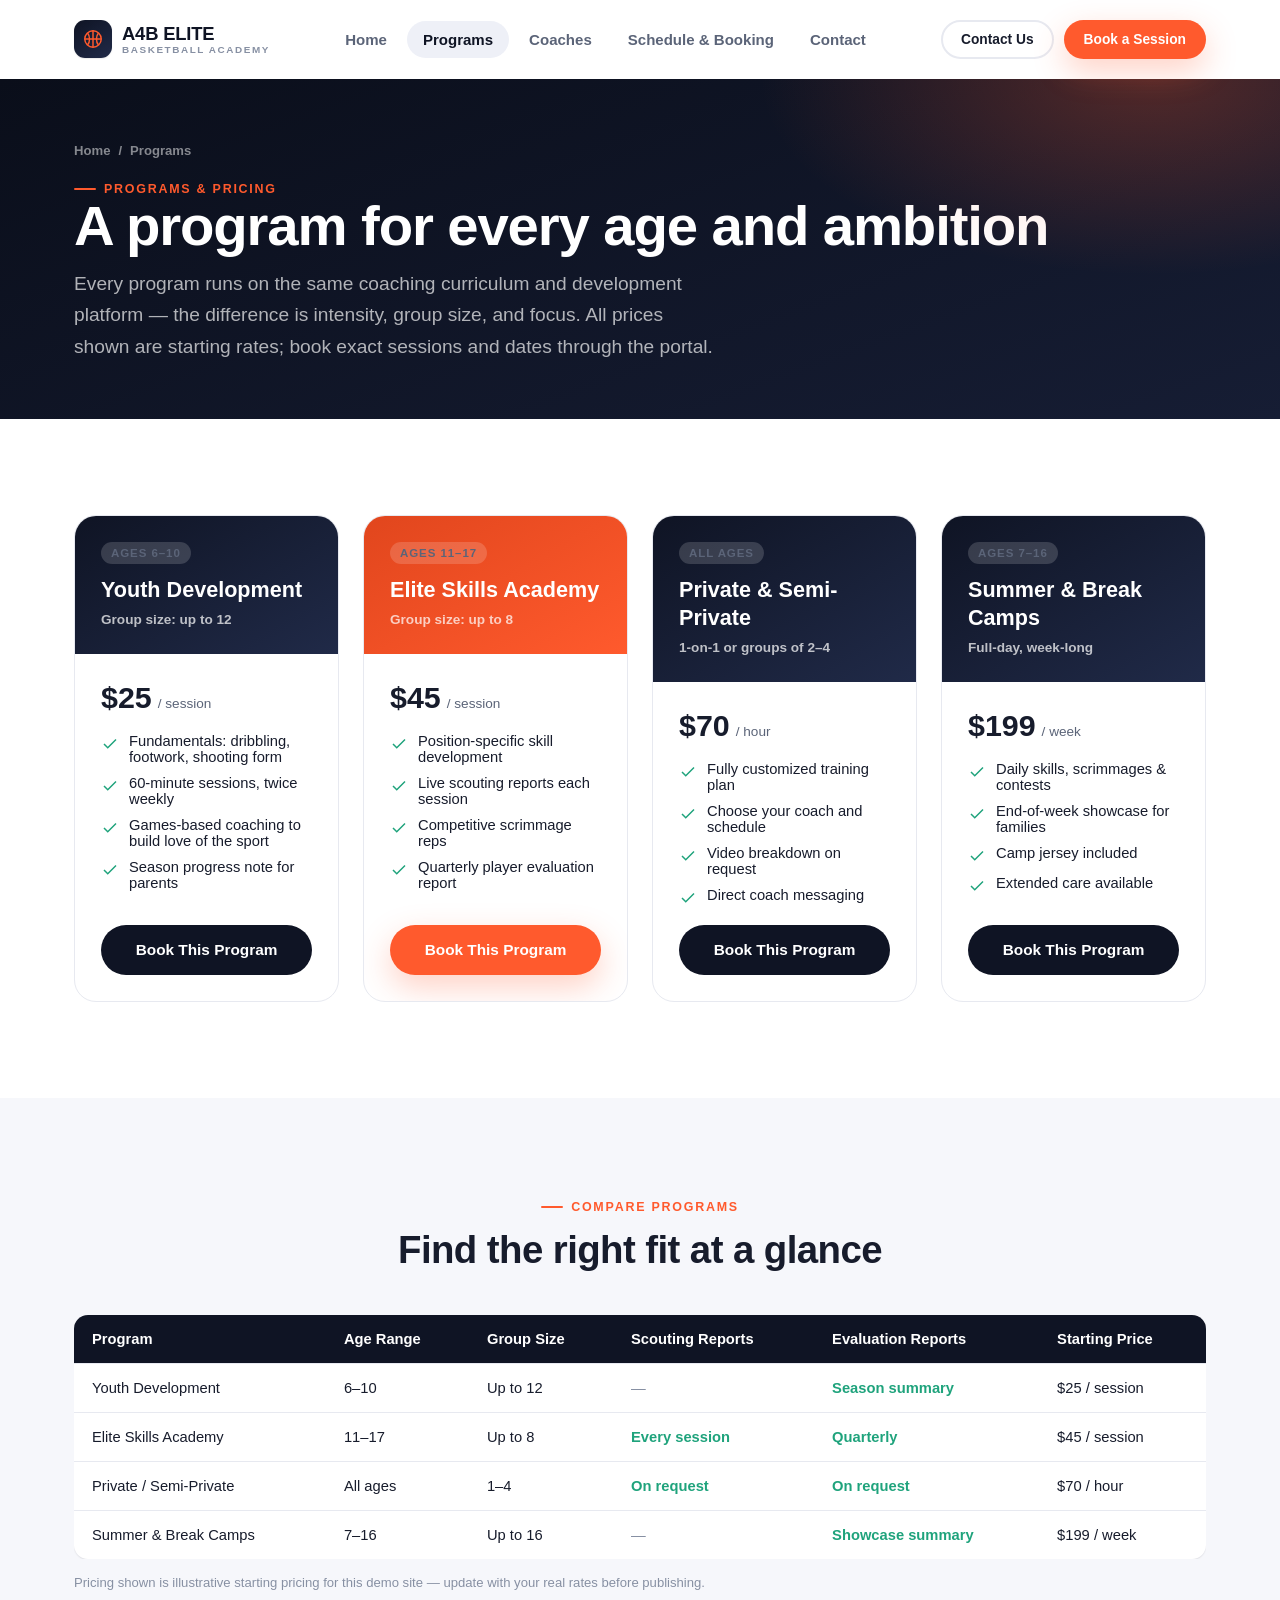
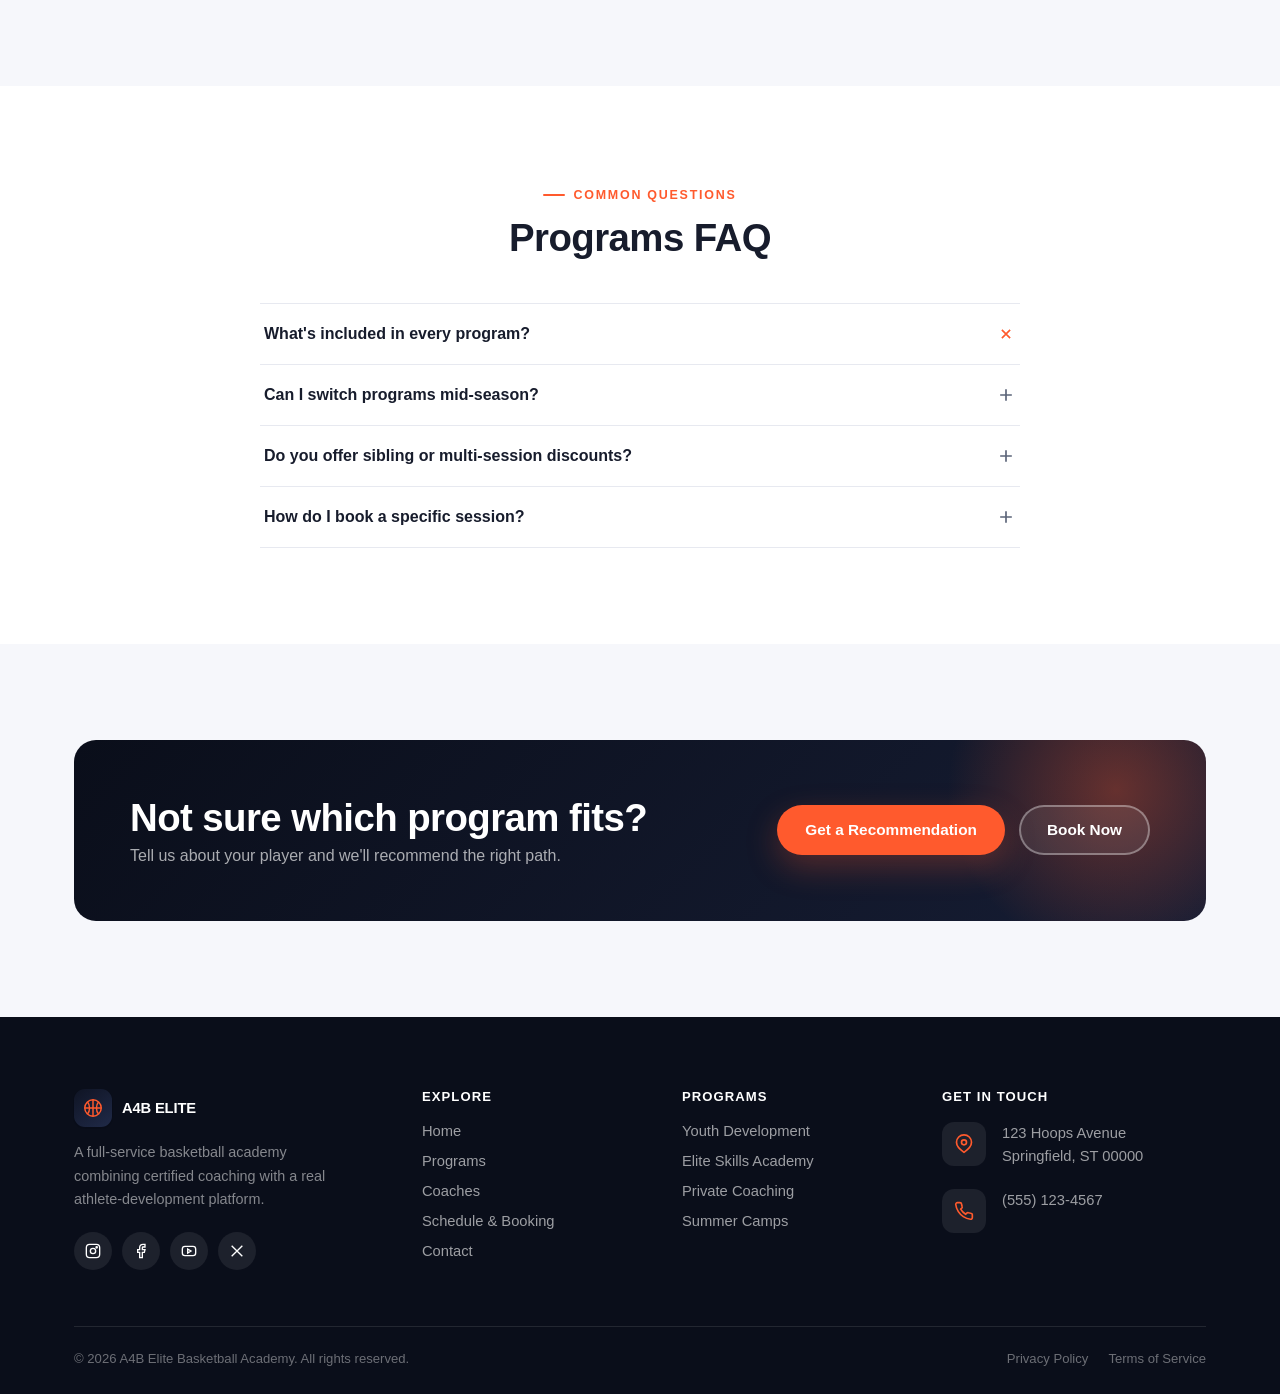
<file: programs.html>
<!DOCTYPE html>
<html lang="en">
<head>
<meta charset="UTF-8">
<meta name="viewport" content="width=device-width, initial-scale=1.0">
<title>Programs &amp; Pricing | A4B Elite Basketball Academy</title>
<meta name="description" content="Explore A4B Elite's basketball programs — Youth Development, Elite Skills Academy, Private Coaching, and Summer Camps — with pricing and what's included.">
<link rel="icon" href="data:image/svg+xml,%3Csvg xmlns='http://www.w3.org/2000/svg' viewBox='0 0 24 24'%3E%3Ccircle cx='12' cy='12' r='11' fill='%23ff5a2d'/%3E%3Cpath d='M1 12h22M12 1v22M4 4c4 4 4 12 0 16M20 4c-4 4-4 12 0 16' stroke='%230f1424' stroke-width='1.3' fill='none'/%3E%3C/svg%3E">
<link rel="stylesheet" href="assets/css/style.css">
</head>
<body>

<header class="site-header">
  <div class="container nav-row">
    <a href="index.html" class="brand">
      <span class="mark"><svg viewBox="0 0 24 24" fill="none" stroke="#ff5a2d" stroke-width="1.6"><circle cx="12" cy="12" r="9"/><path d="M3 12h18M12 3v18M6 5.5c3 3.4 3 9.6 0 13M18 5.5c-3 3.4-3 9.6 0 13" /></svg></span>
      <span class="word">A4B ELITE<small>BASKETBALL ACADEMY</small></span>
    </a>
    <nav class="nav-links">
      <a href="index.html" data-page="index.html">Home</a>
      <a href="programs.html" data-page="programs.html">Programs</a>
      <a href="coaches.html" data-page="coaches.html">Coaches</a>
      <a href="schedule.html" data-page="schedule.html">Schedule &amp; Booking</a>
      <a href="contact.html" data-page="contact.html">Contact</a>
    </nav>
    <div class="nav-cta">
      <a href="contact.html" class="btn btn-ghost btn-sm">Contact Us</a>
      <a href="basketball_booking_system.html" class="btn btn-primary btn-sm">Book a Session</a>
    </div>
    <button class="nav-toggle" aria-label="Toggle menu" aria-expanded="false"><span></span></button>
  </div>
</header>

<main>

  <section class="page-hero">
    <div class="container">
      <div class="crumbs"><a href="index.html">Home</a> / <span>Programs</span></div>
      <span class="eyebrow">Programs &amp; Pricing</span>
      <h1>A program for every age and ambition</h1>
      <p class="lede">Every program runs on the same coaching curriculum and development platform — the difference is intensity, group size, and focus. All prices shown are starting rates; book exact sessions and dates through the portal.</p>
    </div>
  </section>

  <section class="py">
    <div class="container">
      <div class="grid grid-4">

        <div class="program-card reveal" id="youth">
          <div class="head">
            <span class="tag">Ages 6–10</span>
            <h3>Youth Development</h3>
            <span class="age">Group size: up to 12</span>
          </div>
          <div class="body">
            <div class="price"><b>$25</b><span>/ session</span></div>
            <ul class="features">
              <li><svg viewBox="0 0 24 24" fill="none" stroke="currentColor" stroke-width="2"><path d="M20 6L9 17l-5-5"/></svg>Fundamentals: dribbling, footwork, shooting form</li>
              <li><svg viewBox="0 0 24 24" fill="none" stroke="currentColor" stroke-width="2"><path d="M20 6L9 17l-5-5"/></svg>60-minute sessions, twice weekly</li>
              <li><svg viewBox="0 0 24 24" fill="none" stroke="currentColor" stroke-width="2"><path d="M20 6L9 17l-5-5"/></svg>Games-based coaching to build love of the sport</li>
              <li><svg viewBox="0 0 24 24" fill="none" stroke="currentColor" stroke-width="2"><path d="M20 6L9 17l-5-5"/></svg>Season progress note for parents</li>
            </ul>
            <a href="basketball_booking_system.html" class="btn btn-dark btn-block">Book This Program</a>
          </div>
        </div>

        <div class="program-card featured reveal" id="elite">
          <div class="head">
            <span class="tag">Ages 11–17</span>
            <h3>Elite Skills Academy</h3>
            <span class="age">Group size: up to 8</span>
          </div>
          <div class="body">
            <div class="price"><b>$45</b><span>/ session</span></div>
            <ul class="features">
              <li><svg viewBox="0 0 24 24" fill="none" stroke="currentColor" stroke-width="2"><path d="M20 6L9 17l-5-5"/></svg>Position-specific skill development</li>
              <li><svg viewBox="0 0 24 24" fill="none" stroke="currentColor" stroke-width="2"><path d="M20 6L9 17l-5-5"/></svg>Live scouting reports each session</li>
              <li><svg viewBox="0 0 24 24" fill="none" stroke="currentColor" stroke-width="2"><path d="M20 6L9 17l-5-5"/></svg>Competitive scrimmage reps</li>
              <li><svg viewBox="0 0 24 24" fill="none" stroke="currentColor" stroke-width="2"><path d="M20 6L9 17l-5-5"/></svg>Quarterly player evaluation report</li>
            </ul>
            <a href="basketball_booking_system.html" class="btn btn-primary btn-block">Book This Program</a>
          </div>
        </div>

        <div class="program-card reveal" id="private">
          <div class="head">
            <span class="tag">All Ages</span>
            <h3>Private &amp; Semi-Private</h3>
            <span class="age">1-on-1 or groups of 2–4</span>
          </div>
          <div class="body">
            <div class="price"><b>$70</b><span>/ hour</span></div>
            <ul class="features">
              <li><svg viewBox="0 0 24 24" fill="none" stroke="currentColor" stroke-width="2"><path d="M20 6L9 17l-5-5"/></svg>Fully customized training plan</li>
              <li><svg viewBox="0 0 24 24" fill="none" stroke="currentColor" stroke-width="2"><path d="M20 6L9 17l-5-5"/></svg>Choose your coach and schedule</li>
              <li><svg viewBox="0 0 24 24" fill="none" stroke="currentColor" stroke-width="2"><path d="M20 6L9 17l-5-5"/></svg>Video breakdown on request</li>
              <li><svg viewBox="0 0 24 24" fill="none" stroke="currentColor" stroke-width="2"><path d="M20 6L9 17l-5-5"/></svg>Direct coach messaging</li>
            </ul>
            <a href="basketball_booking_system.html" class="btn btn-dark btn-block">Book This Program</a>
          </div>
        </div>

        <div class="program-card reveal" id="camps">
          <div class="head">
            <span class="tag">Ages 7–16</span>
            <h3>Summer &amp; Break Camps</h3>
            <span class="age">Full-day, week-long</span>
          </div>
          <div class="body">
            <div class="price"><b>$199</b><span>/ week</span></div>
            <ul class="features">
              <li><svg viewBox="0 0 24 24" fill="none" stroke="currentColor" stroke-width="2"><path d="M20 6L9 17l-5-5"/></svg>Daily skills, scrimmages &amp; contests</li>
              <li><svg viewBox="0 0 24 24" fill="none" stroke="currentColor" stroke-width="2"><path d="M20 6L9 17l-5-5"/></svg>End-of-week showcase for families</li>
              <li><svg viewBox="0 0 24 24" fill="none" stroke="currentColor" stroke-width="2"><path d="M20 6L9 17l-5-5"/></svg>Camp jersey included</li>
              <li><svg viewBox="0 0 24 24" fill="none" stroke="currentColor" stroke-width="2"><path d="M20 6L9 17l-5-5"/></svg>Extended care available</li>
            </ul>
            <a href="basketball_booking_system.html" class="btn btn-dark btn-block">Book This Program</a>
          </div>
        </div>

      </div>
    </div>
  </section>

  <section class="py section-alt">
    <div class="container">
      <div class="section-head center">
        <span class="eyebrow">Compare Programs</span>
        <h2>Find the right fit at a glance</h2>
      </div>
      <div style="overflow-x:auto;">
        <table class="compare">
          <thead>
            <tr><th>Program</th><th>Age Range</th><th>Group Size</th><th>Scouting Reports</th><th>Evaluation Reports</th><th>Starting Price</th></tr>
          </thead>
          <tbody>
            <tr><td>Youth Development</td><td>6–10</td><td>Up to 12</td><td class="no">—</td><td class="yes">Season summary</td><td>$25 / session</td></tr>
            <tr><td>Elite Skills Academy</td><td>11–17</td><td>Up to 8</td><td class="yes">Every session</td><td class="yes">Quarterly</td><td>$45 / session</td></tr>
            <tr><td>Private / Semi-Private</td><td>All ages</td><td>1–4</td><td class="yes">On request</td><td class="yes">On request</td><td>$70 / hour</td></tr>
            <tr><td>Summer &amp; Break Camps</td><td>7–16</td><td>Up to 16</td><td class="no">—</td><td class="yes">Showcase summary</td><td>$199 / week</td></tr>
          </tbody>
        </table>
      </div>
      <p class="form-note" style="margin-top:16px;">Pricing shown is illustrative starting pricing for this demo site — update with your real rates before publishing.</p>
    </div>
  </section>

  <section class="py">
    <div class="container">
      <div class="section-head center">
        <span class="eyebrow">Common Questions</span>
        <h2>Programs FAQ</h2>
      </div>
      <div style="max-width:760px;margin:0 auto;">
        <div class="faq-item" data-open="true">
          <button class="faq-q">What's included in every program?<svg viewBox="0 0 24 24" fill="none" stroke="currentColor" stroke-width="2"><path d="M12 5v14M5 12h14"/></svg></button>
          <div class="faq-a"><p>All programs include certified coaching, access to the booking portal, and a baseline evaluation. Elite and Private programs add live scouting and detailed performance reports.</p></div>
        </div>
        <div class="faq-item" data-open="false">
          <button class="faq-q">Can I switch programs mid-season?<svg viewBox="0 0 24 24" fill="none" stroke="currentColor" stroke-width="2"><path d="M12 5v14M5 12h14"/></svg></button>
          <div class="faq-a"><p>Yes — talk to your coach or contact us and we'll move remaining sessions to the new program at the new rate.</p></div>
        </div>
        <div class="faq-item" data-open="false">
          <button class="faq-q">Do you offer sibling or multi-session discounts?<svg viewBox="0 0 24 24" fill="none" stroke="currentColor" stroke-width="2"><path d="M12 5v14M5 12h14"/></svg></button>
          <div class="faq-a"><p>Multi-session packages and sibling discounts are available — reach out through the contact page for current package pricing.</p></div>
        </div>
        <div class="faq-item" data-open="false">
          <button class="faq-q">How do I book a specific session?<svg viewBox="0 0 24 24" fill="none" stroke="currentColor" stroke-width="2"><path d="M12 5v14M5 12h14"/></svg></button>
          <div class="faq-a"><p>Use the booking portal to see live court and coach availability, then reserve and pay for your session online.</p></div>
        </div>
      </div>
    </div>
  </section>

  <section class="py section-alt">
    <div class="container">
      <div class="cta-band reveal">
        <div>
          <h2>Not sure which program fits?</h2>
          <p>Tell us about your player and we'll recommend the right path.</p>
        </div>
        <div class="actions">
          <a href="contact.html" class="btn btn-primary">Get a Recommendation</a>
          <a href="basketball_booking_system.html" class="btn btn-ghost-light">Book Now</a>
        </div>
      </div>
    </div>
  </section>

</main>

<footer class="site-footer">
  <div class="container">
    <div class="footer-grid">
      <div>
        <a href="index.html" class="brand">
          <span class="mark"><svg viewBox="0 0 24 24" fill="none" stroke="#ff5a2d" stroke-width="1.6"><circle cx="12" cy="12" r="9"/><path d="M3 12h18M12 3v18M6 5.5c3 3.4 3 9.6 0 13M18 5.5c-3 3.4-3 9.6 0 13" /></svg></span>
          <span class="word">A4B ELITE</span>
        </a>
        <p class="about">A full-service basketball academy combining certified coaching with a real athlete-development platform.</p>
        <div class="social-row">
          <a href="#" aria-label="Instagram"><svg viewBox="0 0 24 24" fill="none" stroke="currentColor" stroke-width="2"><rect x="2" y="2" width="20" height="20" rx="5"/><circle cx="12" cy="12" r="4"/><circle cx="17.5" cy="6.5" r="1"/></svg></a>
          <a href="#" aria-label="Facebook"><svg viewBox="0 0 24 24" fill="none" stroke="currentColor" stroke-width="2"><path d="M18 2h-3a5 5 0 0 0-5 5v3H7v4h3v8h4v-8h3l1-4h-4V7a1 1 0 0 1 1-1h3z"/></svg></a>
          <a href="#" aria-label="YouTube"><svg viewBox="0 0 24 24" fill="none" stroke="currentColor" stroke-width="2"><rect x="2" y="5" width="20" height="14" rx="4"/><path d="M10 9l5 3-5 3z"/></svg></a>
          <a href="#" aria-label="X"><svg viewBox="0 0 24 24" fill="none" stroke="currentColor" stroke-width="2"><path d="M4 4l16 16M20 4L4 20"/></svg></a>
        </div>
      </div>
      <div>
        <h5>Explore</h5>
        <ul>
          <li><a href="index.html">Home</a></li>
          <li><a href="programs.html">Programs</a></li>
          <li><a href="coaches.html">Coaches</a></li>
          <li><a href="schedule.html">Schedule &amp; Booking</a></li>
          <li><a href="contact.html">Contact</a></li>
        </ul>
      </div>
      <div>
        <h5>Programs</h5>
        <ul>
          <li><a href="programs.html#youth">Youth Development</a></li>
          <li><a href="programs.html#elite">Elite Skills Academy</a></li>
          <li><a href="programs.html#private">Private Coaching</a></li>
          <li><a href="programs.html#camps">Summer Camps</a></li>
        </ul>
      </div>
      <div>
        <h5>Get In Touch</h5>
        <div class="info-list">
          <div class="info-item">
            <div class="icon"><svg viewBox="0 0 24 24" fill="none" stroke="currentColor" stroke-width="2"><path d="M21 10c0 6-9 12-9 12S3 16 3 10a9 9 0 0 1 18 0z"/><circle cx="12" cy="10" r="3"/></svg></div>
            <p>123 Hoops Avenue<br>Springfield, ST 00000</p>
          </div>
          <div class="info-item">
            <div class="icon"><svg viewBox="0 0 24 24" fill="none" stroke="currentColor" stroke-width="2"><path d="M22 16.9v3a2 2 0 0 1-2.2 2 19.8 19.8 0 0 1-8.6-3.1 19.5 19.5 0 0 1-6-6A19.8 19.8 0 0 1 2.1 4.2 2 2 0 0 1 4.1 2h3a2 2 0 0 1 2 1.7c.1.9.3 1.8.6 2.7a2 2 0 0 1-.4 2.1L8 9.8a16 16 0 0 0 6 6l1.3-1.3a2 2 0 0 1 2.1-.4c.9.3 1.8.5 2.7.6a2 2 0 0 1 1.9 2.1z"/></svg></div>
            <p><a href="tel:+15551234567">(555) 123-4567</a></p>
          </div>
        </div>
      </div>
    </div>
    <div class="footer-bottom">
      <span>© <span data-year></span> A4B Elite Basketball Academy. All rights reserved.</span>
      <div class="legal"><a href="#">Privacy Policy</a><a href="#">Terms of Service</a></div>
    </div>
  </div>
</footer>

<script src="assets/js/main.js"></script>
</body>
</html>
</file>
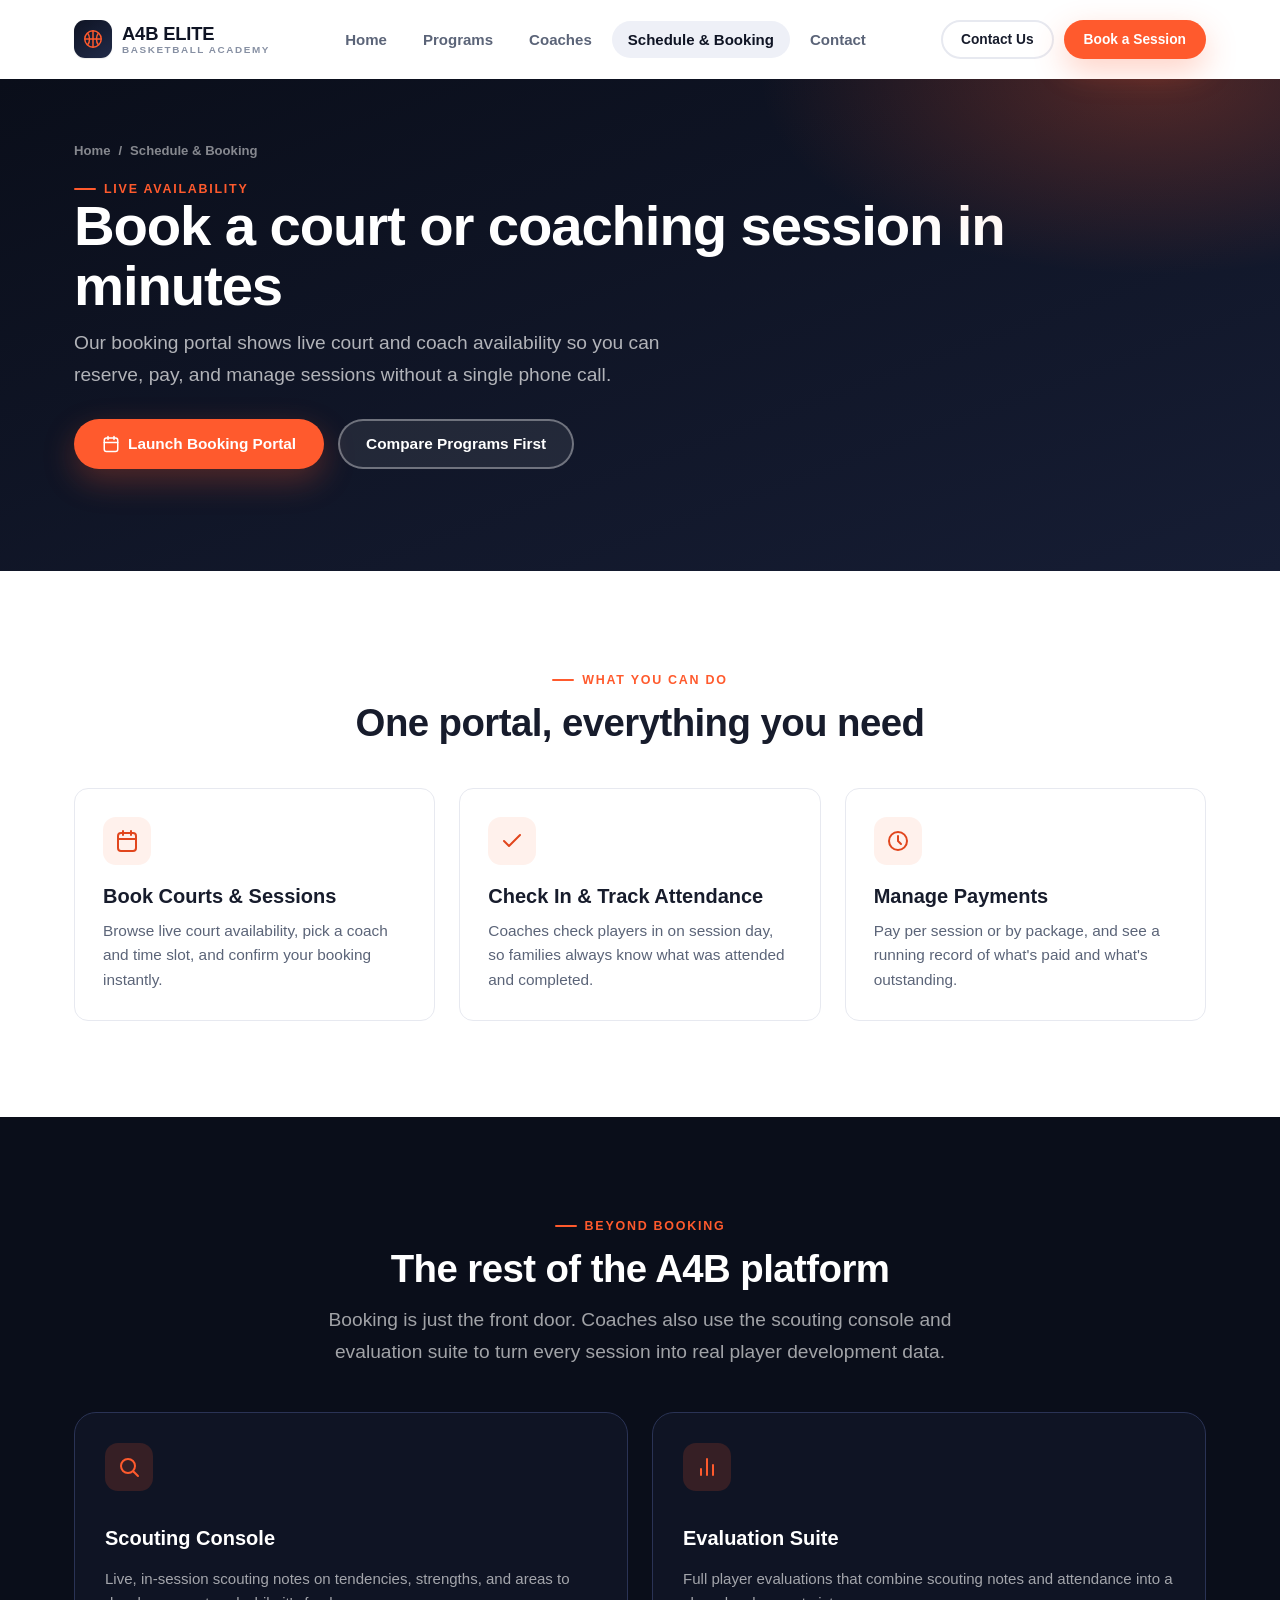
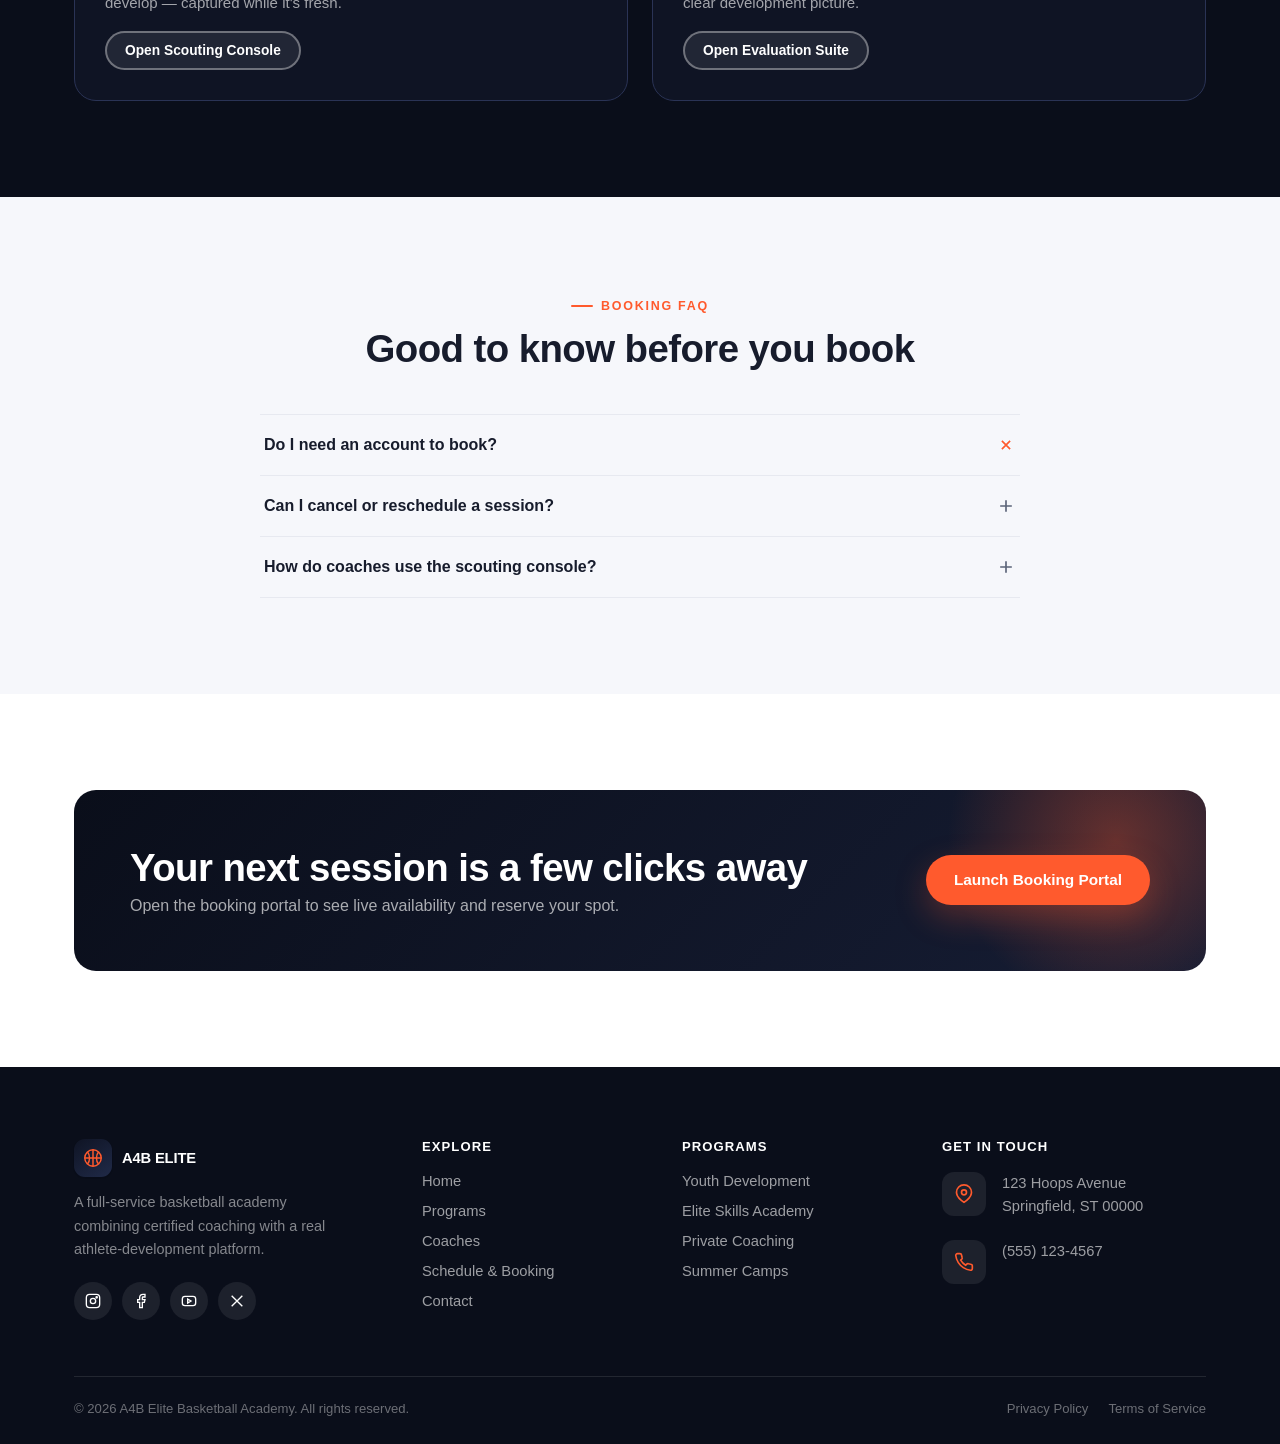
<file: schedule.html>
<!DOCTYPE html>
<html lang="en">
<head>
<meta charset="UTF-8">
<meta name="viewport" content="width=device-width, initial-scale=1.0">
<title>Schedule &amp; Booking | A4B Elite Basketball Academy</title>
<meta name="description" content="Book courts and coaching sessions, manage your bookings, and access A4B Elite's scouting and evaluation platform.">
<link rel="icon" href="data:image/svg+xml,%3Csvg xmlns='http://www.w3.org/2000/svg' viewBox='0 0 24 24'%3E%3Ccircle cx='12' cy='12' r='11' fill='%23ff5a2d'/%3E%3Cpath d='M1 12h22M12 1v22M4 4c4 4 4 12 0 16M20 4c-4 4-4 12 0 16' stroke='%230f1424' stroke-width='1.3' fill='none'/%3E%3C/svg%3E">
<link rel="stylesheet" href="assets/css/style.css">
</head>
<body>

<header class="site-header">
  <div class="container nav-row">
    <a href="index.html" class="brand">
      <span class="mark"><svg viewBox="0 0 24 24" fill="none" stroke="#ff5a2d" stroke-width="1.6"><circle cx="12" cy="12" r="9"/><path d="M3 12h18M12 3v18M6 5.5c3 3.4 3 9.6 0 13M18 5.5c-3 3.4-3 9.6 0 13" /></svg></span>
      <span class="word">A4B ELITE<small>BASKETBALL ACADEMY</small></span>
    </a>
    <nav class="nav-links">
      <a href="index.html" data-page="index.html">Home</a>
      <a href="programs.html" data-page="programs.html">Programs</a>
      <a href="coaches.html" data-page="coaches.html">Coaches</a>
      <a href="schedule.html" data-page="schedule.html">Schedule &amp; Booking</a>
      <a href="contact.html" data-page="contact.html">Contact</a>
    </nav>
    <div class="nav-cta">
      <a href="contact.html" class="btn btn-ghost btn-sm">Contact Us</a>
      <a href="basketball_booking_system.html" class="btn btn-primary btn-sm">Book a Session</a>
    </div>
    <button class="nav-toggle" aria-label="Toggle menu" aria-expanded="false"><span></span></button>
  </div>
</header>

<main>

  <section class="page-hero">
    <div class="container">
      <div class="crumbs"><a href="index.html">Home</a> / <span>Schedule &amp; Booking</span></div>
      <span class="eyebrow">Live Availability</span>
      <h1>Book a court or coaching session in minutes</h1>
      <p class="lede">Our booking portal shows live court and coach availability so you can reserve, pay, and manage sessions without a single phone call.</p>
      <div class="hero-actions" style="margin-top:28px;">
        <a href="basketball_booking_system.html" class="btn btn-primary">
          <svg viewBox="0 0 24 24" fill="none" stroke="currentColor" stroke-width="2" stroke-linecap="round" stroke-linejoin="round"><rect x="3" y="4" width="18" height="18" rx="3"/><path d="M16 2v4M8 2v4M3 10h18"/></svg>
          Launch Booking Portal
        </a>
        <a href="programs.html" class="btn btn-ghost-light">Compare Programs First</a>
      </div>
    </div>
  </section>

  <section class="py">
    <div class="container">
      <div class="section-head center">
        <span class="eyebrow">What You Can Do</span>
        <h2>One portal, everything you need</h2>
      </div>
      <div class="grid grid-3">
        <div class="card reveal">
          <div class="icon"><svg viewBox="0 0 24 24" fill="none" stroke="currentColor" stroke-width="2" stroke-linecap="round" stroke-linejoin="round"><rect x="3" y="4" width="18" height="18" rx="3"/><path d="M16 2v4M8 2v4M3 10h18"/></svg></div>
          <h3>Book Courts &amp; Sessions</h3>
          <p>Browse live court availability, pick a coach and time slot, and confirm your booking instantly.</p>
        </div>
        <div class="card reveal">
          <div class="icon"><svg viewBox="0 0 24 24" fill="none" stroke="currentColor" stroke-width="2" stroke-linecap="round" stroke-linejoin="round"><path d="M20 6L9 17l-5-5"/></svg></div>
          <h3>Check In &amp; Track Attendance</h3>
          <p>Coaches check players in on session day, so families always know what was attended and completed.</p>
        </div>
        <div class="card reveal">
          <div class="icon"><svg viewBox="0 0 24 24" fill="none" stroke="currentColor" stroke-width="2" stroke-linecap="round" stroke-linejoin="round"><circle cx="12" cy="12" r="9"/><path d="M12 7v5l3 3"/></svg></div>
          <h3>Manage Payments</h3>
          <p>Pay per session or by package, and see a running record of what's paid and what's outstanding.</p>
        </div>
      </div>
    </div>
  </section>

  <section class="py section-dark">
    <div class="container">
      <div class="section-head center">
        <span class="eyebrow">Beyond Booking</span>
        <h2>The rest of the A4B platform</h2>
        <p class="lede" style="margin:0 auto;">Booking is just the front door. Coaches also use the scouting console and evaluation suite to turn every session into real player development data.</p>
      </div>
      <div class="grid grid-2">
        <div class="tool-card reveal">
          <div class="icon"><svg viewBox="0 0 24 24" fill="none" stroke="currentColor" stroke-width="2" stroke-linecap="round" stroke-linejoin="round"><circle cx="11" cy="11" r="7"/><path d="M21 21l-4.3-4.3"/></svg></div>
          <h3>Scouting Console</h3>
          <p>Live, in-session scouting notes on tendencies, strengths, and areas to develop — captured while it's fresh.</p>
          <a href="basketball_scouting_app.html" class="btn btn-ghost-light btn-sm">Open Scouting Console</a>
        </div>
        <div class="tool-card reveal">
          <div class="icon"><svg viewBox="0 0 24 24" fill="none" stroke="currentColor" stroke-width="2" stroke-linecap="round" stroke-linejoin="round"><path d="M18 20V10M12 20V4M6 20v-6"/></svg></div>
          <h3>Evaluation Suite</h3>
          <p>Full player evaluations that combine scouting notes and attendance into a clear development picture.</p>
          <a href="sports_analytics_app.html" class="btn btn-ghost-light btn-sm">Open Evaluation Suite</a>
        </div>
      </div>
    </div>
  </section>

  <section class="py section-alt">
    <div class="container">
      <div class="section-head center">
        <span class="eyebrow">Booking FAQ</span>
        <h2>Good to know before you book</h2>
      </div>
      <div style="max-width:760px;margin:0 auto;">
        <div class="faq-item" data-open="true">
          <button class="faq-q">Do I need an account to book?<svg viewBox="0 0 24 24" fill="none" stroke="currentColor" stroke-width="2"><path d="M12 5v14M5 12h14"/></svg></button>
          <div class="faq-a"><p>Yes — creating a free account lets you book sessions, view your history, and track payments in one place.</p></div>
        </div>
        <div class="faq-item" data-open="false">
          <button class="faq-q">Can I cancel or reschedule a session?<svg viewBox="0 0 24 24" fill="none" stroke="currentColor" stroke-width="2"><path d="M12 5v14M5 12h14"/></svg></button>
          <div class="faq-a"><p>Sessions can be managed from your bookings dashboard. Contact your coach directly for late changes.</p></div>
        </div>
        <div class="faq-item" data-open="false">
          <button class="faq-q">How do coaches use the scouting console?<svg viewBox="0 0 24 24" fill="none" stroke="currentColor" stroke-width="2"><path d="M12 5v14M5 12h14"/></svg></button>
          <div class="faq-a"><p>Coaches log observations during live sessions, which feed directly into each player's evaluation report.</p></div>
        </div>
      </div>
    </div>
  </section>

  <section class="py">
    <div class="container">
      <div class="cta-band reveal">
        <div>
          <h2>Your next session is a few clicks away</h2>
          <p>Open the booking portal to see live availability and reserve your spot.</p>
        </div>
        <div class="actions">
          <a href="basketball_booking_system.html" class="btn btn-primary">Launch Booking Portal</a>
        </div>
      </div>
    </div>
  </section>

</main>

<footer class="site-footer">
  <div class="container">
    <div class="footer-grid">
      <div>
        <a href="index.html" class="brand">
          <span class="mark"><svg viewBox="0 0 24 24" fill="none" stroke="#ff5a2d" stroke-width="1.6"><circle cx="12" cy="12" r="9"/><path d="M3 12h18M12 3v18M6 5.5c3 3.4 3 9.6 0 13M18 5.5c-3 3.4-3 9.6 0 13" /></svg></span>
          <span class="word">A4B ELITE</span>
        </a>
        <p class="about">A full-service basketball academy combining certified coaching with a real athlete-development platform.</p>
        <div class="social-row">
          <a href="#" aria-label="Instagram"><svg viewBox="0 0 24 24" fill="none" stroke="currentColor" stroke-width="2"><rect x="2" y="2" width="20" height="20" rx="5"/><circle cx="12" cy="12" r="4"/><circle cx="17.5" cy="6.5" r="1"/></svg></a>
          <a href="#" aria-label="Facebook"><svg viewBox="0 0 24 24" fill="none" stroke="currentColor" stroke-width="2"><path d="M18 2h-3a5 5 0 0 0-5 5v3H7v4h3v8h4v-8h3l1-4h-4V7a1 1 0 0 1 1-1h3z"/></svg></a>
          <a href="#" aria-label="YouTube"><svg viewBox="0 0 24 24" fill="none" stroke="currentColor" stroke-width="2"><rect x="2" y="5" width="20" height="14" rx="4"/><path d="M10 9l5 3-5 3z"/></svg></a>
          <a href="#" aria-label="X"><svg viewBox="0 0 24 24" fill="none" stroke="currentColor" stroke-width="2"><path d="M4 4l16 16M20 4L4 20"/></svg></a>
        </div>
      </div>
      <div>
        <h5>Explore</h5>
        <ul>
          <li><a href="index.html">Home</a></li>
          <li><a href="programs.html">Programs</a></li>
          <li><a href="coaches.html">Coaches</a></li>
          <li><a href="schedule.html">Schedule &amp; Booking</a></li>
          <li><a href="contact.html">Contact</a></li>
        </ul>
      </div>
      <div>
        <h5>Programs</h5>
        <ul>
          <li><a href="programs.html#youth">Youth Development</a></li>
          <li><a href="programs.html#elite">Elite Skills Academy</a></li>
          <li><a href="programs.html#private">Private Coaching</a></li>
          <li><a href="programs.html#camps">Summer Camps</a></li>
        </ul>
      </div>
      <div>
        <h5>Get In Touch</h5>
        <div class="info-list">
          <div class="info-item">
            <div class="icon"><svg viewBox="0 0 24 24" fill="none" stroke="currentColor" stroke-width="2"><path d="M21 10c0 6-9 12-9 12S3 16 3 10a9 9 0 0 1 18 0z"/><circle cx="12" cy="10" r="3"/></svg></div>
            <p>123 Hoops Avenue<br>Springfield, ST 00000</p>
          </div>
          <div class="info-item">
            <div class="icon"><svg viewBox="0 0 24 24" fill="none" stroke="currentColor" stroke-width="2"><path d="M22 16.9v3a2 2 0 0 1-2.2 2 19.8 19.8 0 0 1-8.6-3.1 19.5 19.5 0 0 1-6-6A19.8 19.8 0 0 1 2.1 4.2 2 2 0 0 1 4.1 2h3a2 2 0 0 1 2 1.7c.1.9.3 1.8.6 2.7a2 2 0 0 1-.4 2.1L8 9.8a16 16 0 0 0 6 6l1.3-1.3a2 2 0 0 1 2.1-.4c.9.3 1.8.5 2.7.6a2 2 0 0 1 1.9 2.1z"/></svg></div>
            <p><a href="tel:+15551234567">(555) 123-4567</a></p>
          </div>
        </div>
      </div>
    </div>
    <div class="footer-bottom">
      <span>© <span data-year></span> A4B Elite Basketball Academy. All rights reserved.</span>
      <div class="legal"><a href="#">Privacy Policy</a><a href="#">Terms of Service</a></div>
    </div>
  </div>
</footer>

<script src="assets/js/main.js"></script>
</body>
</html>
</file>
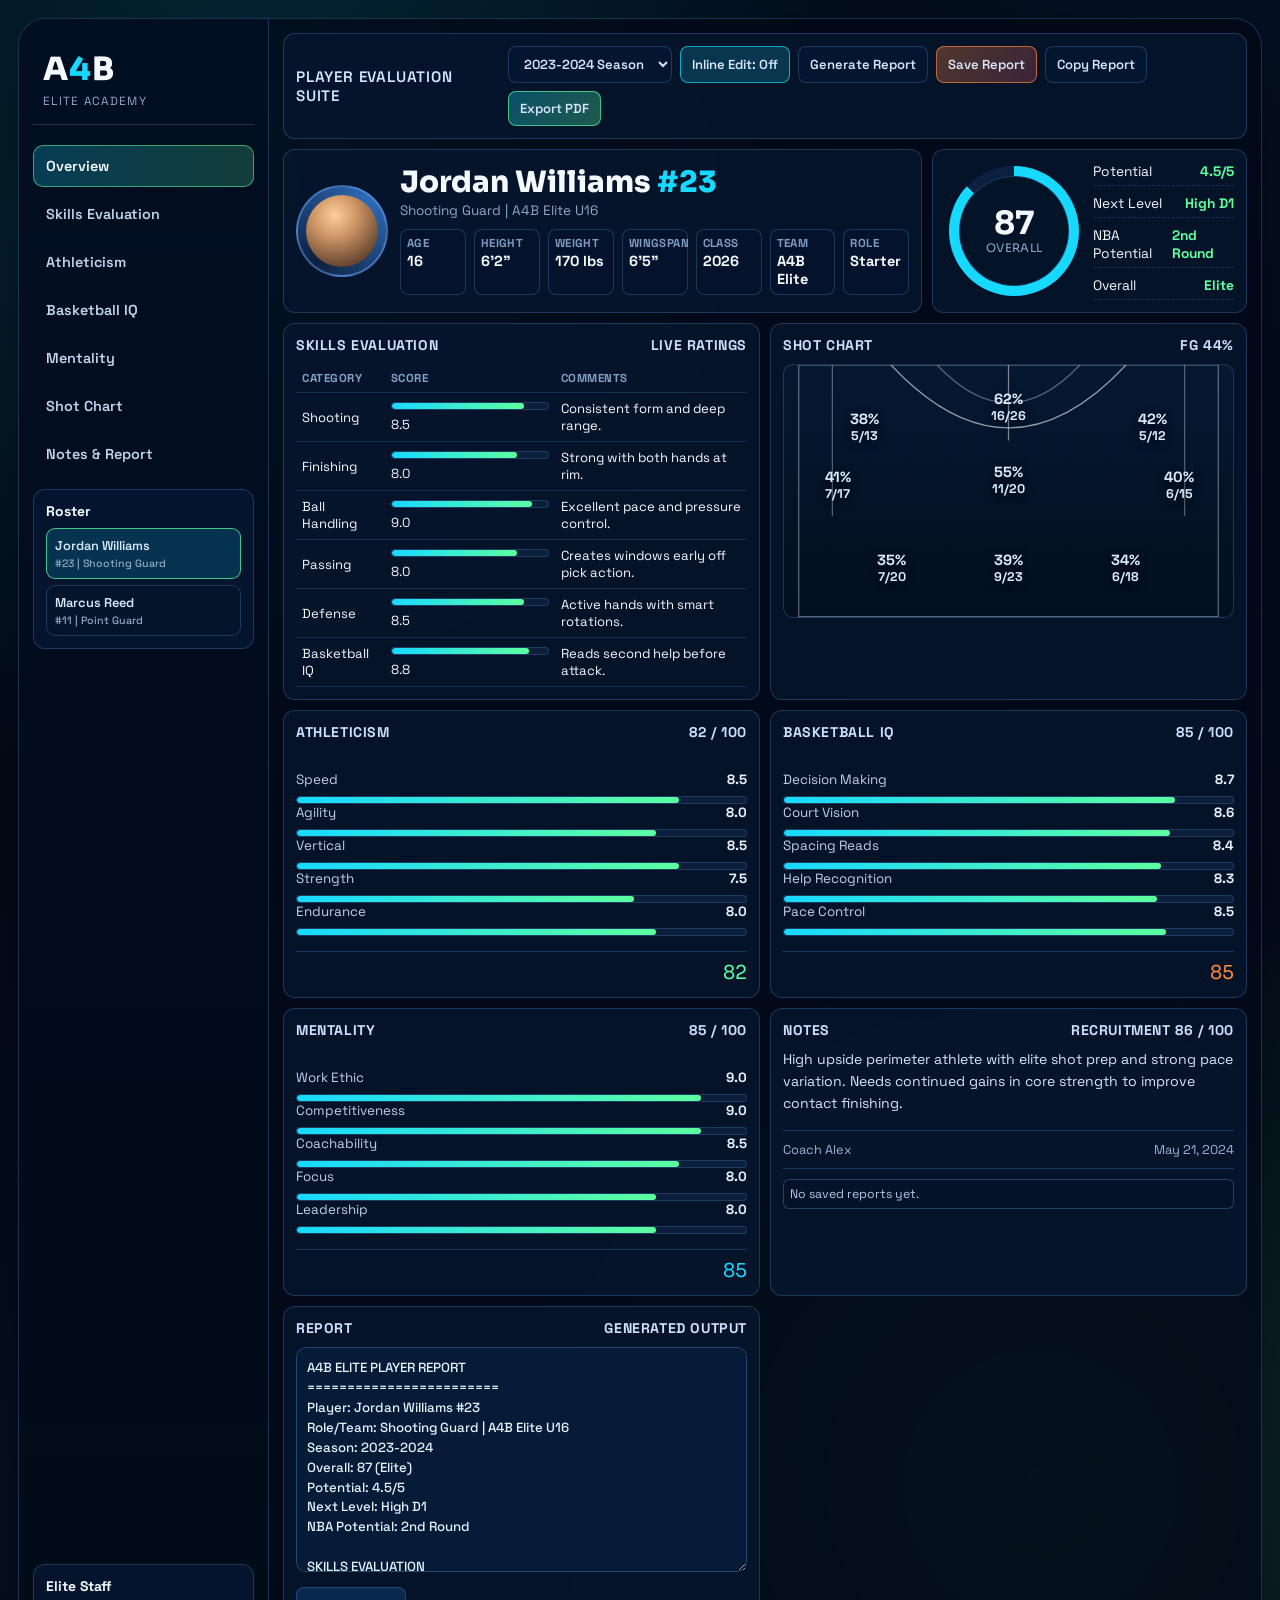
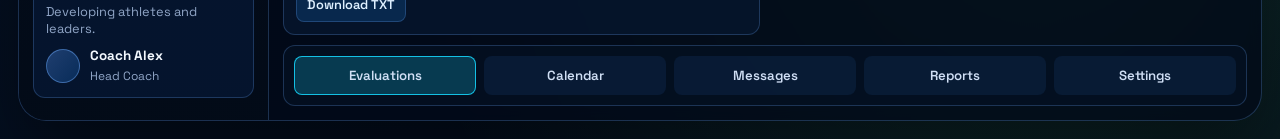
<file: sports_analytics_app.html>
<!DOCTYPE html>
<html lang="en">
<head>
    <meta charset="UTF-8">
    <meta name="viewport" content="width=device-width, initial-scale=1.0">
    <title>A4B Elite | Complete Evaluation Suite</title>
    <link rel="preconnect" href="https://fonts.googleapis.com">
    <link rel="preconnect" href="https://fonts.gstatic.com" crossorigin>
    <link href="https://fonts.googleapis.com/css2?family=Space+Grotesk:wght@400;500;600;700&family=Sora:wght@500;600;700;800&display=swap" rel="stylesheet">
    <style>
        :root {
            --bg-main: #020916;
            --bg-panel: rgba(7, 22, 46, 0.82);
            --bg-panel-soft: rgba(8, 27, 58, 0.62);
            --line: rgba(111, 173, 255, 0.24);
            --line-strong: rgba(111, 173, 255, 0.45);
            --text-main: #f4f9ff;
            --text-soft: #91a6c7;
            --accent: #17d9ff;
            --accent-2: #5dff9f;
            --accent-3: #ff8a3d;
        }

        * {
            margin: 0;
            padding: 0;
            box-sizing: border-box;
        }

        body {
            font-family: "Space Grotesk", sans-serif;
            color: var(--text-main);
            min-height: 100vh;
            background:
                radial-gradient(circle at 18% 10%, rgba(23, 217, 255, 0.18), transparent 34%),
                radial-gradient(circle at 82% 86%, rgba(93, 255, 159, 0.15), transparent 35%),
                linear-gradient(130deg, #01050f 0%, #041022 45%, #020916 100%);
            padding: 18px;
        }

        .app-shell {
            max-width: 1500px;
            min-height: calc(100vh - 36px);
            margin: 0 auto;
            border: 1px solid var(--line);
            border-radius: 28px;
            display: grid;
            grid-template-columns: 250px 1fr;
            overflow: hidden;
            backdrop-filter: blur(6px);
            box-shadow: 0 34px 80px rgba(0, 0, 0, 0.45);
            background: rgba(2, 9, 23, 0.75);
        }

        .side {
            border-right: 1px solid var(--line);
            background: linear-gradient(180deg, rgba(2, 14, 34, 0.98), rgba(3, 11, 24, 0.9));
            display: flex;
            flex-direction: column;
            padding: 22px 14px;
            gap: 14px;
        }

        .brand {
            padding: 8px 10px 14px;
            border-bottom: 1px solid var(--line);
            margin-bottom: 2px;
        }

        .brand h1 {
            font-family: "Sora", sans-serif;
            font-size: 2rem;
            letter-spacing: 1px;
            font-weight: 800;
        }

        .brand h1 span { color: var(--accent); }
        .brand small {
            color: var(--text-soft);
            letter-spacing: 1.3px;
            font-size: 0.74rem;
            text-transform: uppercase;
        }

        .menu {
            list-style: none;
            display: grid;
            gap: 6px;
            margin-top: 4px;
        }

        .menu button {
            width: 100%;
            border: 1px solid transparent;
            color: #c5d4eb;
            background: transparent;
            border-radius: 10px;
            padding: 11px 12px;
            text-align: left;
            font: 600 0.9rem "Space Grotesk", sans-serif;
            cursor: pointer;
            transition: 0.2s ease;
        }

        .menu button:hover {
            border-color: var(--line);
            background: rgba(23, 217, 255, 0.1);
        }

        .menu button.active {
            background: linear-gradient(90deg, rgba(23, 217, 255, 0.24), rgba(93, 255, 159, 0.2));
            border-color: rgba(93, 255, 159, 0.55);
            color: #f8fdff;
        }

        .roster-card,
        .coach-card {
            border: 1px solid var(--line);
            background: var(--bg-panel-soft);
            border-radius: 12px;
            padding: 12px;
        }

        .roster-card h3,
        .coach-card h3 {
            font-size: 0.87rem;
            margin-bottom: 8px;
        }

        .roster-list {
            display: grid;
            gap: 6px;
        }

        .roster-list button {
            width: 100%;
            text-align: left;
            border: 1px solid var(--line);
            background: rgba(5, 20, 41, 0.7);
            color: #d8e8ff;
            border-radius: 9px;
            padding: 8px;
            font: 600 0.8rem "Space Grotesk", sans-serif;
            cursor: pointer;
            transition: 0.2s ease;
        }

        .roster-list button small {
            display: block;
            color: var(--text-soft);
            font-weight: 500;
            margin-top: 3px;
        }

        .roster-list button:hover,
        .roster-list button.active {
            border-color: rgba(93, 255, 159, 0.72);
            background: rgba(17, 217, 255, 0.16);
        }

        .coach-card { margin-top: auto; }
        .coach-card p {
            color: var(--text-soft);
            font-size: 0.8rem;
            margin-bottom: 10px;
        }

        .coach-row {
            display: flex;
            align-items: center;
            gap: 10px;
        }

        .coach-avatar {
            width: 34px;
            height: 34px;
            border-radius: 50%;
            background: linear-gradient(130deg, #1f3e6f, #082c59);
            border: 1px solid var(--line-strong);
        }

        .main {
            display: flex;
            flex-direction: column;
            padding: 14px;
            gap: 10px;
        }

        .topbar {
            border: 1px solid var(--line);
            background: rgba(3, 14, 32, 0.7);
            border-radius: 12px;
            padding: 10px 14px;
            display: flex;
            justify-content: space-between;
            align-items: center;
            gap: 10px;
        }

        .topbar h2 {
            font-size: 0.95rem;
            color: #d2e6ff;
            letter-spacing: 0.8px;
            text-transform: uppercase;
            font-weight: 600;
        }

        .actions {
            display: flex;
            gap: 8px;
            flex-wrap: wrap;
        }

        .actions select,
        .actions button {
            border: 1px solid var(--line);
            background: #04152f;
            color: #d7e6fb;
            padding: 8px 11px;
            border-radius: 8px;
            font: 600 0.82rem "Space Grotesk", sans-serif;
            cursor: pointer;
        }

        .actions button.primary {
            border-color: rgba(93, 255, 159, 0.65);
            background: linear-gradient(130deg, rgba(23, 217, 255, 0.3), rgba(93, 255, 159, 0.3));
        }

        .actions button.warn {
            border-color: rgba(255, 138, 61, 0.65);
            background: linear-gradient(130deg, rgba(255, 138, 61, 0.3), rgba(255, 95, 109, 0.22));
        }

        .actions button.edit {
            border-color: rgba(23, 217, 255, 0.7);
            background: rgba(23, 217, 255, 0.18);
        }

        .grid {
            display: grid;
            grid-template-columns: repeat(12, 1fr);
            gap: 10px;
        }

        .card {
            border: 1px solid var(--line);
            border-radius: 12px;
            background: var(--bg-panel);
            padding: 12px;
        }

        .section-card.hidden {
            display: none !important;
        }

        .profile {
            grid-column: span 8;
            display: grid;
            grid-template-columns: auto 1fr;
            gap: 12px;
            align-items: center;
        }

        .avatar {
            width: 92px;
            height: 92px;
            border-radius: 50%;
            border: 2px solid var(--line-strong);
            background: conic-gradient(from 40deg, #2d6bb8, #0d203e, #2d6bb8);
            position: relative;
        }

        .avatar::after {
            content: "";
            position: absolute;
            inset: 8px;
            border-radius: 50%;
            background: radial-gradient(circle at 40% 28%, #face9a 0%, #d09766 32%, #4a3124 88%);
        }

        .player-name {
            font-family: "Sora", sans-serif;
            font-size: clamp(1.3rem, 2.3vw, 1.9rem);
            font-weight: 800;
            line-height: 1.05;
        }

        .player-name span { color: var(--accent); }

        .subline {
            color: var(--text-soft);
            margin-top: 5px;
            font-size: 0.85rem;
        }

        .stats-row {
            margin-top: 10px;
            display: grid;
            grid-template-columns: repeat(7, minmax(52px, 1fr));
            gap: 8px;
        }

        .chip {
            border: 1px solid var(--line);
            border-radius: 8px;
            padding: 6px;
            background: rgba(4, 20, 44, 0.75);
        }

        .chip strong {
            display: block;
            font-size: 0.72rem;
            text-transform: uppercase;
            letter-spacing: 0.4px;
            color: #7f9bc2;
        }

        .chip span {
            display: block;
            margin-top: 2px;
            font-size: 0.91rem;
            font-weight: 700;
        }

        .overall {
            grid-column: span 4;
            display: grid;
            grid-template-columns: 138px 1fr;
            gap: 10px;
            align-items: center;
        }

        .ring-wrap {
            display: grid;
            place-items: center;
            height: 130px;
            width: 130px;
            margin: 0 auto;
            border-radius: 50%;
            background: conic-gradient(var(--accent) calc(var(--score, 87) * 1%), rgba(11, 34, 68, 0.9) 0);
            position: relative;
        }

        .ring-wrap::before {
            content: "";
            position: absolute;
            inset: 10px;
            border-radius: 50%;
            background: #031328;
            border: 1px solid var(--line);
        }

        .ring-score {
            position: relative;
            text-align: center;
            font-family: "Sora", sans-serif;
        }

        .ring-score b {
            font-size: 2rem;
            line-height: 1;
        }

        .ring-score small {
            display: block;
            margin-top: 2px;
            color: var(--text-soft);
            font-size: 0.73rem;
            letter-spacing: 0.35px;
            text-transform: uppercase;
        }

        .trait-list {
            list-style: none;
            display: grid;
            gap: 8px;
            font-size: 0.86rem;
        }

        .trait-list li {
            display: flex;
            justify-content: space-between;
            border-bottom: 1px dashed rgba(111, 173, 255, 0.2);
            padding-bottom: 5px;
        }

        .trait-list li span:last-child {
            color: var(--accent-2);
            font-weight: 700;
        }

        .skills,
        .shot,
        .athleticism,
        .mentality,
        .iq,
        .notes,
        .report {
            grid-column: span 6;
        }

        .card-title {
            display: flex;
            justify-content: space-between;
            align-items: center;
            margin-bottom: 10px;
            font-size: 0.88rem;
            letter-spacing: 0.6px;
            text-transform: uppercase;
            color: #cee0fa;
            font-weight: 700;
        }

        table {
            width: 100%;
            border-collapse: collapse;
        }

        th,
        td {
            text-align: left;
            padding: 7px 6px;
            border-bottom: 1px solid rgba(111, 173, 255, 0.18);
            font-size: 0.82rem;
            vertical-align: middle;
        }

        th {
            color: #85a0c8;
            text-transform: uppercase;
            font-size: 0.72rem;
            letter-spacing: 0.5px;
        }

        .bar {
            height: 8px;
            width: 100%;
            border-radius: 20px;
            background: rgba(12, 33, 63, 0.92);
            overflow: hidden;
            border: 1px solid rgba(111, 173, 255, 0.2);
        }

        .bar i {
            display: block;
            height: 100%;
            border-radius: 20px;
            background: linear-gradient(90deg, var(--accent), var(--accent-2));
        }

        .inline-input {
            width: 100%;
            border: 1px solid rgba(111, 173, 255, 0.4);
            border-radius: 6px;
            background: #08203f;
            color: #e8f3ff;
            font: 600 0.78rem "Space Grotesk", sans-serif;
            padding: 6px 7px;
        }

        .inline-input.small {
            width: 86px;
            display: inline-block;
            text-align: center;
            padding: 4px 6px;
            font-size: 0.75rem;
        }

        .inline-group {
            display: grid;
            gap: 8px;
            margin-bottom: 10px;
        }

        .inline-grid {
            display: grid;
            grid-template-columns: repeat(2, minmax(0, 1fr));
            gap: 8px;
        }

        .inline-row {
            display: grid;
            grid-template-columns: repeat(2, minmax(0, 1fr));
            gap: 8px;
            align-items: center;
            font-size: 0.76rem;
            color: #b8ceec;
        }

        .inline-label {
            display: block;
            font-size: 0.72rem;
            text-transform: uppercase;
            letter-spacing: 0.5px;
            color: #a0b8db;
            margin-bottom: 4px;
        }

        .metric {
            display: grid;
            gap: 10px;
        }

        .metric-item {
            display: grid;
            grid-template-columns: 1fr auto;
            gap: 8px;
            align-items: center;
            font-size: 0.84rem;
        }

        .metric-item label { color: #bfd0e9; }
        .metric-score { font-weight: 700; color: #e8f3ff; }

        .summary-score {
            margin-top: 5px;
            border-top: 1px solid var(--line);
            padding-top: 8px;
            text-align: right;
            font-family: "Sora", sans-serif;
            font-size: 1.2rem;
            color: var(--accent-2);
        }

        .court {
            position: relative;
            margin-top: 8px;
            aspect-ratio: 16 / 9;
            border-radius: 10px;
            border: 1px solid var(--line);
            background:
                linear-gradient(180deg, rgba(6, 24, 50, 0.95), rgba(3, 15, 30, 0.95)),
                repeating-linear-gradient(90deg, rgba(77, 106, 153, 0.09) 0 2px, transparent 2px 40px);
            overflow: hidden;
        }

        .court svg {
            position: absolute;
            inset: 0;
            width: 100%;
            height: 100%;
        }

        .zone {
            position: absolute;
            color: #dcecff;
            font-weight: 700;
            text-align: center;
            transform: translate(-50%, -50%);
            font-size: 0.92rem;
            line-height: 1.1;
            text-shadow: 0 2px 8px rgba(0, 0, 0, 0.6);
        }

        .zone span {
            display: block;
            font-size: 0.79rem;
            margin-top: 3px;
        }

        .z1 { top: 25%; left: 18%; }
        .z2 { top: 17%; left: 50%; }
        .z3 { top: 25%; left: 82%; }
        .z4 { top: 48%; left: 12%; }
        .z5 { top: 46%; left: 50%; }
        .z6 { top: 48%; left: 88%; }
        .z7 { top: 81%; left: 24%; }
        .z8 { top: 81%; left: 50%; }
        .z9 { top: 81%; left: 76%; }

        .notes p {
            color: #d5e6fa;
            font-size: 0.88rem;
            line-height: 1.55;
            margin-top: 6px;
        }

        .notes .sign {
            display: flex;
            justify-content: space-between;
            color: #9db3d4;
            margin-top: 16px;
            font-size: 0.8rem;
            border-top: 1px solid var(--line);
            padding-top: 10px;
        }

        .saved-reports {
            margin-top: 10px;
            border-top: 1px solid var(--line);
            padding-top: 10px;
            max-height: 95px;
            overflow: auto;
            display: grid;
            gap: 6px;
        }

        .saved-reports div {
            font-size: 0.77rem;
            color: #b5c9e5;
            border: 1px solid rgba(111, 173, 255, 0.3);
            border-radius: 6px;
            padding: 6px;
            background: rgba(4, 19, 38, 0.66);
        }

        .notes-editor {
            display: none;
            margin-top: 8px;
        }

        .notes-editor.open {
            display: grid;
            gap: 8px;
        }

        .notes-editor textarea {
            min-height: 110px;
            resize: vertical;
        }

        .report textarea {
            width: 100%;
            min-height: 225px;
            border: 1px solid rgba(111, 173, 255, 0.3);
            border-radius: 10px;
            padding: 10px;
            background: #061b37;
            color: #e5f1ff;
            font: 500 0.83rem/1.5 "Space Grotesk", sans-serif;
            resize: vertical;
        }

        .report-actions {
            margin-top: 10px;
            display: flex;
            flex-wrap: wrap;
            gap: 8px;
        }

        .report-actions button {
            border: 1px solid var(--line);
            background: #08284d;
            color: #dff0ff;
            border-radius: 8px;
            padding: 8px 10px;
            cursor: pointer;
            font: 600 0.8rem "Space Grotesk", sans-serif;
        }

        .shot-editor {
            display: none;
            margin-top: 10px;
            border-top: 1px solid var(--line);
            padding-top: 10px;
            gap: 6px;
        }

        .shot-editor.open {
            display: grid;
        }

        .dock {
            border: 1px solid var(--line);
            border-radius: 12px;
            padding: 10px;
            display: grid;
            grid-template-columns: repeat(5, 1fr);
            gap: 8px;
            background: rgba(4, 17, 34, 0.8);
        }

        .dock button {
            border: 1px solid transparent;
            background: rgba(17, 45, 84, 0.38);
            color: #d0dff5;
            border-radius: 8px;
            padding: 10px;
            cursor: pointer;
            font: 600 0.83rem "Space Grotesk", sans-serif;
        }

        .dock button.active {
            border-color: rgba(23, 217, 255, 0.85);
            background: rgba(23, 217, 255, 0.22);
        }

        @media (max-width: 1160px) {
            .app-shell { grid-template-columns: 84px 1fr; }
            .brand h1,
            .brand small,
            .menu span,
            .coach-card h3,
            .coach-card p,
            .coach-row div,
            .roster-card h3 { display: none; }
            .roster-list button { text-align: center; font-size: 0.72rem; }
            .menu button { text-align: center; padding: 11px 4px; font-size: 0.8rem; }
            .coach-card,
            .roster-card { display: grid; place-items: center; padding: 10px 5px; }
            .profile,
            .overall,
            .skills,
            .shot,
            .athleticism,
            .mentality,
            .iq,
            .notes,
            .report { grid-column: span 12; }
        }

        @media (max-width: 760px) {
            body { padding: 8px; }
            .app-shell { border-radius: 16px; grid-template-columns: 1fr; }
            .side {
                border-right: none;
                border-bottom: 1px solid var(--line);
                padding: 10px;
                gap: 10px;
            }
            .brand,
            .coach-card,
            .roster-card { display: none; }
            .menu { grid-template-columns: repeat(3, 1fr); }
            .menu button { text-align: center; padding: 9px 6px; }
            .topbar { flex-direction: column; align-items: flex-start; }
            .actions { width: 100%; display: grid; grid-template-columns: 1fr 1fr; }
            .actions button.primary,
            .actions button.warn { grid-column: span 2; }
            .stats-row { grid-template-columns: repeat(3, 1fr); }
            .dock { grid-template-columns: repeat(3, 1fr); }
        }
    </style>
</head>
<body>
    <div class="app-shell">
        <aside class="side">
            <div class="brand">
                <h1>A<span>4</span>B</h1>
                <small>Elite Academy</small>
            </div>

            <ul class="menu" id="menuTabs">
                <li><button class="active" data-tab="overview">Overview</button></li>
                <li><button data-tab="skills">Skills Evaluation</button></li>
                <li><button data-tab="athleticism">Athleticism</button></li>
                <li><button data-tab="iq">Basketball IQ</button></li>
                <li><button data-tab="mentality">Mentality</button></li>
                <li><button data-tab="chart">Shot Chart</button></li>
                <li><button data-tab="report">Notes & Report</button></li>
            </ul>

            <div class="roster-card">
                <h3>Roster</h3>
                <div class="roster-list" id="rosterList"></div>
            </div>

            <div class="coach-card">
                <h3>Elite Staff</h3>
                <p>Developing athletes and leaders.</p>
                <div class="coach-row">
                    <div class="coach-avatar"></div>
                    <div>
                        <strong style="font-size: 0.84rem; display: block;">Coach Alex</strong>
                        <span style="font-size: 0.75rem; color: var(--text-soft);">Head Coach</span>
                    </div>
                </div>
            </div>
        </aside>

        <main class="main">
            <div class="topbar card">
                <h2>Player Evaluation Suite</h2>
                <div class="actions">
                    <select id="seasonSelect"></select>
                    <button id="toggleInlineEditBtn" class="edit">Inline Edit: Off</button>
                    <button id="generateReportBtn">Generate Report</button>
                    <button id="saveReportBtn" class="warn">Save Report</button>
                    <button id="copyReportBtn">Copy Report</button>
                    <button id="exportBtn" class="primary">Export PDF</button>
                </div>
            </div>

            <section class="grid" id="sectionGrid">
                <article class="card profile section-card" data-sections="overview">
                    <div class="avatar"></div>
                    <div>
                        <h3 class="player-name" id="playerName"></h3>
                        <p class="subline" id="playerSubtitle"></p>
                        <div class="stats-row" id="profileChips"></div>
                    </div>
                </article>

                <article class="card overall section-card" data-sections="overview">
                    <div class="ring-wrap" id="scoreRing" style="--score: 87;">
                        <div class="ring-score">
                            <b id="overallValue">87</b>
                            <small>Overall</small>
                        </div>
                    </div>
                    <ul class="trait-list" id="traitList"></ul>
                </article>

                <article class="card skills section-card" data-sections="overview skills">
                    <div class="card-title">
                        <span>Skills Evaluation</span>
                        <span>Live Ratings</span>
                    </div>
                    <table>
                        <thead>
                            <tr>
                                <th>Category</th>
                                <th>Score</th>
                                <th>Comments</th>
                            </tr>
                        </thead>
                        <tbody id="skillsBody"></tbody>
                    </table>
                </article>

                <article class="card shot section-card" data-sections="overview chart">
                    <div class="card-title">
                        <span>Shot Chart</span>
                        <span id="fgDisplay"></span>
                    </div>
                    <div class="court">
                        <svg viewBox="0 0 100 60" aria-hidden="true">
                            <rect x="0" y="0" width="100" height="60" fill="none" stroke="rgba(240,246,255,0.45)" stroke-width="0.25"/>
                            <path d="M50,0 L50,18" stroke="rgba(240,246,255,0.5)" stroke-width="0.3"/>
                            <path d="M22,0 Q50,30 78,0" fill="none" stroke="rgba(240,246,255,0.6)" stroke-width="0.3"/>
                            <path d="M33,0 Q50,18 67,0" fill="none" stroke="rgba(240,246,255,0.35)" stroke-width="0.3"/>
                            <path d="M8,0 L8,36" stroke="rgba(240,246,255,0.4)" stroke-width="0.25"/>
                            <path d="M92,0 L92,36" stroke="rgba(240,246,255,0.4)" stroke-width="0.25"/>
                        </svg>
                        <div class="zone z1" data-zone="0"></div>
                        <div class="zone z2" data-zone="1"></div>
                        <div class="zone z3" data-zone="2"></div>
                        <div class="zone z4" data-zone="3"></div>
                        <div class="zone z5" data-zone="4"></div>
                        <div class="zone z6" data-zone="5"></div>
                        <div class="zone z7" data-zone="6"></div>
                        <div class="zone z8" data-zone="7"></div>
                        <div class="zone z9" data-zone="8"></div>
                    </div>
                    <div class="shot-editor" id="shotEditor"></div>
                </article>

                <article class="card metric athleticism section-card" data-sections="overview athleticism">
                    <div class="card-title"><span>Athleticism</span><span id="athScoreLabel"></span></div>
                    <div id="athInlineMeta"></div>
                    <div id="athMetrics"></div>
                    <div class="summary-score" id="athSummary"></div>
                </article>

                <article class="card metric iq section-card" data-sections="overview iq">
                    <div class="card-title"><span>Basketball IQ</span><span id="iqScoreLabel"></span></div>
                    <div id="iqInlineMeta"></div>
                    <div id="iqMetrics"></div>
                    <div class="summary-score" style="color: var(--accent-3);" id="iqSummary"></div>
                </article>

                <article class="card metric mentality section-card" data-sections="overview mentality">
                    <div class="card-title"><span>Mentality</span><span id="menScoreLabel"></span></div>
                    <div id="menInlineMeta"></div>
                    <div id="menMetrics"></div>
                    <div class="summary-score" style="color: var(--accent);" id="menSummary"></div>
                </article>

                <article class="card notes section-card" data-sections="overview report">
                    <div class="card-title"><span>Notes</span><span id="recruitScore"></span></div>
                    <p id="coachNotes"></p>
                    <div class="sign" id="notesSign">
                        <span id="coachName"></span>
                        <span id="coachDate"></span>
                    </div>
                    <div class="notes-editor" id="notesEditor"></div>
                    <div class="saved-reports" id="savedReports"></div>
                </article>

                <article class="card report section-card" data-sections="overview report">
                    <div class="card-title"><span>Report</span><span>Generated Output</span></div>
                    <textarea id="reportOutput" readonly></textarea>
                    <div class="report-actions">
                        <button id="downloadReportBtn">Download TXT</button>
                    </div>
                </article>
            </section>

            <nav class="dock" id="dockNav">
                <button class="active">Evaluations</button>
                <button>Calendar</button>
                <button>Messages</button>
                <button>Reports</button>
                <button>Settings</button>
            </nav>
        </main>
    </div>

    <script>
        const data = {
            players: [
                {
                    id: "jordan-williams",
                    name: "Jordan Williams",
                    number: 23,
                    role: "Shooting Guard",
                    team: "A4B Elite U16",
                    age: 16,
                    height: "6'2\"",
                    weight: "170 lbs",
                    wingspan: "6'5\"",
                    classYear: 2026,
                    starterRole: "Starter",
                    seasons: {
                        "2023-2024": {
                            overall: 87,
                            fg: "FG 44%",
                            potential: "4.5/5",
                            nextLevel: "High D1",
                            nbaPotential: "2nd Round",
                            overallTier: "Elite",
                            recruitScore: 86,
                            coachName: "Coach Alex",
                            coachDate: "May 21, 2024",
                            coachNotes: "High upside perimeter athlete with elite shot prep and strong pace variation. Needs continued gains in core strength to improve contact finishing.",
                            skillRows: [
                                ["Shooting", 8.5, "Consistent form and deep range."],
                                ["Finishing", 8.0, "Strong with both hands at rim."],
                                ["Ball Handling", 9.0, "Excellent pace and pressure control."],
                                ["Passing", 8.0, "Creates windows early off pick action."],
                                ["Defense", 8.5, "Active hands with smart rotations."],
                                ["Basketball IQ", 8.8, "Reads second help before attack."]
                            ],
                            shotZones: [
                                ["38%", "5/13"], ["62%", "16/26"], ["42%", "5/12"],
                                ["41%", "7/17"], ["55%", "11/20"], ["40%", "6/15"],
                                ["35%", "7/20"], ["39%", "9/23"], ["34%", "6/18"]
                            ],
                            athleticism: {
                                score: 82,
                                metrics: [["Speed", 8.5], ["Agility", 8.0], ["Vertical", 8.5], ["Strength", 7.5], ["Endurance", 8.0]]
                            },
                            basketballIQ: {
                                score: 85,
                                metrics: [["Decision Making", 8.7], ["Court Vision", 8.6], ["Spacing Reads", 8.4], ["Help Recognition", 8.3], ["Pace Control", 8.5]]
                            },
                            mentality: {
                                score: 85,
                                metrics: [["Work Ethic", 9.0], ["Competitiveness", 9.0], ["Coachability", 8.5], ["Focus", 8.0], ["Leadership", 8.0]]
                            }
                        }
                    }
                },
                {
                    id: "marcus-reed",
                    name: "Marcus Reed",
                    number: 11,
                    role: "Point Guard",
                    team: "A4B Elite U17",
                    age: 17,
                    height: "6'0\"",
                    weight: "162 lbs",
                    wingspan: "6'3\"",
                    classYear: 2025,
                    starterRole: "Lead Guard",
                    seasons: {
                        "2023-2024": {
                            overall: 84,
                            fg: "FG 42%",
                            potential: "4.2/5",
                            nextLevel: "Mid-High D1",
                            nbaPotential: "G League Path",
                            overallTier: "Elite",
                            recruitScore: 84,
                            coachName: "Coach Alex",
                            coachDate: "May 20, 2024",
                            coachNotes: "Natural organizer with advanced feel in transition. Physical development is the main swing skill for next-level projection.",
                            skillRows: [
                                ["Shooting", 8.2, "Reliable pull-up from elbows."],
                                ["Finishing", 7.6, "Needs stronger off-hand touch."],
                                ["Ball Handling", 8.9, "Elite split dribble timing."],
                                ["Passing", 9.2, "Finds weak-side tags early."],
                                ["Defense", 7.9, "Competes but can be screened."],
                                ["Basketball IQ", 8.8, "Controls pace with confidence."]
                            ],
                            shotZones: [
                                ["34%", "6/18"], ["58%", "14/24"], ["40%", "6/15"],
                                ["39%", "9/23"], ["52%", "11/21"], ["38%", "8/21"],
                                ["33%", "7/21"], ["37%", "9/24"], ["34%", "6/18"]
                            ],
                            athleticism: {
                                score: 80,
                                metrics: [["Speed", 8.4], ["Agility", 8.7], ["Vertical", 7.7], ["Strength", 7.1], ["Endurance", 8.1]]
                            },
                            basketballIQ: {
                                score: 87,
                                metrics: [["Decision Making", 8.9], ["Court Vision", 9.2], ["Spacing Reads", 8.5], ["Help Recognition", 8.4], ["Pace Control", 8.8]]
                            },
                            mentality: {
                                score: 86,
                                metrics: [["Work Ethic", 9.1], ["Competitiveness", 8.9], ["Coachability", 8.5], ["Focus", 8.6], ["Leadership", 8.7]]
                            }
                        }
                    }
                }
            ]
        };

        const reportStoreKey = "a4b_saved_reports";
        const state = {
            playerId: data.players[0].id,
            season: Object.keys(data.players[0].seasons)[0],
            activeTab: "overview",
            inlineEdit: false
        };

        const refs = {
            rosterList: document.getElementById("rosterList"),
            seasonSelect: document.getElementById("seasonSelect"),
            playerName: document.getElementById("playerName"),
            playerSubtitle: document.getElementById("playerSubtitle"),
            profileChips: document.getElementById("profileChips"),
            scoreRing: document.getElementById("scoreRing"),
            overallValue: document.getElementById("overallValue"),
            traitList: document.getElementById("traitList"),
            skillsBody: document.getElementById("skillsBody"),
            fgDisplay: document.getElementById("fgDisplay"),
            athScoreLabel: document.getElementById("athScoreLabel"),
            iqScoreLabel: document.getElementById("iqScoreLabel"),
            menScoreLabel: document.getElementById("menScoreLabel"),
            athInlineMeta: document.getElementById("athInlineMeta"),
            iqInlineMeta: document.getElementById("iqInlineMeta"),
            menInlineMeta: document.getElementById("menInlineMeta"),
            athMetrics: document.getElementById("athMetrics"),
            iqMetrics: document.getElementById("iqMetrics"),
            menMetrics: document.getElementById("menMetrics"),
            athSummary: document.getElementById("athSummary"),
            iqSummary: document.getElementById("iqSummary"),
            menSummary: document.getElementById("menSummary"),
            recruitScore: document.getElementById("recruitScore"),
            coachNotes: document.getElementById("coachNotes"),
            coachName: document.getElementById("coachName"),
            coachDate: document.getElementById("coachDate"),
            notesSign: document.getElementById("notesSign"),
            notesEditor: document.getElementById("notesEditor"),
            shotEditor: document.getElementById("shotEditor"),
            savedReports: document.getElementById("savedReports"),
            reportOutput: document.getElementById("reportOutput"),
            toggleInlineEditBtn: document.getElementById("toggleInlineEditBtn")
        };

        function currentPlayer() {
            return data.players.find((player) => player.id === state.playerId);
        }

        function currentSeasonData() {
            const player = currentPlayer();
            return player.seasons[state.season];
        }

        function buildRoster() {
            refs.rosterList.innerHTML = "";
            for (const player of data.players) {
                const button = document.createElement("button");
                button.type = "button";
                button.dataset.playerId = player.id;
                button.innerHTML = `${player.name} <small>#${player.number} | ${player.role}</small>`;
                if (player.id === state.playerId) button.classList.add("active");
                button.addEventListener("click", () => {
                    state.playerId = player.id;
                    const keys = Object.keys(player.seasons);
                    if (!keys.includes(state.season)) state.season = keys[0];
                    populateSeasonSelect();
                    render();
                });
                refs.rosterList.appendChild(button);
            }
        }

        function populateSeasonSelect() {
            const player = currentPlayer();
            const seasons = Object.keys(player.seasons);
            refs.seasonSelect.innerHTML = seasons.map((season) => `<option value="${season}">${season} Season</option>`).join("");
            refs.seasonSelect.value = state.season;
        }

        function renderProfile(player) {
            refs.playerName.innerHTML = `${player.name} <span>#${player.number}</span>`;
            refs.playerSubtitle.textContent = `${player.role} | ${player.team}`;
            const chips = [
                ["Age", player.age],
                ["Height", player.height],
                ["Weight", player.weight],
                ["Wingspan", player.wingspan],
                ["Class", player.classYear],
                ["Team", player.team.split(" ").slice(0, 2).join(" ")],
                ["Role", player.starterRole]
            ];
            refs.profileChips.innerHTML = chips.map(([label, value]) => `<div class="chip"><strong>${label}</strong><span>${value}</span></div>`).join("");
        }

        function renderSkills(skillRows) {
            refs.skillsBody.innerHTML = skillRows.map(([name, score, comment], idx) => {
                const width = Math.max(0, Math.min(100, Number(score) * 10));
                const skillName = state.inlineEdit
                    ? `<input class="inline-input" data-edit="skill-name" data-index="${idx}" value="${name}">`
                    : name;
                const skillScore = state.inlineEdit
                    ? `<input class="inline-input small" data-edit="skill-score" data-index="${idx}" type="number" step="0.1" value="${score}">`
                    : Number(score).toFixed(1);
                const skillComment = state.inlineEdit
                    ? `<input class="inline-input" data-edit="skill-comment" data-index="${idx}" value="${comment}">`
                    : comment;
                return `
                    <tr>
                        <td>${skillName}</td>
                        <td style="width: 170px;">
                            <div style="display: grid; gap: 6px;">
                                <div class="bar"><i style="width: ${width}%;"></i></div>
                                ${skillScore}
                            </div>
                        </td>
                        <td>${skillComment}</td>
                    </tr>
                `;
            }).join("");
        }

        function renderMetrics(container, metrics, moduleKey) {
            container.innerHTML = metrics.map(([name, score], idx) => {
                const numeric = Number(score) || 0;
                const width = Math.max(0, Math.min(100, numeric * 10));
                const nameCell = state.inlineEdit
                    ? `<input class="inline-input" data-edit="metric-name" data-module="${moduleKey}" data-index="${idx}" value="${name}">`
                    : name;
                const scoreCell = state.inlineEdit
                    ? `<input class="inline-input small" data-edit="metric-score" data-module="${moduleKey}" data-index="${idx}" type="number" step="0.1" value="${numeric}">`
                    : numeric.toFixed(1);
                return `
                    <div class="metric-item">
                        <label>${nameCell}</label>
                        <span class="metric-score">${scoreCell}</span>
                        <div class="bar" style="grid-column: span 2;"><i style="width: ${width}%"></i></div>
                    </div>
                `;
            }).join("");
        }

        function renderShotZones(zones) {
            const zoneElements = document.querySelectorAll(".zone");
            zoneElements.forEach((zoneElement, index) => {
                const zone = zones[index] || ["0%", "0/0"];
                zoneElement.innerHTML = `${zone[0]}<span>${zone[1]}</span>`;
            });

            if (!state.inlineEdit) {
                refs.shotEditor.classList.remove("open");
                refs.shotEditor.innerHTML = "";
                return;
            }

            refs.shotEditor.classList.add("open");
            refs.shotEditor.innerHTML = zones.map((zone, index) => `
                <div class="inline-row">
                    <span>Zone ${index + 1}</span>
                    <div class="inline-grid">
                        <input class="inline-input" data-edit="shot-percent" data-index="${index}" value="${zone[0]}">
                        <input class="inline-input" data-edit="shot-made" data-index="${index}" value="${zone[1]}">
                    </div>
                </div>
            `).join("");
        }

        function renderNotesEditor(season) {
            if (!state.inlineEdit) {
                refs.notesEditor.classList.remove("open");
                refs.notesEditor.innerHTML = "";
                refs.coachNotes.style.display = "block";
                refs.notesSign.style.display = "flex";
                return;
            }

            refs.coachNotes.style.display = "none";
            refs.notesSign.style.display = "none";
            refs.notesEditor.classList.add("open");
            refs.notesEditor.innerHTML = `
                <div class="inline-grid">
                    <label>
                        <span class="inline-label">Recruitment Score</span>
                        <input class="inline-input" type="number" data-edit="recruit-score" value="${season.recruitScore}">
                    </label>
                    <label>
                        <span class="inline-label">Coach Name</span>
                        <input class="inline-input" data-edit="coach-name" value="${season.coachName}">
                    </label>
                </div>
                <label>
                    <span class="inline-label">Coach Date</span>
                    <input class="inline-input" data-edit="coach-date" value="${season.coachDate}">
                </label>
                <label>
                    <span class="inline-label">Notes</span>
                    <textarea class="inline-input" data-edit="coach-notes">${season.coachNotes}</textarea>
                </label>
            `;
        }

        function renderModuleScoreEditors(season) {
            if (!state.inlineEdit) {
                refs.athInlineMeta.innerHTML = "";
                refs.iqInlineMeta.innerHTML = "";
                refs.menInlineMeta.innerHTML = "";
                return;
            }

            refs.athInlineMeta.innerHTML = `
                <div class="inline-group">
                    <label>
                        <span class="inline-label">Athleticism Total Score</span>
                        <input class="inline-input" type="number" data-edit="module-score" data-module="athleticism" value="${season.athleticism.score}">
                    </label>
                </div>
            `;

            refs.iqInlineMeta.innerHTML = `
                <div class="inline-group">
                    <label>
                        <span class="inline-label">Basketball IQ Total Score</span>
                        <input class="inline-input" type="number" data-edit="module-score" data-module="basketballIQ" value="${season.basketballIQ.score}">
                    </label>
                </div>
            `;

            refs.menInlineMeta.innerHTML = `
                <div class="inline-group">
                    <label>
                        <span class="inline-label">Mentality Total Score</span>
                        <input class="inline-input" type="number" data-edit="module-score" data-module="mentality" value="${season.mentality.score}">
                    </label>
                </div>
            `;
        }

        function buildReport(player, season) {
            return [
                `A4B ELITE PLAYER REPORT`,
                `========================`,
                `Player: ${player.name} #${player.number}`,
                `Role/Team: ${player.role} | ${player.team}`,
                `Season: ${state.season}`,
                `Overall: ${season.overall} (${season.overallTier})`,
                `Potential: ${season.potential}`,
                `Next Level: ${season.nextLevel}`,
                `NBA Potential: ${season.nbaPotential}`,
                ``,
                `SKILLS EVALUATION`,
                ...season.skillRows.map((row) => `- ${row[0]}: ${row[1]} | ${row[2]}`),
                ``,
                `ATHLETICISM (${season.athleticism.score})`,
                ...season.athleticism.metrics.map((item) => `- ${item[0]}: ${item[1]}`),
                ``,
                `BASKETBALL IQ (${season.basketballIQ.score})`,
                ...season.basketballIQ.metrics.map((item) => `- ${item[0]}: ${item[1]}`),
                ``,
                `MENTALITY (${season.mentality.score})`,
                ...season.mentality.metrics.map((item) => `- ${item[0]}: ${item[1]}`),
                ``,
                `SHOT CHART`,
                ...season.shotZones.map((zone, idx) => `- Zone ${idx + 1}: ${zone[0]} (${zone[1]})`),
                ``,
                `COACH NOTES`,
                season.coachNotes,
                ``,
                `Recruitment Score: ${season.recruitScore}`,
                `Coach: ${season.coachName} | Date: ${season.coachDate}`
            ].join("\n");
        }

        function renderReport(player, season) {
            refs.reportOutput.value = buildReport(player, season);
        }

        function reportRecords() {
            try {
                const records = JSON.parse(localStorage.getItem(reportStoreKey) || "[]");
                return Array.isArray(records) ? records : [];
            } catch {
                return [];
            }
        }

        function renderSavedReports() {
            const records = reportRecords();
            if (!records.length) {
                refs.savedReports.innerHTML = "<div>No saved reports yet.</div>";
                return;
            }

            refs.savedReports.innerHTML = records.map((record) =>
                `<div>${record.player} | ${record.season} | OVR ${record.overall} | ${record.createdAt}</div>`
            ).join("");
        }

        function saveReport() {
            const player = currentPlayer();
            const season = currentSeasonData();
            const records = reportRecords();

            records.unshift({
                id: `${player.id}-${state.season}-${Date.now()}`,
                player: player.name,
                season: state.season,
                overall: season.overall,
                createdAt: new Date().toLocaleString()
            });

            localStorage.setItem(reportStoreKey, JSON.stringify(records.slice(0, 12)));
            renderSavedReports();
            alert("Report snapshot saved.");
        }

        function applyTabView(tabName) {
            const cards = document.querySelectorAll(".section-card");
            for (const card of cards) {
                const tabs = card.dataset.sections.split(" ");
                const show = tabName === "overview" || tabs.includes(tabName);
                card.classList.toggle("hidden", !show);
            }
        }

        function render() {
            const player = currentPlayer();
            const season = currentSeasonData();

            buildRoster();
            renderProfile(player);

            refs.scoreRing.style.setProperty("--score", season.overall);
            refs.overallValue.textContent = season.overall;
            refs.traitList.innerHTML = `
                <li><span>Potential</span><span>${season.potential}</span></li>
                <li><span>Next Level</span><span>${season.nextLevel}</span></li>
                <li><span>NBA Potential</span><span>${season.nbaPotential}</span></li>
                <li><span>Overall</span><span>${season.overallTier}</span></li>
            `;

            refs.fgDisplay.textContent = season.fg;
            renderSkills(season.skillRows);
            renderShotZones(season.shotZones);
            renderModuleScoreEditors(season);
            renderNotesEditor(season);

            refs.athScoreLabel.textContent = `${season.athleticism.score} / 100`;
            refs.iqScoreLabel.textContent = `${season.basketballIQ.score} / 100`;
            refs.menScoreLabel.textContent = `${season.mentality.score} / 100`;

            renderMetrics(refs.athMetrics, season.athleticism.metrics, "athleticism");
            renderMetrics(refs.iqMetrics, season.basketballIQ.metrics, "basketballIQ");
            renderMetrics(refs.menMetrics, season.mentality.metrics, "mentality");

            refs.athSummary.textContent = season.athleticism.score;
            refs.iqSummary.textContent = season.basketballIQ.score;
            refs.menSummary.textContent = season.mentality.score;

            refs.recruitScore.textContent = `Recruitment ${season.recruitScore} / 100`;
            refs.coachNotes.textContent = season.coachNotes;
            refs.coachName.textContent = season.coachName;
            refs.coachDate.textContent = season.coachDate;

            renderReport(player, season);
            renderSavedReports();
            applyTabView(state.activeTab);
        }

        refs.seasonSelect.addEventListener("change", (event) => {
            state.season = event.target.value;
            render();
        });

        document.getElementById("menuTabs").addEventListener("click", (event) => {
            const button = event.target.closest("button");
            if (!button) return;
            for (const btn of document.querySelectorAll("#menuTabs button")) btn.classList.remove("active");
            button.classList.add("active");
            state.activeTab = button.dataset.tab;
            applyTabView(state.activeTab);
        });

        document.getElementById("sectionGrid").addEventListener("change", (event) => {
            if (!state.inlineEdit) return;
            const target = event.target;
            const season = currentSeasonData();
            const editKey = target.dataset.edit;
            if (!editKey) return;

            if (editKey === "skill-name") {
                season.skillRows[Number(target.dataset.index)][0] = target.value;
            } else if (editKey === "skill-score") {
                season.skillRows[Number(target.dataset.index)][1] = Number(target.value) || 0;
            } else if (editKey === "skill-comment") {
                season.skillRows[Number(target.dataset.index)][2] = target.value;
            } else if (editKey === "metric-name") {
                season[target.dataset.module].metrics[Number(target.dataset.index)][0] = target.value;
            } else if (editKey === "metric-score") {
                season[target.dataset.module].metrics[Number(target.dataset.index)][1] = Number(target.value) || 0;
            } else if (editKey === "module-score") {
                season[target.dataset.module].score = Number(target.value) || 0;
            } else if (editKey === "shot-percent") {
                season.shotZones[Number(target.dataset.index)][0] = target.value;
            } else if (editKey === "shot-made") {
                season.shotZones[Number(target.dataset.index)][1] = target.value;
            } else if (editKey === "recruit-score") {
                season.recruitScore = Number(target.value) || 0;
            } else if (editKey === "coach-name") {
                season.coachName = target.value;
            } else if (editKey === "coach-date") {
                season.coachDate = target.value;
            } else if (editKey === "coach-notes") {
                season.coachNotes = target.value;
            }

            render();
        });

        document.getElementById("dockNav").addEventListener("click", (event) => {
            const button = event.target.closest("button");
            if (!button) return;
            for (const btn of document.querySelectorAll("#dockNav button")) btn.classList.remove("active");
            button.classList.add("active");
        });

        document.getElementById("generateReportBtn").addEventListener("click", () => {
            const player = currentPlayer();
            const season = currentSeasonData();
            renderReport(player, season);
            alert("Report regenerated from current evaluation data.");
        });

        document.getElementById("copyReportBtn").addEventListener("click", async () => {
            try {
                await navigator.clipboard.writeText(refs.reportOutput.value);
                alert("Report copied to clipboard.");
            } catch {
                alert("Clipboard access failed. You can copy manually from the report box.");
            }
        });

        document.getElementById("downloadReportBtn").addEventListener("click", () => {
            const player = currentPlayer();
            const filename = `${player.id}-${state.season}-report.txt`.replace(/\s+/g, "-");
            const blob = new Blob([refs.reportOutput.value], { type: "text/plain;charset=utf-8" });
            const url = URL.createObjectURL(blob);
            const link = document.createElement("a");
            link.href = url;
            link.download = filename;
            document.body.appendChild(link);
            link.click();
            link.remove();
            URL.revokeObjectURL(url);
        });

        document.getElementById("saveReportBtn").addEventListener("click", saveReport);
        document.getElementById("exportBtn").addEventListener("click", () => window.print());

        refs.toggleInlineEditBtn.addEventListener("click", () => {
            state.inlineEdit = !state.inlineEdit;
            refs.toggleInlineEditBtn.textContent = state.inlineEdit ? "Inline Edit: On" : "Inline Edit: Off";
            render();
        });

        populateSeasonSelect();
        render();
    </script>
</body>
</html>
</file>
<file: assets/css/style.css>
/* ==========================================================================
   A4B Elite — Design System
   ========================================================================== */

:root {
  /* Color */
  --ink-950: #0a0e1a;
  --ink-900: #0f1424;
  --ink-800: #161d34;
  --ink-700: #202a48;
  --ink-600: #313f66;
  --line: #e7e9f0;
  --line-dark: #2a3355;

  --paper: #ffffff;
  --paper-2: #f6f7fb;
  --paper-3: #eef0f7;

  --ink: #171c2c;
  --muted: #5b6478;
  --muted-2: #8790a3;

  --accent: #ff5a2d;
  --accent-dark: #e1461d;
  --accent-tint: #fff1ec;
  --gold: #f5b731;

  --success: #1fa37c;
  --success-tint: #e7f8f2;

  /* Type */
  --font: -apple-system, BlinkMacSystemFont, "Segoe UI", "Inter", Roboto, Helvetica, Arial, sans-serif;

  /* Shape */
  --radius-sm: 8px;
  --radius: 14px;
  --radius-lg: 22px;
  --radius-pill: 999px;

  /* Shadow */
  --shadow-sm: 0 1px 2px rgba(15, 20, 36, 0.06), 0 1px 1px rgba(15, 20, 36, 0.04);
  --shadow-md: 0 8px 24px rgba(15, 20, 36, 0.10);
  --shadow-lg: 0 24px 64px rgba(15, 20, 36, 0.16);
  --shadow-glow: 0 12px 32px rgba(255, 90, 45, 0.28);

  --container: 1180px;
}

/* ---------- Reset ---------- */
*, *::before, *::after { box-sizing: border-box; }
html { scroll-behavior: smooth; }
body {
  margin: 0;
  font-family: var(--font);
  color: var(--ink);
  background: var(--paper);
  -webkit-font-smoothing: antialiased;
  text-rendering: optimizeLegibility;
}
img, svg { display: block; max-width: 100%; }
a { color: inherit; text-decoration: none; }
ul { list-style: none; margin: 0; padding: 0; }
h1, h2, h3, h4, h5, p { margin: 0; }
button { font-family: inherit; }
:focus-visible {
  outline: 2px solid var(--accent);
  outline-offset: 3px;
}

.container {
  max-width: var(--container);
  margin: 0 auto;
  padding: 0 24px;
}

section { position: relative; }

/* ---------- Type scale ---------- */
.eyebrow {
  display: inline-flex;
  align-items: center;
  gap: 8px;
  font-size: 0.78rem;
  font-weight: 800;
  letter-spacing: 0.14em;
  text-transform: uppercase;
  color: var(--accent);
}
.eyebrow::before {
  content: "";
  width: 22px;
  height: 2px;
  background: var(--accent);
  border-radius: 2px;
}
h1, .h1 {
  font-size: clamp(2.4rem, 4.4vw, 3.6rem);
  line-height: 1.06;
  font-weight: 800;
  letter-spacing: -0.02em;
}
h2, .h2 {
  font-size: clamp(1.9rem, 3vw, 2.5rem);
  line-height: 1.12;
  font-weight: 800;
  letter-spacing: -0.015em;
}
h3, .h3 {
  font-size: 1.25rem;
  line-height: 1.3;
  font-weight: 750;
}
.lede {
  font-size: clamp(1.05rem, 1.6vw, 1.2rem);
  line-height: 1.65;
  color: var(--muted);
  max-width: 60ch;
}
.section-head {
  max-width: 640px;
  margin: 0 0 44px;
}
.section-head.center { margin-left: auto; margin-right: auto; text-align: center; }
.section-head .eyebrow { margin-bottom: 14px; }
.section-head h2 { margin-bottom: 14px; }

/* ---------- Buttons ---------- */
.btn {
  display: inline-flex;
  align-items: center;
  justify-content: center;
  gap: 8px;
  padding: 14px 26px;
  border-radius: var(--radius-pill);
  font-weight: 700;
  font-size: 0.96rem;
  border: 2px solid transparent;
  cursor: pointer;
  transition: transform 0.18s ease, box-shadow 0.18s ease, background-color 0.18s ease, color 0.18s ease, border-color 0.18s ease;
  white-space: nowrap;
}
.btn svg { width: 18px; height: 18px; flex: none; }
.btn-primary {
  background: var(--accent);
  color: #fff;
  box-shadow: var(--shadow-glow);
}
.btn-primary:hover { background: var(--accent-dark); transform: translateY(-2px); }
.btn-dark {
  background: var(--ink-900);
  color: #fff;
}
.btn-dark:hover { background: var(--ink-800); transform: translateY(-2px); }
.btn-ghost {
  background: transparent;
  border-color: var(--line);
  color: var(--ink);
}
.btn-ghost:hover { border-color: var(--ink); transform: translateY(-2px); }
.btn-ghost-light {
  background: rgba(255,255,255,0.08);
  border-color: rgba(255,255,255,0.35);
  color: #fff;
}
.btn-ghost-light:hover { background: rgba(255,255,255,0.16); transform: translateY(-2px); }
.btn-block { width: 100%; }
.btn-sm { padding: 10px 18px; font-size: 0.86rem; }

/* ---------- Header / Nav ---------- */
.site-header {
  position: sticky;
  top: 0;
  z-index: 500;
  border-bottom: 1px solid transparent;
  transition: border-color 0.2s ease, box-shadow 0.2s ease;
}
/* Blur lives on a pseudo-element (not the header itself) because
   backdrop-filter/filter/transform on an ancestor redefines the containing
   block for position:fixed descendants — that broke the fixed-position
   mobile nav panel when it lived directly on .site-header. */
.site-header::before {
  content: "";
  position: absolute;
  inset: 0;
  z-index: -1;
  background: rgba(255, 255, 255, 0.88);
  backdrop-filter: saturate(180%) blur(14px);
}
.site-header.is-scrolled {
  border-color: var(--line);
  box-shadow: 0 6px 24px rgba(15, 20, 36, 0.06);
}
.nav-row {
  display: flex;
  align-items: center;
  justify-content: space-between;
  height: 78px;
  gap: 24px;
}
.brand {
  display: flex;
  align-items: center;
  gap: 10px;
  font-weight: 800;
  font-size: 1.15rem;
  letter-spacing: -0.01em;
  color: var(--ink-900);
}
.brand .mark {
  width: 38px;
  height: 38px;
  border-radius: 11px;
  background: linear-gradient(145deg, var(--ink-900), var(--ink-700));
  display: grid;
  place-items: center;
  flex: none;
  box-shadow: var(--shadow-sm);
}
.brand .mark svg { width: 22px; height: 22px; }
.brand .word small {
  display: block;
  font-size: 0.62rem;
  font-weight: 700;
  letter-spacing: 0.16em;
  color: var(--muted-2);
  margin-top: -1px;
}

.nav-links {
  display: flex;
  align-items: center;
  gap: 4px;
}
.nav-links a {
  padding: 10px 16px;
  border-radius: var(--radius-pill);
  font-weight: 600;
  font-size: 0.94rem;
  color: var(--muted);
  transition: color 0.15s ease, background-color 0.15s ease;
}
.nav-links a:hover { color: var(--ink); background: var(--paper-3); }
.nav-links a.active { color: var(--ink-900); background: var(--paper-3); }

.nav-cta { display: flex; align-items: center; gap: 10px; }
.nav-toggle {
  display: none;
  width: 44px;
  height: 44px;
  border-radius: var(--radius-sm);
  border: 1px solid var(--line);
  background: #fff;
  align-items: center;
  justify-content: center;
  cursor: pointer;
}
.nav-toggle span,
.nav-toggle span::before,
.nav-toggle span::after {
  content: "";
  display: block;
  width: 20px;
  height: 2px;
  background: var(--ink);
  position: relative;
  transition: transform 0.2s ease, opacity 0.2s ease;
}
.nav-toggle span::before { position: absolute; top: -6px; }
.nav-toggle span::after { position: absolute; top: 6px; }
.nav-toggle[aria-expanded="true"] span { background: transparent; }
.nav-toggle[aria-expanded="true"] span::before { top: 0; transform: rotate(45deg); background: var(--ink); }
.nav-toggle[aria-expanded="true"] span::after { top: 0; transform: rotate(-45deg); background: var(--ink); }

/* ---------- Hero ---------- */
.hero {
  background:
    radial-gradient(1100px 480px at 82% -10%, rgba(255, 90, 45, 0.25), transparent 60%),
    linear-gradient(160deg, var(--ink-950) 0%, var(--ink-900) 55%, var(--ink-800) 100%);
  color: #fff;
  overflow: hidden;
  padding: 96px 0 84px;
}
.hero::after {
  content: "";
  position: absolute;
  inset: 0;
  pointer-events: none;
  opacity: 0.16;
  background-image:
    linear-gradient(rgba(255,255,255,0.5) 1px, transparent 1px),
    linear-gradient(90deg, rgba(255,255,255,0.5) 1px, transparent 1px);
  background-size: 46px 46px;
  mask-image: radial-gradient(600px 400px at 85% 0%, black, transparent 70%);
}
.hero .container { position: relative; }
.hero-grid {
  display: grid;
  grid-template-columns: 1.15fr 0.85fr;
  gap: 48px;
  align-items: center;
}
.hero h1 { color: #fff; margin-bottom: 18px; }
.hero h1 em { color: var(--accent); font-style: normal; }
.hero .lede { color: rgba(255,255,255,0.72); margin-bottom: 34px; }
.hero-actions { display: flex; gap: 14px; flex-wrap: wrap; margin-bottom: 46px; }
.hero-stats {
  display: grid;
  grid-template-columns: repeat(4, auto);
  gap: 28px;
}
.hero-stats .stat b {
  display: block;
  font-size: 1.7rem;
  font-weight: 800;
  color: #fff;
}
.hero-stats .stat span {
  font-size: 0.8rem;
  color: rgba(255,255,255,0.55);
  font-weight: 600;
}
.hero-card {
  background: rgba(255,255,255,0.06);
  border: 1px solid rgba(255,255,255,0.14);
  border-radius: var(--radius-lg);
  padding: 26px;
  backdrop-filter: blur(10px);
}
.hero-card .court {
  border-radius: var(--radius);
  overflow: hidden;
  aspect-ratio: 4 / 3;
  background: linear-gradient(155deg, #1c2540, #0f1424);
  position: relative;
  display: grid;
  place-items: center;
  margin-bottom: 18px;
}
.hero-card .court svg { width: 62%; opacity: 0.92; }
.hero-card .badge-row { display: flex; gap: 10px; flex-wrap: wrap; }
.hero-badge {
  display: flex;
  align-items: center;
  gap: 8px;
  background: rgba(255,255,255,0.08);
  border: 1px solid rgba(255,255,255,0.14);
  border-radius: var(--radius-pill);
  padding: 8px 12px;
  font-size: 0.78rem;
  font-weight: 700;
  color: #fff;
}
.hero-badge svg { width: 14px; height: 14px; color: var(--accent); }

/* ---------- Logo strip ---------- */
.strip {
  padding: 22px 0;
  border-bottom: 1px solid var(--line);
}
.strip-row {
  display: flex;
  align-items: center;
  justify-content: space-between;
  gap: 24px;
  flex-wrap: wrap;
  color: var(--muted-2);
  font-weight: 700;
  font-size: 0.82rem;
  letter-spacing: 0.06em;
  text-transform: uppercase;
}

/* ---------- Cards ---------- */
.grid {
  display: grid;
  gap: 24px;
}
.grid-3 { grid-template-columns: repeat(3, 1fr); }
.grid-4 { grid-template-columns: repeat(4, 1fr); }
.grid-2 { grid-template-columns: repeat(2, 1fr); }

.card {
  background: var(--paper);
  border: 1px solid var(--line);
  border-radius: var(--radius);
  padding: 28px;
  transition: transform 0.2s ease, box-shadow 0.2s ease, border-color 0.2s ease;
}
.card:hover { transform: translateY(-4px); box-shadow: var(--shadow-md); border-color: transparent; }
.card .icon,
.tool-card .icon {
  width: 48px;
  height: 48px;
  border-radius: 13px;
  background: var(--accent-tint);
  color: var(--accent-dark);
  display: grid;
  place-items: center;
  margin-bottom: 18px;
  flex: none;
}
.card .icon svg,
.tool-card .icon svg { width: 24px; height: 24px; }
.card h3 { margin-bottom: 10px; }
.card p { color: var(--muted); line-height: 1.6; font-size: 0.96rem; }

/* Feature (dark) section */
.section-dark {
  background: var(--ink-950);
  color: #fff;
}
.section-dark .section-head .lede { color: rgba(255,255,255,0.62); }
.section-dark .card {
  background: var(--ink-900);
  border-color: var(--line-dark);
}
.section-dark .card p { color: rgba(255,255,255,0.6); }
.section-dark .card .icon { background: rgba(255,90,45,0.14); color: var(--accent); }

.section-alt { background: var(--paper-2); }
.py { padding: 96px 0; }
.py-sm { padding: 64px 0; }

/* ---------- Steps ---------- */
.steps {
  display: grid;
  grid-template-columns: repeat(3, 1fr);
  gap: 24px;
  position: relative;
}
.step {
  background: var(--paper);
  border: 1px solid var(--line);
  border-radius: var(--radius);
  padding: 30px 26px;
}
.step .num {
  width: 40px;
  height: 40px;
  border-radius: 50%;
  background: var(--ink-900);
  color: #fff;
  font-weight: 800;
  display: grid;
  place-items: center;
  margin-bottom: 18px;
  font-size: 0.95rem;
}
.step h3 { margin-bottom: 8px; }
.step p { color: var(--muted); font-size: 0.95rem; line-height: 1.6; }

/* ---------- Program cards ---------- */
.program-card {
  background: var(--paper);
  border: 1px solid var(--line);
  border-radius: var(--radius-lg);
  overflow: hidden;
  display: flex;
  flex-direction: column;
  transition: transform 0.2s ease, box-shadow 0.2s ease;
}
.program-card:hover { transform: translateY(-4px); box-shadow: var(--shadow-lg); }
.program-card .head {
  padding: 26px;
  background: linear-gradient(150deg, var(--ink-900), var(--ink-700));
  color: #fff;
}
.program-card.featured .head { background: linear-gradient(150deg, var(--accent-dark), var(--accent)); }
.program-card .head .tag {
  display: inline-block;
  font-size: 0.72rem;
  font-weight: 800;
  letter-spacing: 0.08em;
  text-transform: uppercase;
  background: rgba(255,255,255,0.16);
  padding: 5px 10px;
  border-radius: var(--radius-pill);
  margin-bottom: 12px;
}
.program-card .head h3 { color: #fff; font-size: 1.35rem; margin-bottom: 6px; }
.program-card .head .age { font-size: 0.85rem; color: rgba(255,255,255,0.72); font-weight: 600; }
.program-card .body { padding: 26px; flex: 1; display: flex; flex-direction: column; gap: 18px; }
.program-card .price { display: flex; align-items: baseline; gap: 6px; }
.program-card .price b { font-size: 1.9rem; font-weight: 800; }
.program-card .price span { color: var(--muted); font-size: 0.85rem; }
.program-card .features { display: flex; flex-direction: column; gap: 10px; }
.program-card .features li { display: flex; gap: 10px; align-items: flex-start; font-size: 0.92rem; color: var(--ink); }
.program-card .features svg { width: 18px; height: 18px; color: var(--success); flex: none; margin-top: 2px; }
.program-card .body .btn { margin-top: auto; }

/* ---------- Coach cards ---------- */
.coach-card {
  background: var(--paper);
  border: 1px solid var(--line);
  border-radius: var(--radius-lg);
  padding: 28px;
  text-align: center;
}
.avatar {
  width: 92px;
  height: 92px;
  border-radius: 50%;
  margin: 0 auto 18px;
  display: grid;
  place-items: center;
  font-weight: 800;
  font-size: 1.5rem;
  color: #fff;
  background: linear-gradient(150deg, var(--ink-700), var(--ink-950));
}
.coach-card h3 { margin-bottom: 4px; }
.coach-card .role { color: var(--accent-dark); font-weight: 700; font-size: 0.85rem; text-transform: uppercase; letter-spacing: 0.04em; margin-bottom: 14px; }
.coach-card p.bio { color: var(--muted); font-size: 0.92rem; line-height: 1.6; margin-bottom: 16px; }
.tag-row { display: flex; gap: 8px; flex-wrap: wrap; justify-content: center; }
.tag {
  font-size: 0.74rem;
  font-weight: 700;
  padding: 5px 10px;
  border-radius: var(--radius-pill);
  background: var(--paper-3);
  color: var(--muted);
}

/* ---------- Testimonials ---------- */
.quote-card {
  background: var(--paper);
  border: 1px solid var(--line);
  border-radius: var(--radius);
  padding: 26px;
  display: flex;
  flex-direction: column;
  gap: 16px;
}
.quote-card .stars { display: flex; gap: 3px; color: var(--gold); }
.quote-card .stars svg { width: 16px; height: 16px; }
.quote-card p.quote { color: var(--ink); line-height: 1.65; font-size: 0.98rem; }
.quote-who { display: flex; align-items: center; gap: 12px; }
.quote-who .avatar { width: 42px; height: 42px; font-size: 0.9rem; margin: 0; }
.quote-who .name { font-weight: 700; font-size: 0.92rem; }
.quote-who .meta { color: var(--muted); font-size: 0.8rem; }

/* ---------- Platform tool cards ---------- */
.tool-card {
  border: 1px solid var(--line-dark);
  background: var(--ink-900);
  border-radius: var(--radius-lg);
  padding: 30px;
  color: #fff;
  display: flex;
  flex-direction: column;
  gap: 16px;
  height: 100%;
}
.tool-card .icon { background: rgba(255,90,45,0.16); color: var(--accent); }
.tool-card h3 { color: #fff; }
.tool-card p { color: rgba(255,255,255,0.62); font-size: 0.94rem; line-height: 1.6; flex: 1; }
.tool-card .btn { align-self: flex-start; }

/* ---------- CTA band ---------- */
.cta-band {
  background: linear-gradient(135deg, var(--ink-950), var(--ink-800));
  color: #fff;
  border-radius: var(--radius-lg);
  padding: 56px;
  display: flex;
  align-items: center;
  justify-content: space-between;
  gap: 32px;
  flex-wrap: wrap;
  position: relative;
  overflow: hidden;
}
.cta-band::before {
  content: "";
  position: absolute;
  width: 340px;
  height: 340px;
  border-radius: 50%;
  background: radial-gradient(circle, rgba(255,90,45,0.35), transparent 70%);
  right: -80px;
  top: -120px;
}
.cta-band h2 { color: #fff; margin-bottom: 8px; }
.cta-band p { color: rgba(255,255,255,0.65); }
.cta-band .actions { display: flex; gap: 14px; flex-wrap: wrap; position: relative; }

/* ---------- Forms ---------- */
.form-card {
  background: var(--paper);
  border: 1px solid var(--line);
  border-radius: var(--radius-lg);
  padding: 34px;
  box-shadow: var(--shadow-md);
}
.field { margin-bottom: 18px; }
.field label {
  display: block;
  font-weight: 700;
  font-size: 0.85rem;
  margin-bottom: 8px;
  color: var(--ink);
}
.field input,
.field select,
.field textarea {
  width: 100%;
  padding: 13px 14px;
  border: 1.5px solid var(--line);
  border-radius: var(--radius-sm);
  font-size: 0.95rem;
  font-family: inherit;
  color: var(--ink);
  background: #fff;
  transition: border-color 0.15s ease, box-shadow 0.15s ease;
}
.field input:focus,
.field select:focus,
.field textarea:focus {
  border-color: var(--accent);
  box-shadow: 0 0 0 4px var(--accent-tint);
  outline: none;
}
.field-row { display: grid; grid-template-columns: 1fr 1fr; gap: 16px; }
.form-note { font-size: 0.82rem; color: var(--muted-2); margin-top: 14px; }
.form-success {
  display: none;
  align-items: center;
  gap: 12px;
  background: var(--success-tint);
  color: var(--success);
  border-radius: var(--radius-sm);
  padding: 14px 16px;
  font-weight: 700;
  font-size: 0.9rem;
  margin-bottom: 18px;
}
.form-success.show { display: flex; }
.form-success svg { width: 20px; height: 20px; flex: none; }

/* ---------- Info list ---------- */
.info-list { display: flex; flex-direction: column; gap: 22px; }
.info-item { display: flex; gap: 16px; }
.info-item .icon {
  width: 44px; height: 44px; border-radius: 12px;
  background: var(--accent-tint); color: var(--accent-dark);
  display: grid; place-items: center; flex: none;
}
.info-item .icon svg { width: 20px; height: 20px; }
.info-item h4 { font-size: 0.98rem; margin-bottom: 4px; }
.info-item p { color: var(--muted); font-size: 0.92rem; line-height: 1.55; }

/* ---------- FAQ ---------- */
.faq-item {
  border-bottom: 1px solid var(--line);
}
.faq-item:first-child { border-top: 1px solid var(--line); }
.faq-q {
  width: 100%;
  display: flex;
  align-items: center;
  justify-content: space-between;
  gap: 16px;
  padding: 20px 4px;
  background: none;
  border: none;
  text-align: left;
  font-weight: 700;
  font-size: 1rem;
  color: var(--ink);
  cursor: pointer;
}
.faq-q svg { width: 20px; height: 20px; flex: none; color: var(--muted); transition: transform 0.2s ease; }
.faq-item[data-open="true"] .faq-q svg { transform: rotate(45deg); color: var(--accent); }
.faq-a {
  max-height: 0;
  overflow: hidden;
  transition: max-height 0.25s ease;
}
.faq-a p { padding: 0 4px 20px; color: var(--muted); line-height: 1.65; font-size: 0.95rem; max-width: 68ch; }

/* ---------- Breadcrumb / page hero ---------- */
.page-hero {
  background: linear-gradient(160deg, var(--ink-950), var(--ink-800));
  color: #fff;
  padding: 64px 0 56px;
  position: relative;
  overflow: hidden;
}
.page-hero::after {
  content: "";
  position: absolute;
  inset: 0;
  background-image: radial-gradient(560px 280px at 90% 0%, rgba(255,90,45,0.28), transparent 70%);
}
.page-hero .container { position: relative; }
.page-hero .eyebrow { color: var(--accent); }
.page-hero h1 { color: #fff; margin-bottom: 12px; }
.page-hero .lede { color: rgba(255,255,255,0.68); margin-bottom: 0; }
.crumbs { display: flex; gap: 8px; align-items: center; font-size: 0.82rem; color: rgba(255,255,255,0.5); margin-bottom: 18px; font-weight: 600; }
.crumbs a:hover { color: #fff; }

/* ---------- Table ---------- */
.compare {
  width: 100%;
  border-collapse: collapse;
  background: var(--paper);
  border-radius: var(--radius);
  overflow: hidden;
  box-shadow: var(--shadow-sm);
}
.compare th, .compare td {
  padding: 16px 18px;
  border-bottom: 1px solid var(--line);
  text-align: left;
  font-size: 0.92rem;
}
.compare thead th {
  background: var(--ink-900);
  color: #fff;
  font-weight: 700;
}
.compare tbody tr:last-child td { border-bottom: none; }
.compare tbody tr:hover { background: var(--paper-2); }
.compare td.yes { color: var(--success); font-weight: 700; }
.compare td.no { color: var(--muted-2); }

/* ---------- Footer ---------- */
.site-footer {
  background: var(--ink-950);
  color: rgba(255,255,255,0.7);
  padding: 72px 0 28px;
}
.footer-grid {
  display: grid;
  grid-template-columns: 1.4fr 1fr 1fr 1.2fr;
  gap: 40px;
  margin-bottom: 56px;
}
.footer-grid .brand { color: #fff; margin-bottom: 14px; }
.footer-grid p.about { font-size: 0.9rem; line-height: 1.65; color: rgba(255,255,255,0.5); margin-bottom: 20px; max-width: 34ch; }
.social-row { display: flex; gap: 10px; }
.social-row a {
  width: 38px; height: 38px; border-radius: 50%;
  background: rgba(255,255,255,0.08);
  display: grid; place-items: center;
  transition: background-color 0.15s ease;
}
.social-row a:hover { background: var(--accent); }
.social-row svg { width: 16px; height: 16px; color: #fff; }
.footer-grid h5 {
  color: #fff;
  font-size: 0.82rem;
  font-weight: 800;
  letter-spacing: 0.08em;
  text-transform: uppercase;
  margin-bottom: 18px;
}
.footer-grid ul { display: flex; flex-direction: column; gap: 12px; }
.footer-grid a { font-size: 0.92rem; color: rgba(255,255,255,0.6); }
.footer-grid a:hover { color: #fff; }
.footer-grid .info-item p, .footer-grid .info-item a { color: rgba(255,255,255,0.6); }
.footer-grid .info-item .icon { background: rgba(255,255,255,0.08); color: var(--accent); }
.footer-bottom {
  border-top: 1px solid rgba(255,255,255,0.1);
  padding-top: 24px;
  display: flex;
  justify-content: space-between;
  align-items: center;
  flex-wrap: wrap;
  gap: 12px;
  font-size: 0.82rem;
  color: rgba(255,255,255,0.4);
}
.footer-bottom .legal { display: flex; gap: 20px; }
.footer-bottom a:hover { color: #fff; }

/* ---------- Reveal animation ---------- */
/* Visible by default so content never depends on JS running. Only animates
   once main.js confirms it's active by adding .js-anim to <html>. */
.reveal { opacity: 1; transform: none; }
.js-anim .reveal { opacity: 0; transform: translateY(18px); transition: opacity 0.6s ease, transform 0.6s ease; }
.js-anim .reveal.in-view { opacity: 1; transform: translateY(0); }

/* ---------- Utilities ---------- */
.text-center { text-align: center; }
.mt-0 { margin-top: 0; }
.stack { display: flex; flex-direction: column; }
.badge-pill {
  display: inline-flex; align-items: center; gap: 6px;
  background: var(--accent-tint); color: var(--accent-dark);
  font-weight: 700; font-size: 0.78rem;
  padding: 6px 12px; border-radius: var(--radius-pill);
}

/* ---------- Responsive ---------- */
@media (max-width: 980px) {
  .hero-grid { grid-template-columns: 1fr; }
  .hero-card { max-width: 460px; }
  .grid-4 { grid-template-columns: repeat(2, 1fr); }
  .grid-3 { grid-template-columns: repeat(2, 1fr); }
  .steps { grid-template-columns: 1fr; }
  .footer-grid { grid-template-columns: 1fr 1fr; }
}

@media (max-width: 760px) {
  .nav-links, .nav-cta .btn-ghost { display: none; }
  .nav-toggle { display: inline-flex; }
  .nav-row { height: 68px; }
  body.nav-open .nav-links {
    display: flex;
    flex-direction: column;
    position: fixed;
    inset: 68px 0 0 0;
    background: #fff;
    padding: 18px;
    gap: 4px;
    z-index: 490;
    overflow-y: auto;
  }
  body.nav-open .nav-links a { padding: 16px; font-size: 1.05rem; }
  .hero { padding: 56px 0 60px; }
  .hero-stats { grid-template-columns: repeat(2, 1fr); row-gap: 20px; }
  .grid-4, .grid-3, .grid-2 { grid-template-columns: 1fr; }
  .field-row { grid-template-columns: 1fr; }
  .cta-band { padding: 36px 26px; flex-direction: column; align-items: flex-start; }
  .footer-grid { grid-template-columns: 1fr; gap: 32px; }
  .py { padding: 64px 0; }
}
</file>
